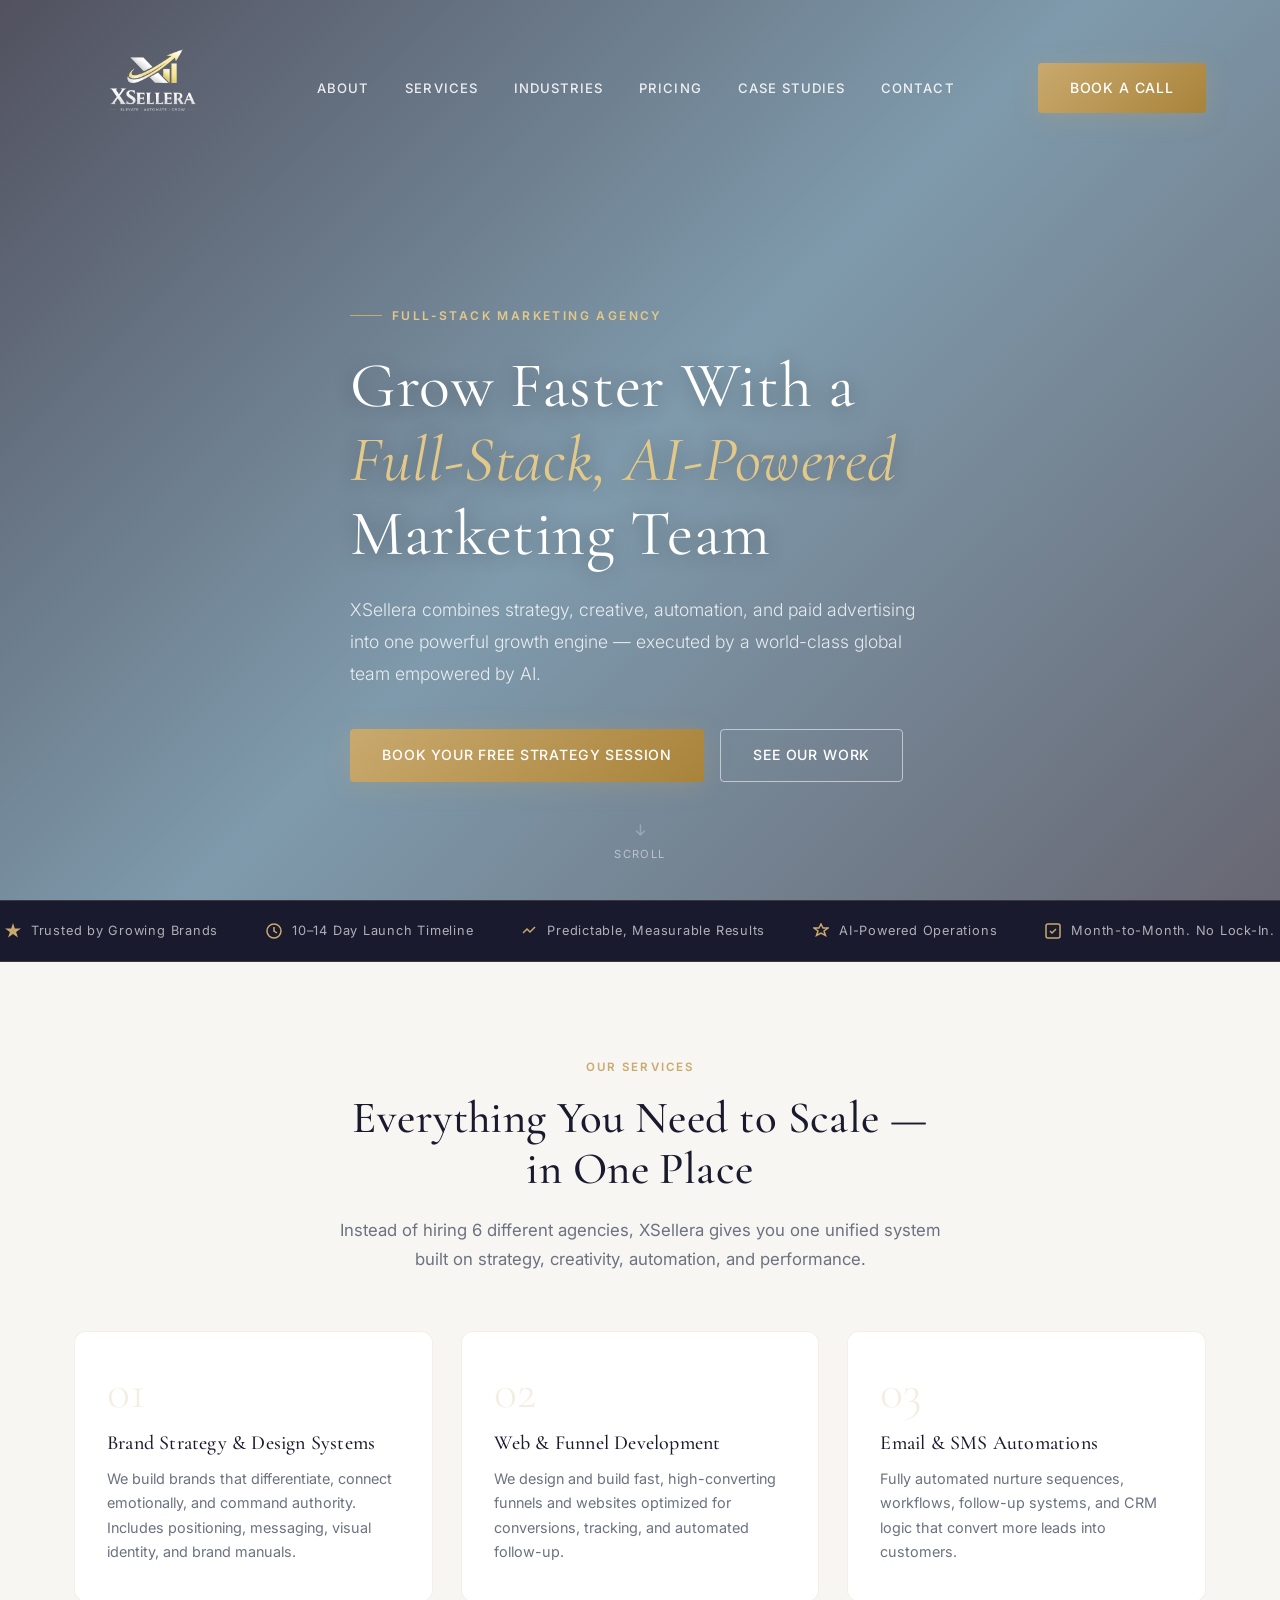
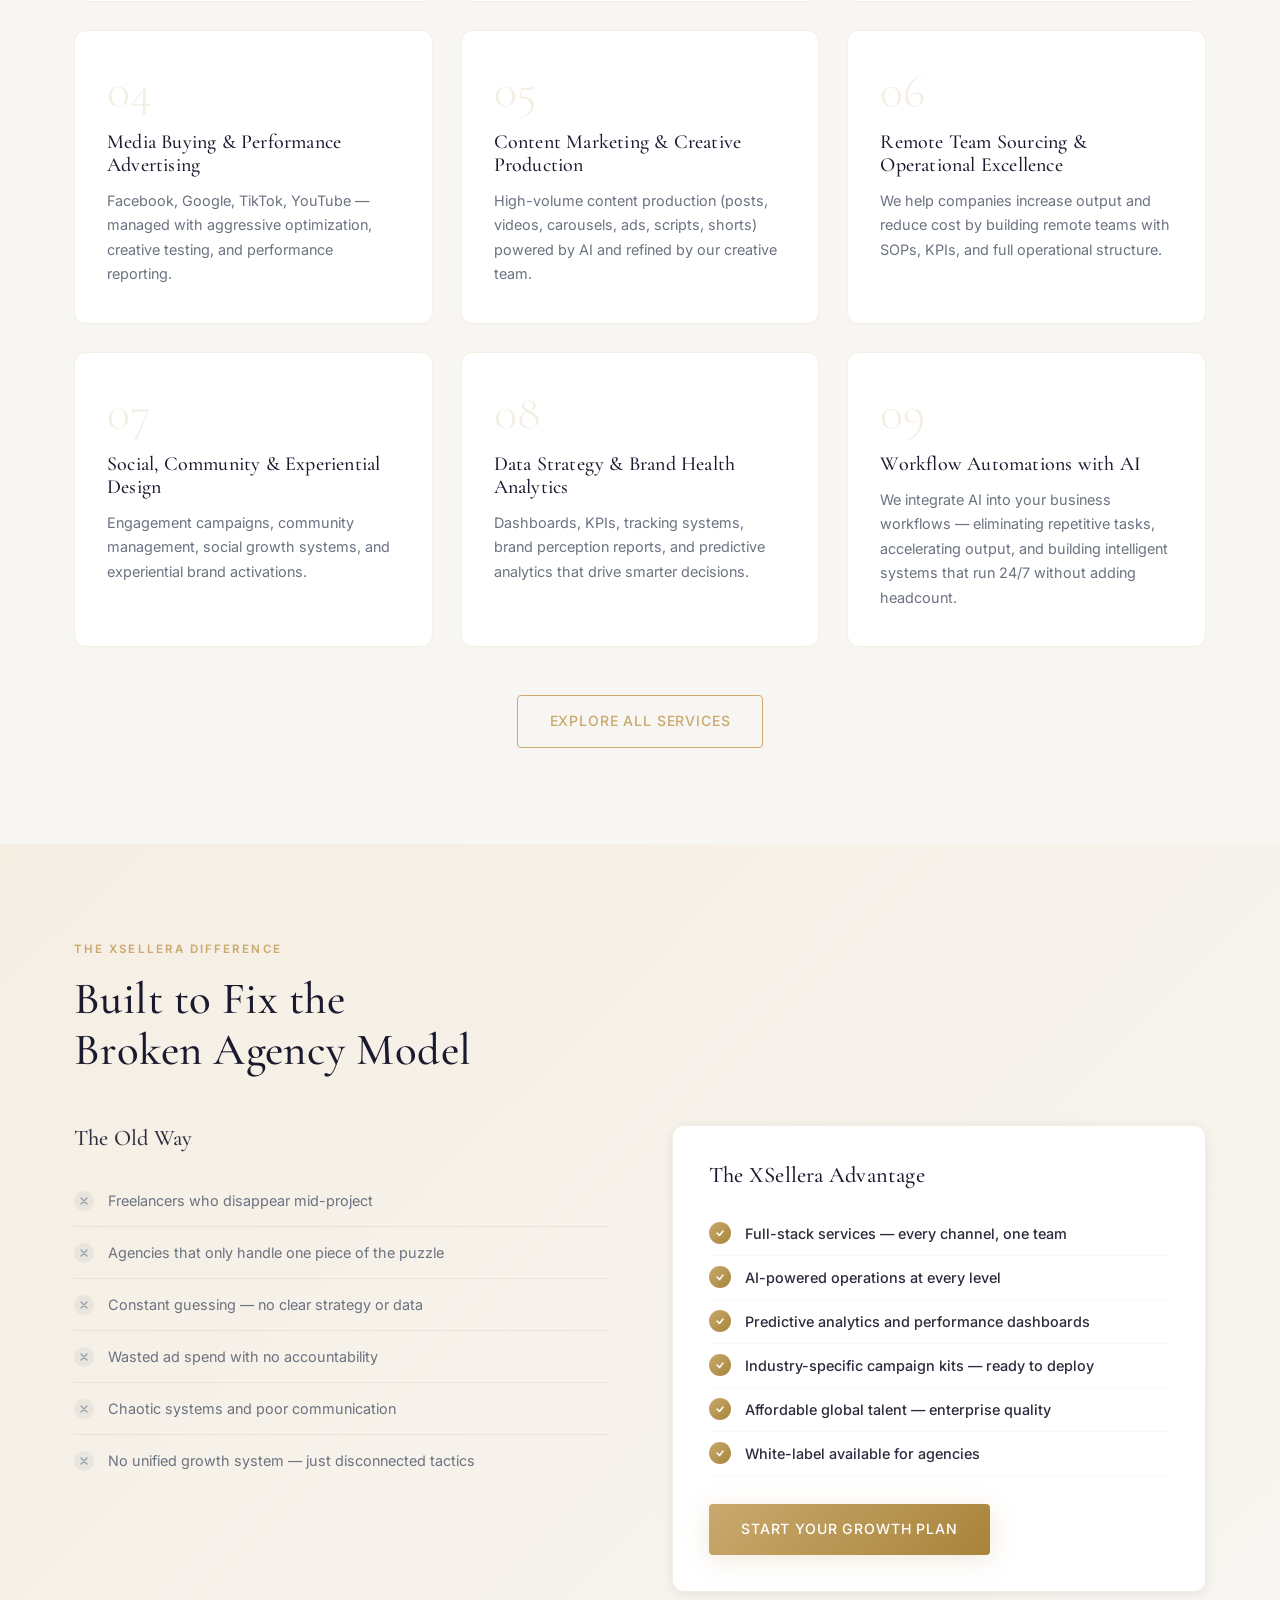
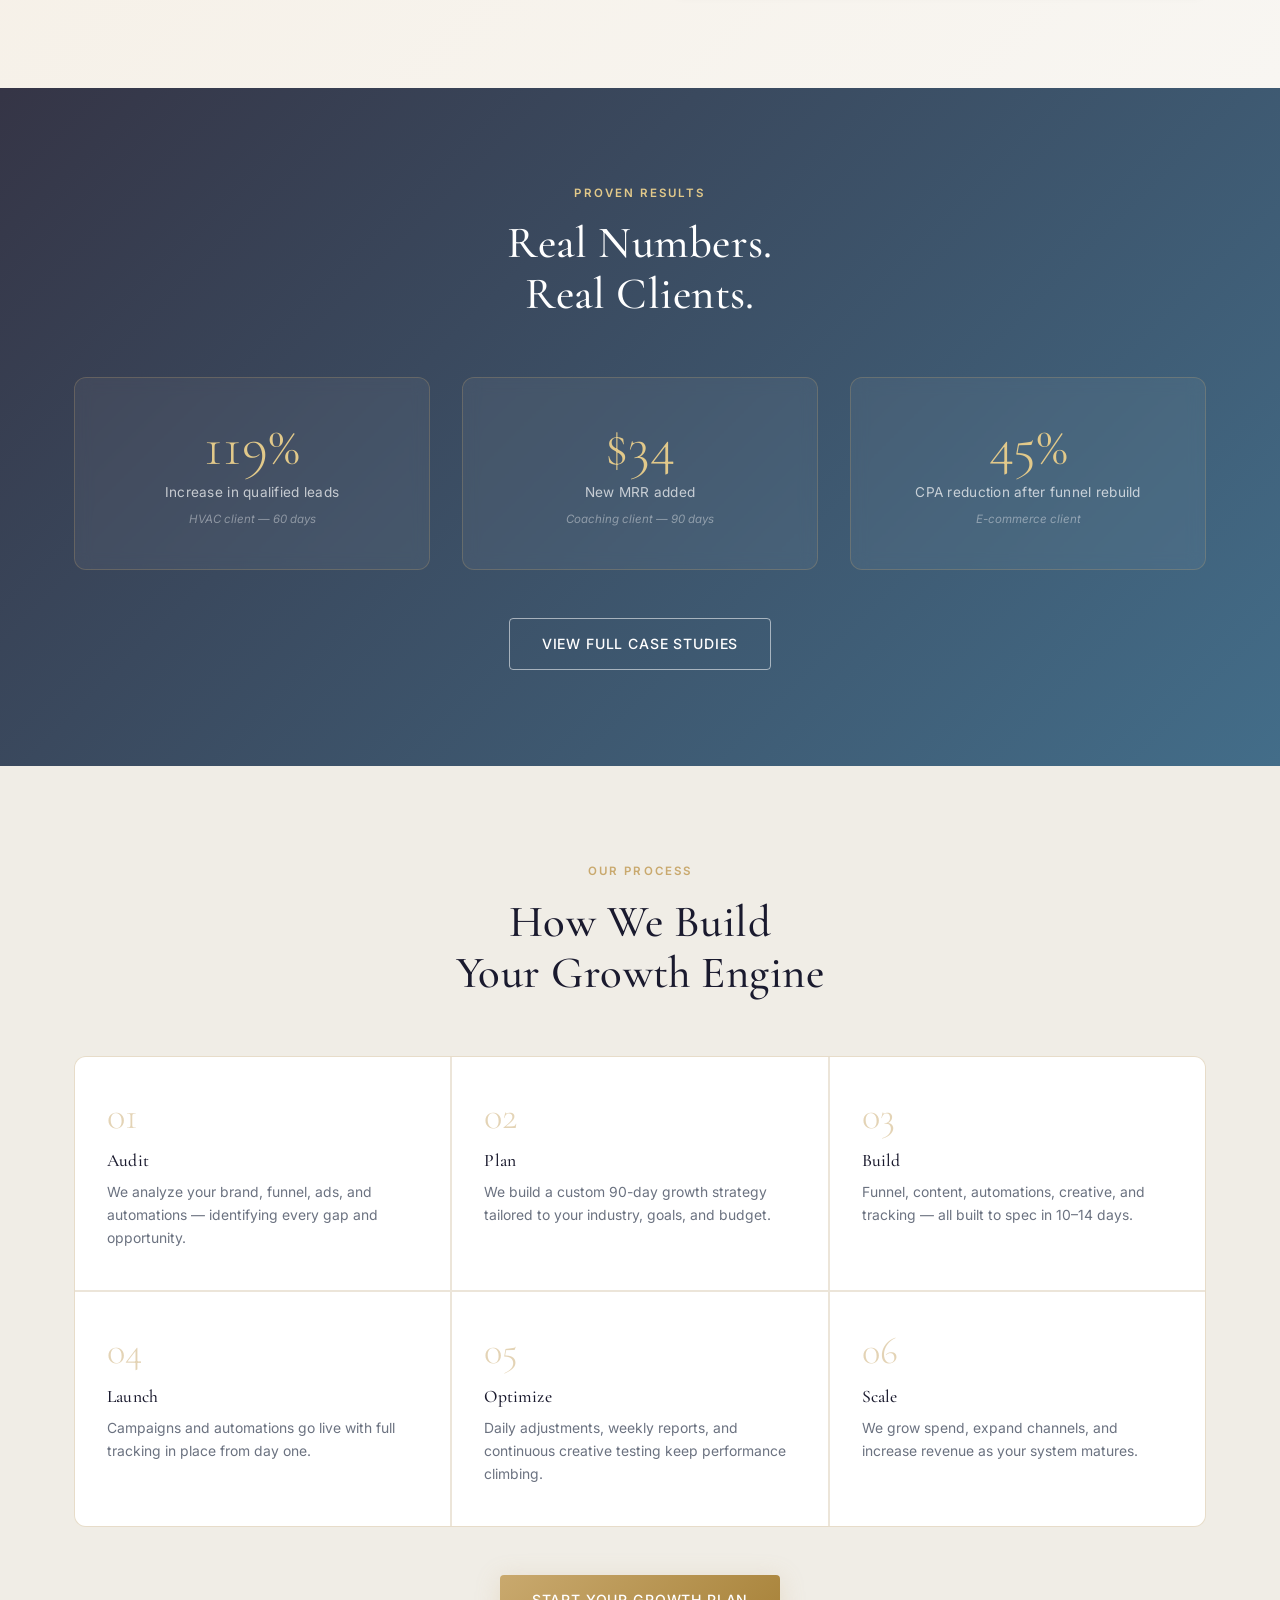
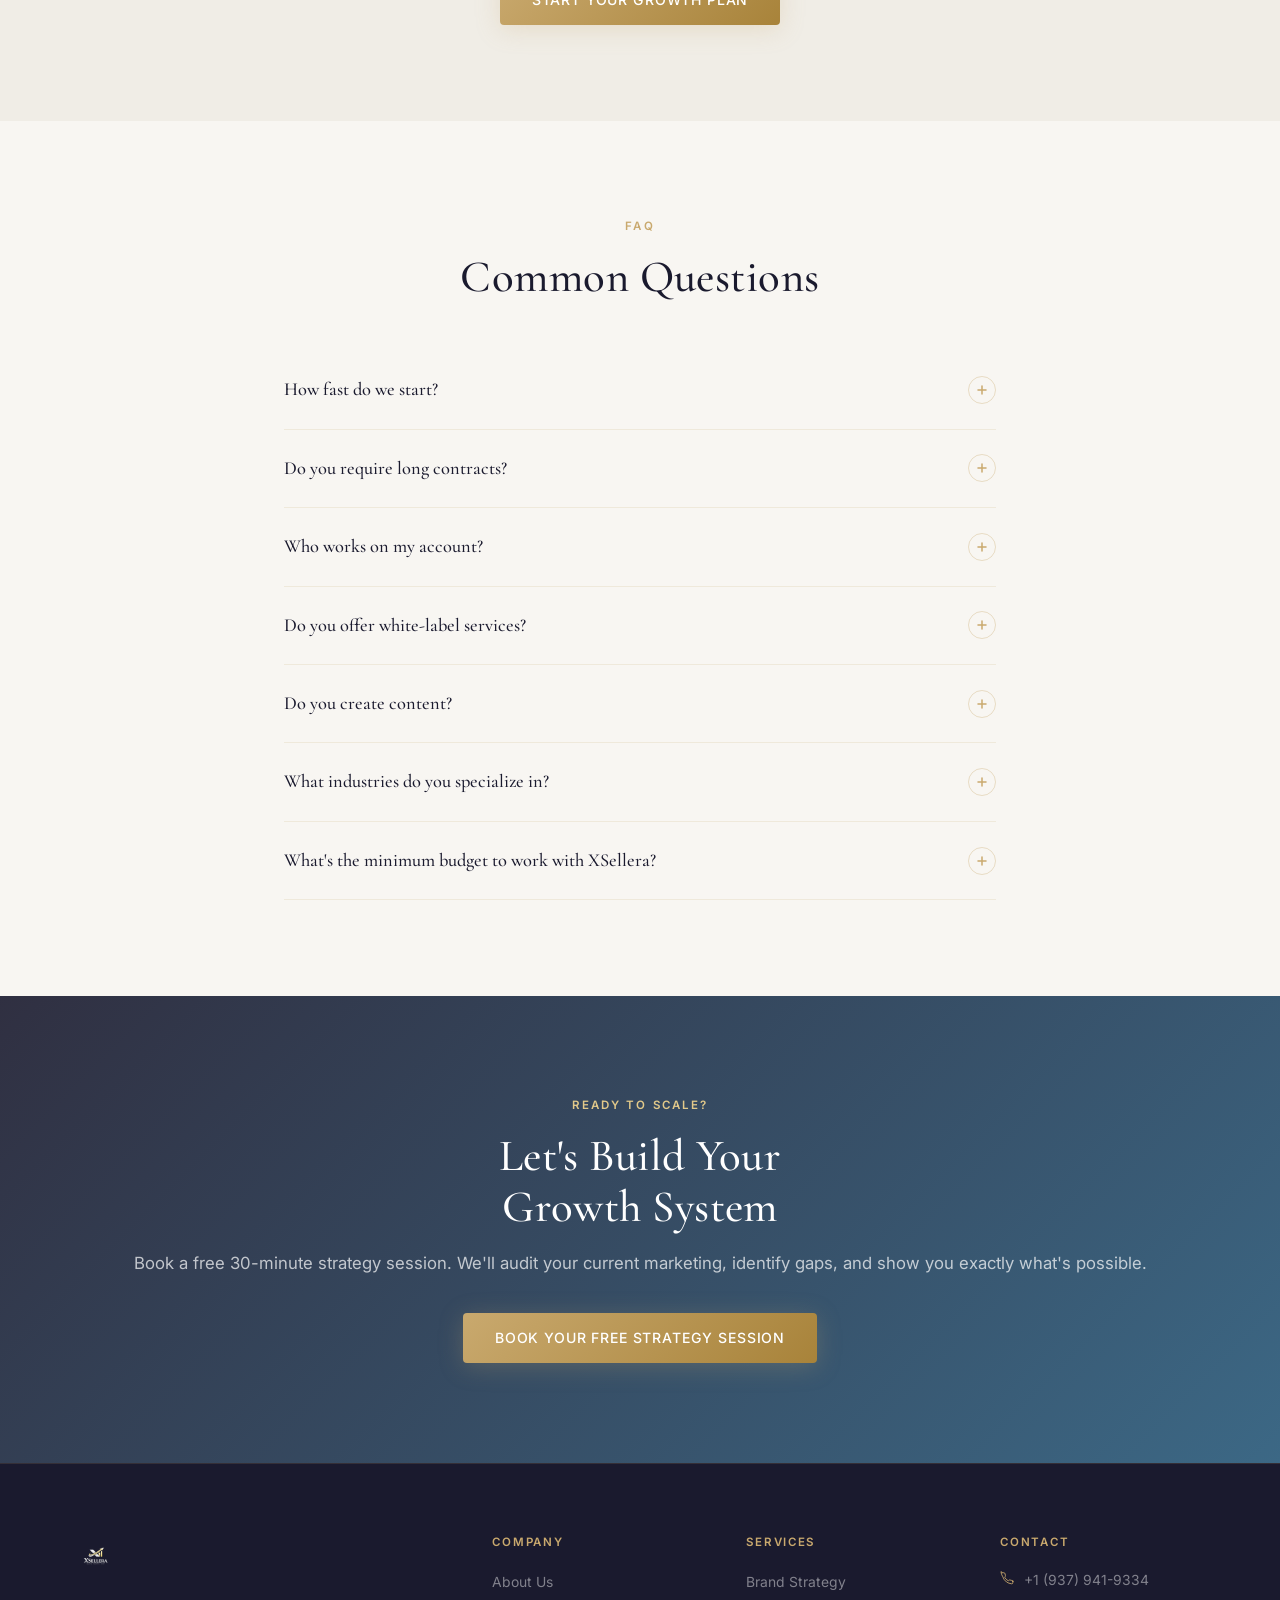
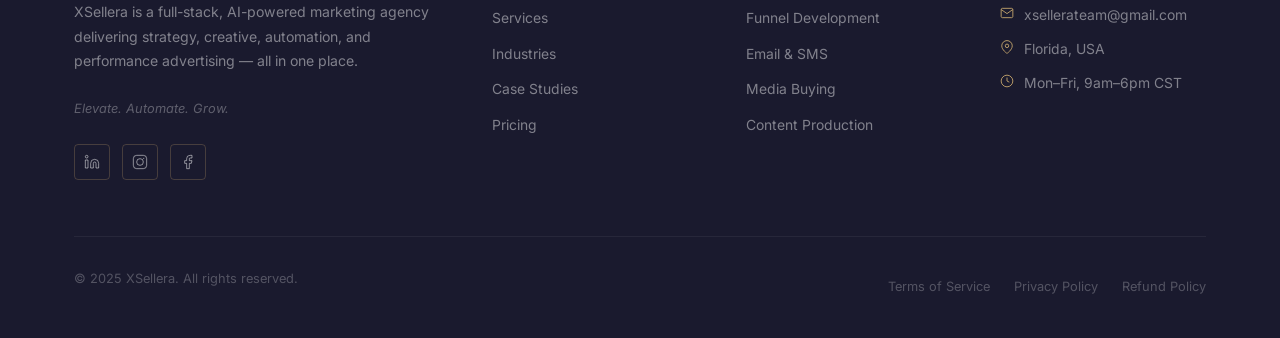
<file: index.html>
<!DOCTYPE html>
<html lang="en">
<head>
  <meta charset="UTF-8" />
  <meta name="viewport" content="width=device-width, initial-scale=1.0" />
  <title>XSellera — Elevate. Automate. Grow.</title>
  <meta name="description" content="XSellera combines strategy, creative, automation, and paid advertising into one powerful growth engine — executed by a world-class global team empowered by AI." />
  <link rel="stylesheet" href="css/style.css?v=3" />
  <link rel="icon" type="image/png" href="images/xsellera-logo.png" />
</head>
<body>

<!-- ── NAVIGATION ── -->
<nav class="nav" id="nav">
  <div class="nav-inner">
    <a href="index.html" class="nav-logo">
      <img src="images/xsellera-logo.png" alt="XSellera" />
    </a>
    <div class="nav-links">
      <a href="about.html">About</a>
      <a href="services.html">Services</a>
      <a href="industries.html">Industries</a>
      <a href="pricing.html">Pricing</a>
      <a href="case-studies.html">Case Studies</a>
      <a href="contact.html">Contact</a>
    </div>
    <div class="nav-cta">
      <a href="https://calendar.app.google/ZjDUH3MxkTVkKUDi7" target="_blank" class="btn btn-primary">Book a Call</a>
    </div>
    <div class="nav-hamburger" id="hamburger" aria-label="Menu">
      <span></span><span></span><span></span>
    </div>
  </div>
</nav>

<!-- ── MOBILE MENU ── -->
<div class="mobile-menu" id="mobileMenu">
  <button class="mobile-close" id="mobileClose">&times;</button>
  <a href="about.html">About</a>
  <a href="services.html">Services</a>
  <a href="industries.html">Industries</a>
  <a href="pricing.html">Pricing</a>
  <a href="case-studies.html">Case Studies</a>
  <a href="contact.html">Contact</a>
  <a href="https://calendar.app.google/ZjDUH3MxkTVkKUDi7" target="_blank" class="btn btn-primary" style="margin-top:16px;">Book a Call</a>
</div>

<!-- ── HERO ── -->
<section class="hero">
  <div class="hero-bg" style="background-image: url('https://images.unsplash.com/photo-1505118380757-91f5f5632de0?w=1920&q=85&fit=crop');"></div>
  <div class="hero-overlay"></div>
  <div class="hero-content container">
    <div class="hero-tag">Full-Stack Marketing Agency</div>
    <h1>Grow Faster With a<br><em>Full-Stack, AI-Powered</em><br>Marketing Team</h1>
    <p class="hero-sub">XSellera combines strategy, creative, automation, and paid advertising into one powerful growth engine — executed by a world-class global team empowered by AI.</p>
    <div class="hero-ctas">
      <a href="https://calendar.app.google/ZjDUH3MxkTVkKUDi7" target="_blank" class="btn btn-primary">Book Your Free Strategy Session</a>
      <a href="case-studies.html" class="btn btn-outline">See Our Work</a>
    </div>
  </div>
  <div class="hero-scroll">
    <svg width="16" height="16" viewBox="0 0 16 16" fill="none"><path d="M8 3v10M4 9l4 4 4-4" stroke="currentColor" stroke-width="1.5" stroke-linecap="round" stroke-linejoin="round"/></svg>
    Scroll
  </div>
</section>

<!-- ── TRUST BAR ── -->
<div class="trust-bar">
  <div class="trust-bar-inner">
    <div class="trust-item">
      <svg width="16" height="16" viewBox="0 0 16 16" fill="currentColor"><path d="M8 0l1.8 5.4H16l-4.9 3.5 1.8 5.5L8 11 3.1 14.4l1.8-5.5L0 5.4h6.2z"/></svg>
      Trusted by Growing Brands
    </div>
    <div class="trust-item">
      <svg width="16" height="16" viewBox="0 0 16 16" fill="none" stroke="currentColor" stroke-width="1.5"><circle cx="8" cy="8" r="7"/><path d="M8 4v4l3 2"/></svg>
      10–14 Day Launch Timeline
    </div>
    <div class="trust-item">
      <svg width="16" height="16" viewBox="0 0 16 16" fill="none" stroke="currentColor" stroke-width="1.5"><path d="M2 10l4-4 3 3 5-5"/></svg>
      Predictable, Measurable Results
    </div>
    <div class="trust-item">
      <svg width="16" height="16" viewBox="0 0 16 16" fill="none" stroke="currentColor" stroke-width="1.5"><path d="M8 1l2 4h5l-4 3 1.5 4.5L8 10l-4.5 2.5L5 8 1 5h5z"/></svg>
      AI-Powered Operations
    </div>
    <div class="trust-item">
      <svg width="16" height="16" viewBox="0 0 16 16" fill="none" stroke="currentColor" stroke-width="1.5"><rect x="1" y="1" width="14" height="14" rx="2"/><path d="M5 8l2 2 4-4"/></svg>
      Month-to-Month. No Lock-In.
    </div>
  </div>
</div>

<!-- ── WHAT WE DO ── -->
<section class="section services-section">
  <div class="container">
    <div class="text-center" style="margin-bottom: 56px;">
      <span class="section-label">Our Services</span>
      <h2 class="section-title fade-up">Everything You Need to Scale —<br>in One Place</h2>
      <p class="section-subtitle fade-up fade-up-delay-1" style="margin: 0 auto;">Instead of hiring 6 different agencies, XSellera gives you one unified system built on strategy, creativity, automation, and performance.</p>
    </div>
    <div class="grid-auto">
      <div class="service-card fade-up">
        <div class="service-number">01</div>
        <h3>Brand Strategy &amp; Design Systems</h3>
        <p>We build brands that differentiate, connect emotionally, and command authority. Includes positioning, messaging, visual identity, and brand manuals.</p>
      </div>
      <div class="service-card fade-up fade-up-delay-1">
        <div class="service-number">02</div>
        <h3>Web &amp; Funnel Development</h3>
        <p>We design and build fast, high-converting funnels and websites optimized for conversions, tracking, and automated follow-up.</p>
      </div>
      <div class="service-card fade-up fade-up-delay-2">
        <div class="service-number">03</div>
        <h3>Email &amp; SMS Automations</h3>
        <p>Fully automated nurture sequences, workflows, follow-up systems, and CRM logic that convert more leads into customers.</p>
      </div>
      <div class="service-card fade-up">
        <div class="service-number">04</div>
        <h3>Media Buying &amp; Performance Advertising</h3>
        <p>Facebook, Google, TikTok, YouTube — managed with aggressive optimization, creative testing, and performance reporting.</p>
      </div>
      <div class="service-card fade-up fade-up-delay-1">
        <div class="service-number">05</div>
        <h3>Content Marketing &amp; Creative Production</h3>
        <p>High-volume content production (posts, videos, carousels, ads, scripts, shorts) powered by AI and refined by our creative team.</p>
      </div>
      <div class="service-card fade-up fade-up-delay-2">
        <div class="service-number">06</div>
        <h3>Remote Team Sourcing &amp; Operational Excellence</h3>
        <p>We help companies increase output and reduce cost by building remote teams with SOPs, KPIs, and full operational structure.</p>
      </div>
      <div class="service-card fade-up">
        <div class="service-number">07</div>
        <h3>Social, Community &amp; Experiential Design</h3>
        <p>Engagement campaigns, community management, social growth systems, and experiential brand activations.</p>
      </div>
      <div class="service-card fade-up fade-up-delay-1">
        <div class="service-number">08</div>
        <h3>Data Strategy &amp; Brand Health Analytics</h3>
        <p>Dashboards, KPIs, tracking systems, brand perception reports, and predictive analytics that drive smarter decisions.</p>
      </div>
      <div class="service-card fade-up fade-up-delay-2">
        <div class="service-number">09</div>
        <h3>Workflow Automations with AI</h3>
        <p>We integrate AI into your business workflows — eliminating repetitive tasks, accelerating output, and building intelligent systems that run 24/7 without adding headcount.</p>
      </div>
    </div>
    <div class="text-center" style="margin-top: 48px;">
      <a href="services.html" class="btn btn-outline-gold">Explore All Services</a>
    </div>
  </div>
</section>

<!-- ── WHY XSELLERA ── -->
<section class="section why-section">
  <div class="container">
    <span class="section-label">The XSellera Difference</span>
    <h2 class="section-title fade-up">Built to Fix the<br>Broken Agency Model</h2>
    <div class="why-split" style="margin-top: 48px;">
      <div class="why-problems fade-up">
        <h3>The Old Way</h3>
        <div class="problem-item">
          <div class="problem-icon"><svg width="10" height="10" viewBox="0 0 10 10" fill="none"><path d="M2 2l6 6M8 2L2 8" stroke="currentColor" stroke-width="1.5" stroke-linecap="round"/></svg></div>
          <p>Freelancers who disappear mid-project</p>
        </div>
        <div class="problem-item">
          <div class="problem-icon"><svg width="10" height="10" viewBox="0 0 10 10" fill="none"><path d="M2 2l6 6M8 2L2 8" stroke="currentColor" stroke-width="1.5" stroke-linecap="round"/></svg></div>
          <p>Agencies that only handle one piece of the puzzle</p>
        </div>
        <div class="problem-item">
          <div class="problem-icon"><svg width="10" height="10" viewBox="0 0 10 10" fill="none"><path d="M2 2l6 6M8 2L2 8" stroke="currentColor" stroke-width="1.5" stroke-linecap="round"/></svg></div>
          <p>Constant guessing — no clear strategy or data</p>
        </div>
        <div class="problem-item">
          <div class="problem-icon"><svg width="10" height="10" viewBox="0 0 10 10" fill="none"><path d="M2 2l6 6M8 2L2 8" stroke="currentColor" stroke-width="1.5" stroke-linecap="round"/></svg></div>
          <p>Wasted ad spend with no accountability</p>
        </div>
        <div class="problem-item">
          <div class="problem-icon"><svg width="10" height="10" viewBox="0 0 10 10" fill="none"><path d="M2 2l6 6M8 2L2 8" stroke="currentColor" stroke-width="1.5" stroke-linecap="round"/></svg></div>
          <p>Chaotic systems and poor communication</p>
        </div>
        <div class="problem-item">
          <div class="problem-icon"><svg width="10" height="10" viewBox="0 0 10 10" fill="none"><path d="M2 2l6 6M8 2L2 8" stroke="currentColor" stroke-width="1.5" stroke-linecap="round"/></svg></div>
          <p>No unified growth system — just disconnected tactics</p>
        </div>
      </div>
      <div class="advantage-card fade-up fade-up-delay-1">
        <h3>The XSellera Advantage</h3>
        <div class="advantage-item">
          <div class="check"><svg width="10" height="10" viewBox="0 0 10 10" fill="none"><path d="M2 5l2.5 2.5L8 3" stroke="currentColor" stroke-width="1.5" stroke-linecap="round" stroke-linejoin="round"/></svg></div>
          <span>Full-stack services — every channel, one team</span>
        </div>
        <div class="advantage-item">
          <div class="check"><svg width="10" height="10" viewBox="0 0 10 10" fill="none"><path d="M2 5l2.5 2.5L8 3" stroke="currentColor" stroke-width="1.5" stroke-linecap="round" stroke-linejoin="round"/></svg></div>
          <span>AI-powered operations at every level</span>
        </div>
        <div class="advantage-item">
          <div class="check"><svg width="10" height="10" viewBox="0 0 10 10" fill="none"><path d="M2 5l2.5 2.5L8 3" stroke="currentColor" stroke-width="1.5" stroke-linecap="round" stroke-linejoin="round"/></svg></div>
          <span>Predictive analytics and performance dashboards</span>
        </div>
        <div class="advantage-item">
          <div class="check"><svg width="10" height="10" viewBox="0 0 10 10" fill="none"><path d="M2 5l2.5 2.5L8 3" stroke="currentColor" stroke-width="1.5" stroke-linecap="round" stroke-linejoin="round"/></svg></div>
          <span>Industry-specific campaign kits — ready to deploy</span>
        </div>
        <div class="advantage-item">
          <div class="check"><svg width="10" height="10" viewBox="0 0 10 10" fill="none"><path d="M2 5l2.5 2.5L8 3" stroke="currentColor" stroke-width="1.5" stroke-linecap="round" stroke-linejoin="round"/></svg></div>
          <span>Affordable global talent — enterprise quality</span>
        </div>
        <div class="advantage-item">
          <div class="check"><svg width="10" height="10" viewBox="0 0 10 10" fill="none"><path d="M2 5l2.5 2.5L8 3" stroke="currentColor" stroke-width="1.5" stroke-linecap="round" stroke-linejoin="round"/></svg></div>
          <span>White-label available for agencies</span>
        </div>
        <div style="margin-top: 28px;">
          <a href="https://calendar.app.google/ZjDUH3MxkTVkKUDi7" target="_blank" class="btn btn-primary">Start Your Growth Plan</a>
        </div>
      </div>
    </div>
  </div>
</section>

<!-- ── RESULTS ── -->
<section class="section results-section">
  <div class="results-overlay"></div>
  <div class="container">
    <div class="text-center" style="margin-bottom: 56px;">
      <span class="section-label" style="color: var(--gold-light);">Proven Results</span>
      <h2 class="section-title fade-up text-white">Real Numbers.<br>Real Clients.</h2>
    </div>
    <div class="grid-3">
      <div class="stat-card fade-up">
        <div class="stat-number" data-count="139" data-suffix="%">139%</div>
        <div class="stat-label">Increase in qualified leads</div>
        <div class="stat-context">HVAC client — 60 days</div>
      </div>
      <div class="stat-card fade-up fade-up-delay-1">
        <div class="stat-number" data-prefix="$" data-count="40">$40K</div>
        <div class="stat-label">New MRR added</div>
        <div class="stat-context">Coaching client — 90 days</div>
      </div>
      <div class="stat-card fade-up fade-up-delay-2">
        <div class="stat-number" data-count="52" data-suffix="%">52%</div>
        <div class="stat-label">CPA reduction after funnel rebuild</div>
        <div class="stat-context">E-commerce client</div>
      </div>
    </div>
    <div class="text-center" style="margin-top: 48px;">
      <a href="case-studies.html" class="btn btn-outline">View Full Case Studies</a>
    </div>
  </div>
</section>

<!-- ── HOW IT WORKS ── -->
<section class="section process-section">
  <div class="container">
    <div class="text-center" style="margin-bottom: 56px;">
      <span class="section-label">Our Process</span>
      <h2 class="section-title fade-up">How We Build<br>Your Growth Engine</h2>
    </div>
    <div class="process-grid fade-up">
      <div class="process-step">
        <div class="step-num">01</div>
        <h4>Audit</h4>
        <p>We analyze your brand, funnel, ads, and automations — identifying every gap and opportunity.</p>
      </div>
      <div class="process-step">
        <div class="step-num">02</div>
        <h4>Plan</h4>
        <p>We build a custom 90-day growth strategy tailored to your industry, goals, and budget.</p>
      </div>
      <div class="process-step">
        <div class="step-num">03</div>
        <h4>Build</h4>
        <p>Funnel, content, automations, creative, and tracking — all built to spec in 10–14 days.</p>
      </div>
      <div class="process-step">
        <div class="step-num">04</div>
        <h4>Launch</h4>
        <p>Campaigns and automations go live with full tracking in place from day one.</p>
      </div>
      <div class="process-step">
        <div class="step-num">05</div>
        <h4>Optimize</h4>
        <p>Daily adjustments, weekly reports, and continuous creative testing keep performance climbing.</p>
      </div>
      <div class="process-step">
        <div class="step-num">06</div>
        <h4>Scale</h4>
        <p>We grow spend, expand channels, and increase revenue as your system matures.</p>
      </div>
    </div>
    <div class="text-center" style="margin-top: 48px;">
      <a href="https://calendar.app.google/ZjDUH3MxkTVkKUDi7" target="_blank" class="btn btn-primary">Start Your Growth Plan</a>
    </div>
  </div>
</section>

<!-- ── FAQ ── -->
<section class="section faq-section">
  <div class="container" style="max-width: 760px;">
    <div class="text-center" style="margin-bottom: 48px;">
      <span class="section-label">FAQ</span>
      <h2 class="section-title fade-up">Common Questions</h2>
    </div>
    <div class="faq-item">
      <div class="faq-question">How fast do we start?<div class="faq-icon"><svg width="12" height="12" viewBox="0 0 12 12" fill="none"><path d="M6 2v8M2 6h8" stroke="currentColor" stroke-width="1.5" stroke-linecap="round"/></svg></div></div>
      <div class="faq-answer"><div class="faq-answer-inner">We launch within 10–14 days after onboarding is complete. Our team moves fast — you'll have a 90-day plan, funnel structure, and campaign setup ready before most agencies even finish their intake call.</div></div>
    </div>
    <div class="faq-item">
      <div class="faq-question">Do you require long contracts?<div class="faq-icon"><svg width="12" height="12" viewBox="0 0 12 12" fill="none"><path d="M6 2v8M2 6h8" stroke="currentColor" stroke-width="1.5" stroke-linecap="round"/></svg></div></div>
      <div class="faq-answer"><div class="faq-answer-inner">No. All services are month-to-month with a 30-day cancellation notice. We earn your continued business through results, not contractual obligations.</div></div>
    </div>
    <div class="faq-item">
      <div class="faq-question">Who works on my account?<div class="faq-icon"><svg width="12" height="12" viewBox="0 0 12 12" fill="none"><path d="M6 2v8M2 6h8" stroke="currentColor" stroke-width="1.5" stroke-linecap="round"/></svg></div></div>
      <div class="faq-answer"><div class="faq-answer-inner">A dedicated pod assigned to your brand: a Project Manager, Client Success Coordinator, Designer, Copywriter, Automation Specialist, and Media Buyer — all working under a single unified strategy.</div></div>
    </div>
    <div class="faq-item">
      <div class="faq-question">Do you offer white-label services?<div class="faq-icon"><svg width="12" height="12" viewBox="0 0 12 12" fill="none"><path d="M6 2v8M2 6h8" stroke="currentColor" stroke-width="1.5" stroke-linecap="round"/></svg></div></div>
      <div class="faq-answer"><div class="faq-answer-inner">Yes — we offer fully white-label services for agencies and consultants who want to resell our capabilities under their own brand. Contact us for partnership details.</div></div>
    </div>
    <div class="faq-item">
      <div class="faq-question">Do you create content?<div class="faq-icon"><svg width="12" height="12" viewBox="0 0 12 12" fill="none"><path d="M6 2v8M2 6h8" stroke="currentColor" stroke-width="1.5" stroke-linecap="round"/></svg></div></div>
      <div class="faq-answer"><div class="faq-answer-inner">Yes — we produce up to 30–60 content pieces per month depending on your plan: short-form videos, reels, carousels, ad creatives, scripts, and more. All powered by AI and refined by our creative team.</div></div>
    </div>
    <div class="faq-item">
      <div class="faq-question">What industries do you specialize in?<div class="faq-icon"><svg width="12" height="12" viewBox="0 0 12 12" fill="none"><path d="M6 2v8M2 6h8" stroke="currentColor" stroke-width="1.5" stroke-linecap="round"/></svg></div></div>
      <div class="faq-answer"><div class="faq-answer-inner">HVAC & Home Services, Real Estate, E-commerce, Coaching & Consulting, Construction & Trades, Transportation & Logistics, Medical & MedSpa, and Auto Repair. Each industry has a pre-built campaign kit ready to deploy.</div></div>
    </div>
    <div class="faq-item">
      <div class="faq-question">What's the minimum budget to work with XSellera?<div class="faq-icon"><svg width="12" height="12" viewBox="0 0 12 12" fill="none"><path d="M6 2v8M2 6h8" stroke="currentColor" stroke-width="1.5" stroke-linecap="round"/></svg></div></div>
      <div class="faq-answer"><div class="faq-answer-inner">Our Starter Package begins at $1,400/mo. We recommend a minimum ad spend of $1,500–$3,000/mo on top of the management fee to see meaningful results. Book a strategy call and we'll help you find the right fit.</div></div>
    </div>
  </div>
</section>

<!-- ── CTA BANNER ── -->
<section class="cta-banner">
  <div class="cta-overlay"></div>
  <div class="container">
    <span class="section-label" style="color: var(--gold-light);">Ready to Scale?</span>
    <h2>Let's Build Your<br>Growth System</h2>
    <p>Book a free 30-minute strategy session. We'll audit your current marketing, identify gaps, and show you exactly what's possible.</p>
    <a href="https://calendar.app.google/ZjDUH3MxkTVkKUDi7" target="_blank" class="btn btn-primary">Book Your Free Strategy Session</a>
  </div>
</section>

<!-- ── FOOTER ── -->
<footer class="footer">
  <div class="container">
    <div class="footer-grid">
      <div class="footer-brand">
        <img src="images/xsellera-logo.png" alt="XSellera" />
        <p>XSellera is a full-stack, AI-powered marketing agency delivering strategy, creative, automation, and performance advertising — all in one place.</p>
        <p style="font-size:0.8rem; color: rgba(255,255,255,0.3); font-style:italic;">Elevate. Automate. Grow.</p>
        <div class="footer-social" style="margin-top: 16px;">
          <a href="#" class="social-link" aria-label="LinkedIn"><svg width="16" height="16" viewBox="0 0 24 24" fill="none" stroke="currentColor" stroke-width="1.5"><path d="M16 8a6 6 0 016 6v7h-4v-7a2 2 0 00-2-2 2 2 0 00-2 2v7h-4v-7a6 6 0 016-6zM2 9h4v12H2z"/><circle cx="4" cy="4" r="2"/></svg></a>
          <a href="#" class="social-link" aria-label="Instagram"><svg width="16" height="16" viewBox="0 0 24 24" fill="none" stroke="currentColor" stroke-width="1.5"><rect x="2" y="2" width="20" height="20" rx="5"/><circle cx="12" cy="12" r="5"/><circle cx="17.5" cy="6.5" r="1" fill="currentColor" stroke="none"/></svg></a>
          <a href="#" class="social-link" aria-label="Facebook"><svg width="16" height="16" viewBox="0 0 24 24" fill="none" stroke="currentColor" stroke-width="1.5"><path d="M18 2h-3a5 5 0 00-5 5v3H7v4h3v8h4v-8h3l1-4h-4V7a1 1 0 011-1h3z"/></svg></a>
        </div>
      </div>
      <div class="footer-col">
        <h5>Company</h5>
        <ul>
          <li><a href="about.html">About Us</a></li>
          <li><a href="services.html">Services</a></li>
          <li><a href="industries.html">Industries</a></li>
          <li><a href="case-studies.html">Case Studies</a></li>
          <li><a href="pricing.html">Pricing</a></li>
        </ul>
      </div>
      <div class="footer-col">
        <h5>Services</h5>
        <ul>
          <li><a href="services.html">Brand Strategy</a></li>
          <li><a href="services.html">Funnel Development</a></li>
          <li><a href="services.html">Email &amp; SMS</a></li>
          <li><a href="services.html">Media Buying</a></li>
          <li><a href="services.html">Content Production</a></li>
        </ul>
      </div>
      <div class="footer-col">
        <h5>Contact</h5>
        <div class="footer-contact-item">
          <svg width="14" height="14" viewBox="0 0 24 24" fill="none" stroke="currentColor" stroke-width="1.5"><path d="M22 16.92v3a2 2 0 01-2.18 2 19.79 19.79 0 01-8.63-3.07A19.5 19.5 0 014.69 9.81a19.79 19.79 0 01-3.07-8.67A2 2 0 013.6 3h3a2 2 0 012 1.72c.127.96.361 1.903.7 2.81a2 2 0 01-.45 2.11L7.91 10.6a16 16 0 006.29 6.29l.96-.96a2 2 0 012.11-.45c.907.339 1.85.573 2.81.7A2 2 0 0122 18.92v-2z"/></svg>
          <a href="tel:+19379419334">+1 (937) 941-9334</a>
        </div>
        <div class="footer-contact-item">
          <svg width="14" height="14" viewBox="0 0 24 24" fill="none" stroke="currentColor" stroke-width="1.5"><path d="M4 4h16c1.1 0 2 .9 2 2v12c0 1.1-.9 2-2 2H4c-1.1 0-2-.9-2-2V6c0-1.1.9-2 2-2z"/><polyline points="22,6 12,13 2,6"/></svg>
          <a href="mailto:xsellerateam@gmail.com">xsellerateam@gmail.com</a>
        </div>
        <div class="footer-contact-item">
          <svg width="14" height="14" viewBox="0 0 24 24" fill="none" stroke="currentColor" stroke-width="1.5"><path d="M21 10c0 7-9 13-9 13s-9-6-9-13a9 9 0 0118 0z"/><circle cx="12" cy="10" r="3"/></svg>
          <span>Florida, USA</span>
        </div>
        <div class="footer-contact-item">
          <svg width="14" height="14" viewBox="0 0 24 24" fill="none" stroke="currentColor" stroke-width="1.5"><circle cx="12" cy="12" r="10"/><path d="M12 6v6l4 2"/></svg>
          <span>Mon–Fri, 9am–6pm CST</span>
        </div>
      </div>
    </div>
    <div class="footer-bottom">
      <p class="footer-copy">&copy; 2025 XSellera. All rights reserved.</p>
      <div class="footer-legal">
        <a href="legal.html#terms">Terms of Service</a>
        <a href="legal.html#privacy">Privacy Policy</a>
        <a href="legal.html#refund">Refund Policy</a>
      </div>
    </div>
  </div>
</footer>

<script src="js/main.js"></script>
</body>
</html>
</file>
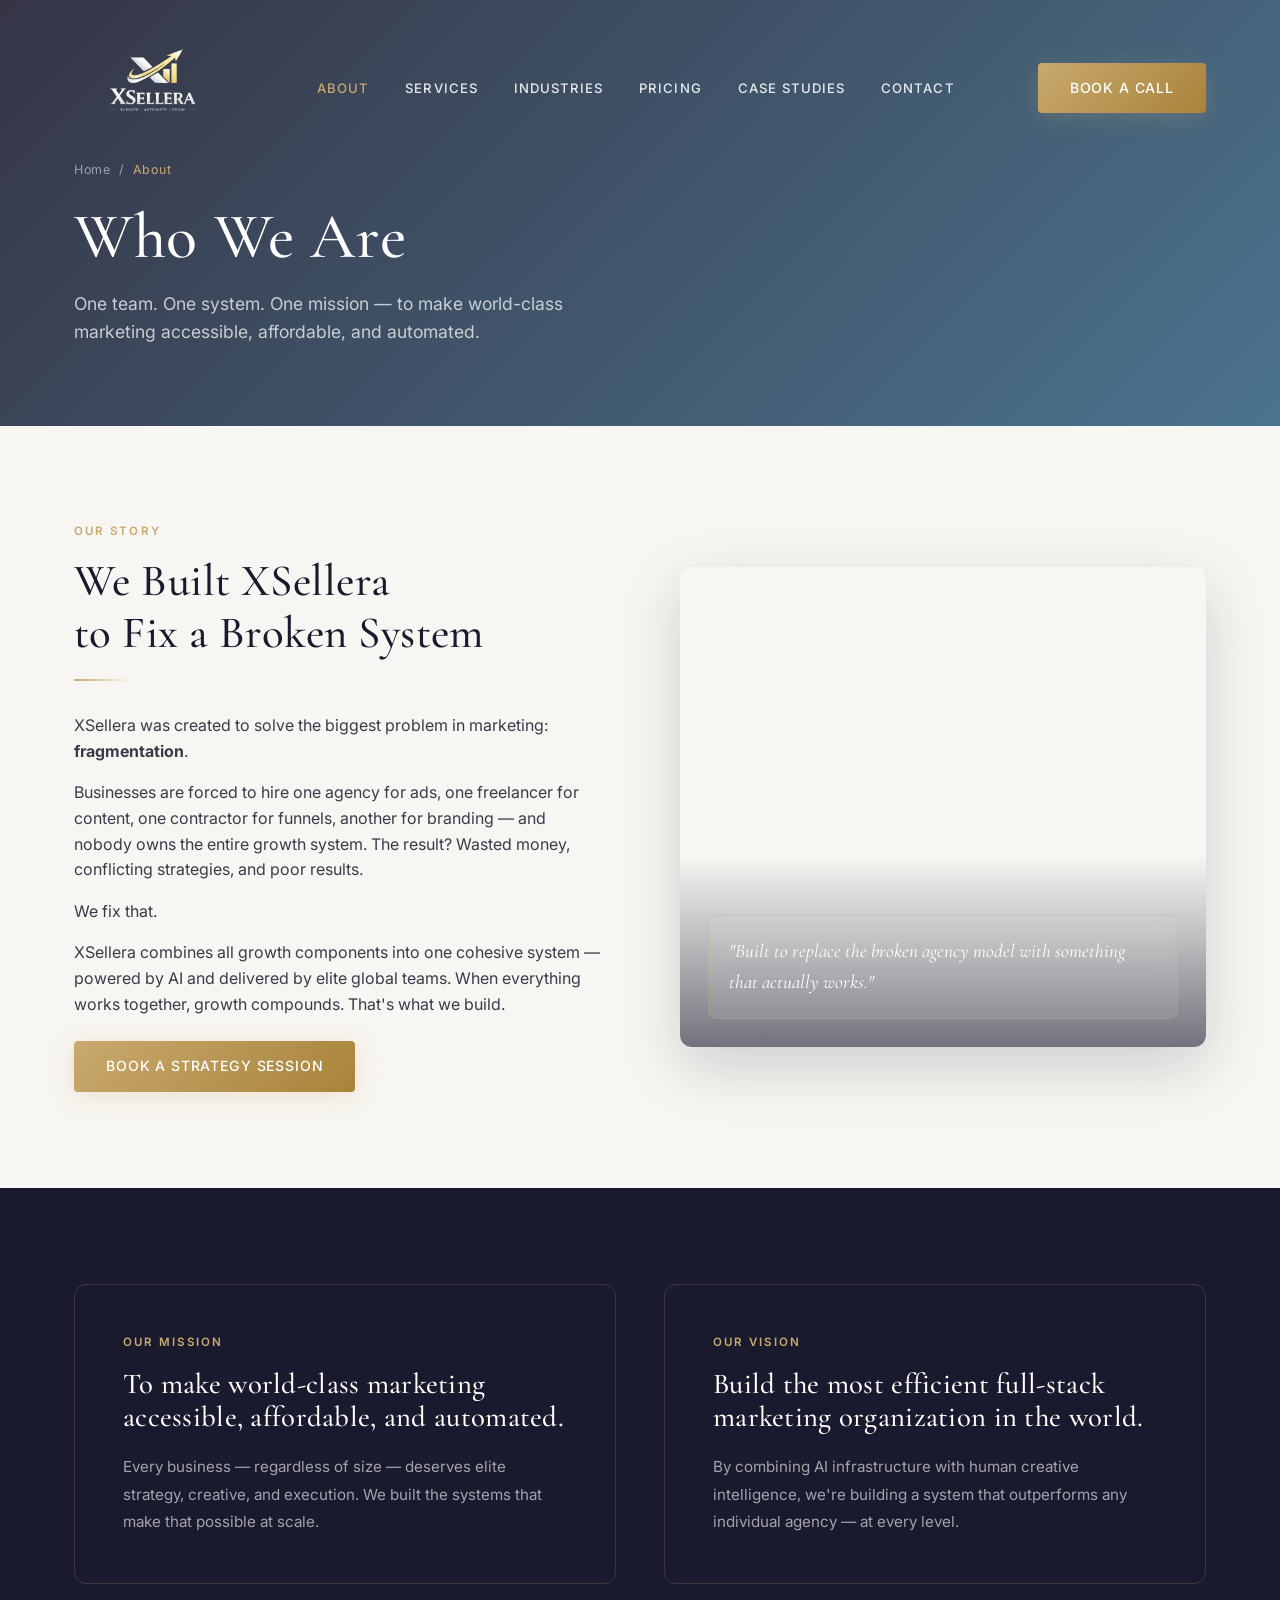
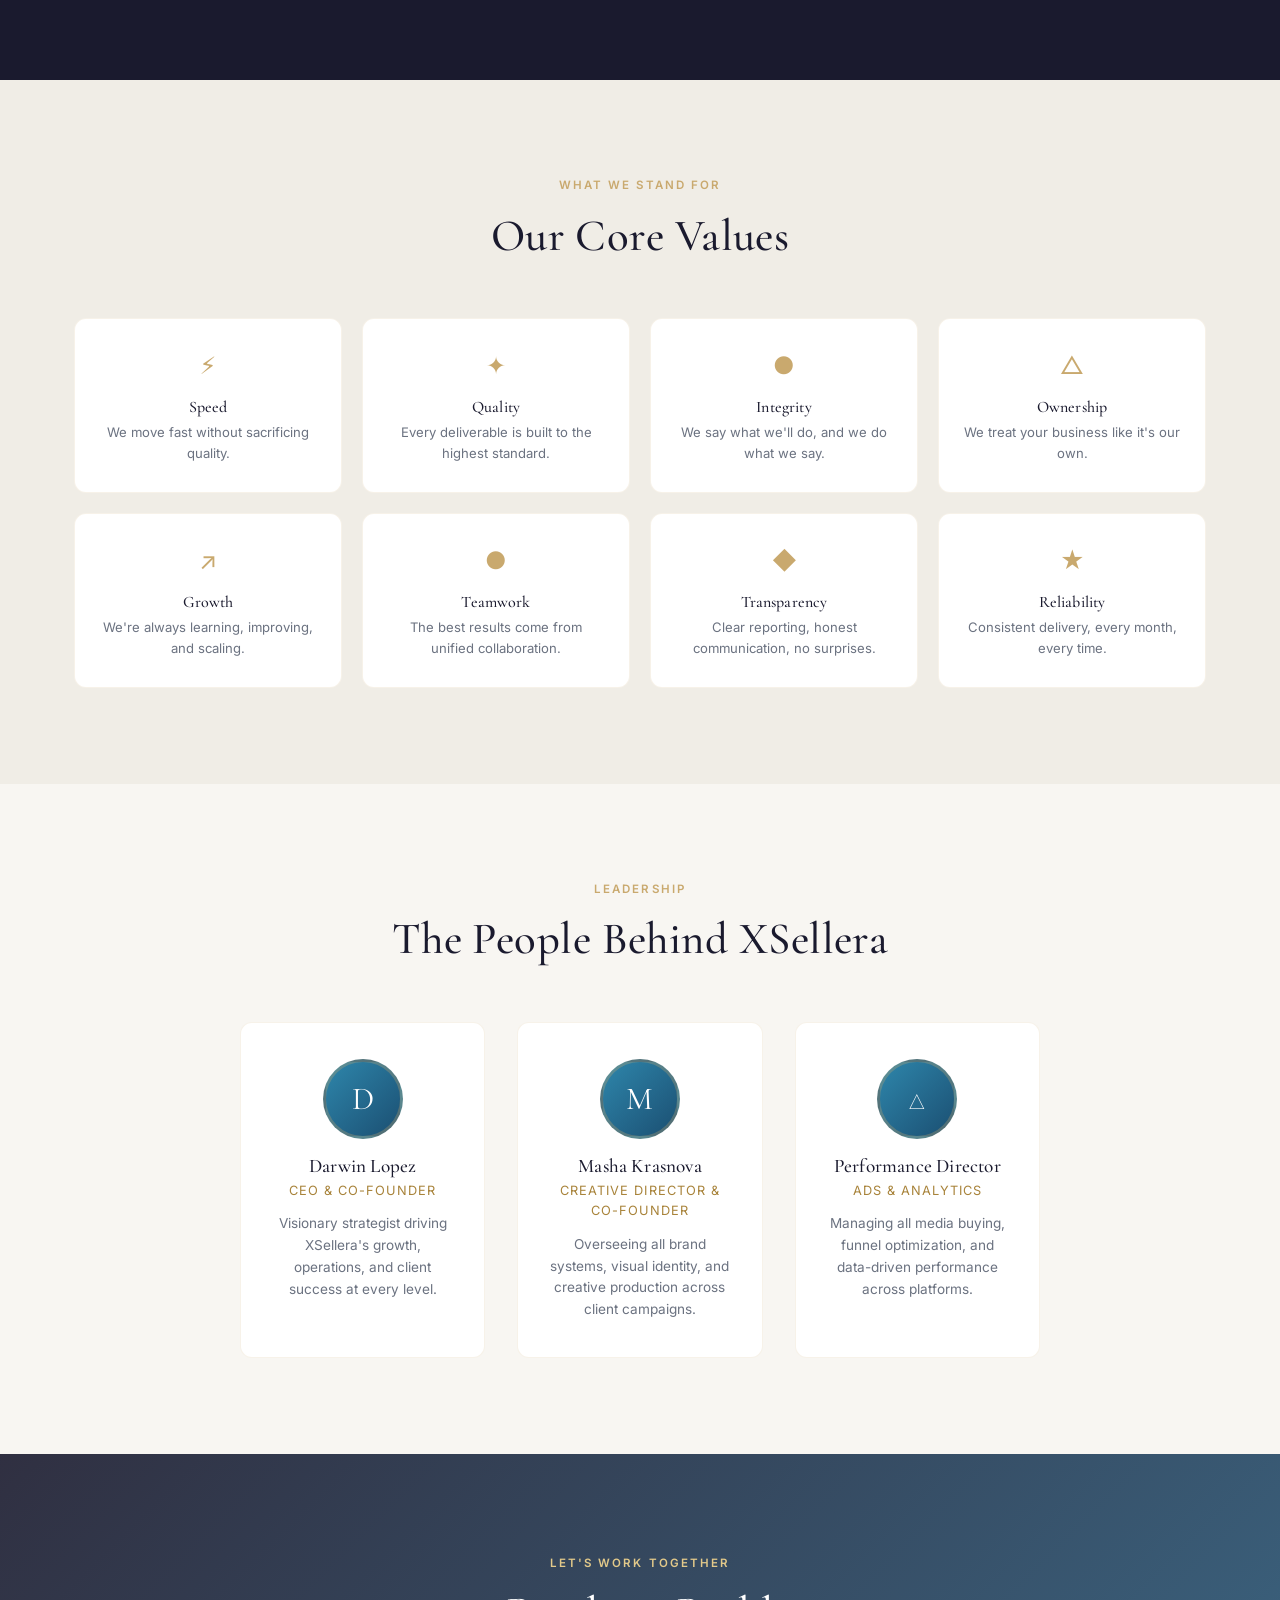
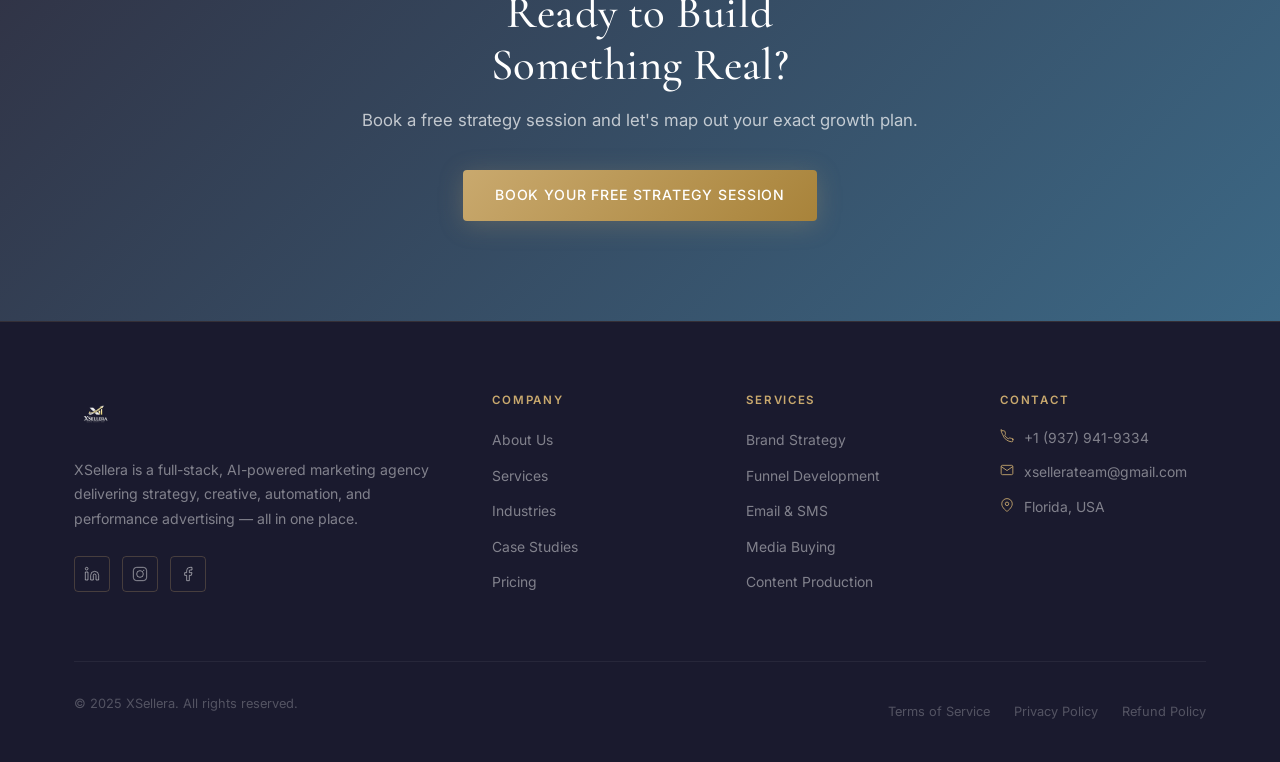
<file: about.html>
<!DOCTYPE html>
<html lang="en">
<head>
  <meta charset="UTF-8" />
  <meta name="viewport" content="width=device-width, initial-scale=1.0" />
  <title>About — XSellera</title>
  <meta name="description" content="XSellera was created to solve the biggest problem in marketing: fragmentation. One unified system. One elite team. One growth engine." />
  <link rel="stylesheet" href="css/style.css?v=3" />
  <link rel="icon" type="image/png" href="images/xsellera-logo.png" />
</head>
<body>

<nav class="nav" id="nav">
  <div class="nav-inner">
    <a href="index.html" class="nav-logo"><img src="images/xsellera-logo.png" alt="XSellera" /></a>
    <div class="nav-links">
      <a href="about.html">About</a>
      <a href="services.html">Services</a>
      <a href="industries.html">Industries</a>
      <a href="pricing.html">Pricing</a>
      <a href="case-studies.html">Case Studies</a>
      <a href="contact.html">Contact</a>
    </div>
    <div class="nav-cta">
      <a href="https://calendar.app.google/ZjDUH3MxkTVkKUDi7" target="_blank" class="btn btn-primary">Book a Call</a>
    </div>
    <div class="nav-hamburger" id="hamburger"><span></span><span></span><span></span></div>
  </div>
</nav>

<div class="mobile-menu" id="mobileMenu">
  <button class="mobile-close" id="mobileClose">&times;</button>
  <a href="about.html">About</a>
  <a href="services.html">Services</a>
  <a href="industries.html">Industries</a>
  <a href="pricing.html">Pricing</a>
  <a href="case-studies.html">Case Studies</a>
  <a href="contact.html">Contact</a>
  <a href="https://calendar.app.google/ZjDUH3MxkTVkKUDi7" target="_blank" class="btn btn-primary" style="margin-top:16px;">Book a Call</a>
</div>

<!-- PAGE HERO -->
<section class="page-hero">
  <div class="page-hero-overlay"></div>
  <div class="container">
    <div class="breadcrumb"><a href="index.html">Home</a> / <span>About</span></div>
    <h1>Who We Are</h1>
    <p>One team. One system. One mission — to make world-class marketing accessible, affordable, and automated.</p>
  </div>
</section>

<!-- OUR STORY -->
<section class="section" style="background: var(--cream);">
  <div class="container">
    <div class="grid-2" style="align-items: center; gap: 80px;">
      <div class="fade-up">
        <span class="section-label">Our Story</span>
        <h2 class="section-title">We Built XSellera<br>to Fix a Broken System</h2>
        <div class="divider-gold"></div>
        <p>XSellera was created to solve the biggest problem in marketing: <strong>fragmentation</strong>.</p>
        <p>Businesses are forced to hire one agency for ads, one freelancer for content, one contractor for funnels, another for branding — and nobody owns the entire growth system. The result? Wasted money, conflicting strategies, and poor results.</p>
        <p>We fix that.</p>
        <p>XSellera combines all growth components into one cohesive system — powered by AI and delivered by elite global teams. When everything works together, growth compounds. That's what we build.</p>
        <a href="https://calendar.app.google/ZjDUH3MxkTVkKUDi7" target="_blank" class="btn btn-primary" style="margin-top: 8px;">Book a Strategy Session</a>
      </div>
      <div class="fade-up fade-up-delay-1">
        <div style="background-image: url('https://images.unsplash.com/photo-1544551763-46a013bb70d5?w=800&q=85&fit=crop'); background-size: cover; background-position: center; height: 480px; border-radius: var(--radius-lg); box-shadow: var(--shadow-lg); position: relative;">
          <div style="position:absolute;inset:0;background:linear-gradient(180deg, transparent 60%, rgba(26,26,46,0.6) 100%);border-radius: var(--radius-lg);"></div>
          <div style="position:absolute;bottom:28px;left:28px;right:28px;">
            <div style="background:rgba(255,255,255,0.08);backdrop-filter:blur(8px);border:1px solid rgba(201,169,110,0.3);border-radius:8px;padding:20px;">
              <p style="font-family:var(--font-heading);font-size:1.2rem;color:var(--white);margin:0;font-style:italic;">"Built to replace the broken agency model with something that actually works."</p>
            </div>
          </div>
        </div>
      </div>
    </div>
  </div>
</section>

<!-- MISSION / VISION -->
<section class="section" style="background: var(--dark);">
  <div class="container">
    <div class="grid-2" style="gap: 48px;">
      <div class="fade-up" style="padding: 48px; border: 1px solid rgba(201,169,110,0.2); border-radius: var(--radius-lg);">
        <span class="section-label">Our Mission</span>
        <h2 style="color: var(--white); font-size: 1.8rem; margin-bottom: 20px;">To make world-class marketing accessible, affordable, and automated.</h2>
        <p style="color: rgba(255,255,255,0.6); font-size: 0.95rem; line-height: 1.8;">Every business — regardless of size — deserves elite strategy, creative, and execution. We built the systems that make that possible at scale.</p>
      </div>
      <div class="fade-up fade-up-delay-1" style="padding: 48px; border: 1px solid rgba(201,169,110,0.2); border-radius: var(--radius-lg);">
        <span class="section-label">Our Vision</span>
        <h2 style="color: var(--white); font-size: 1.8rem; margin-bottom: 20px;">Build the most efficient full-stack marketing organization in the world.</h2>
        <p style="color: rgba(255,255,255,0.6); font-size: 0.95rem; line-height: 1.8;">By combining AI infrastructure with human creative intelligence, we're building a system that outperforms any individual agency — at every level.</p>
      </div>
    </div>
  </div>
</section>

<!-- VALUES -->
<section class="section" style="background: var(--cream-dark);">
  <div class="container">
    <div class="text-center" style="margin-bottom: 56px;">
      <span class="section-label">What We Stand For</span>
      <h2 class="section-title fade-up">Our Core Values</h2>
    </div>
    <div class="values-grid">
      <div class="value-card fade-up">
        <div class="value-icon">&#9889;</div>
        <h4>Speed</h4>
        <p>We move fast without sacrificing quality.</p>
      </div>
      <div class="value-card fade-up fade-up-delay-1">
        <div class="value-icon">&#10022;</div>
        <h4>Quality</h4>
        <p>Every deliverable is built to the highest standard.</p>
      </div>
      <div class="value-card fade-up fade-up-delay-2">
        <div class="value-icon">&#9679;</div>
        <h4>Integrity</h4>
        <p>We say what we'll do, and we do what we say.</p>
      </div>
      <div class="value-card fade-up fade-up-delay-3">
        <div class="value-icon">&#9651;</div>
        <h4>Ownership</h4>
        <p>We treat your business like it's our own.</p>
      </div>
      <div class="value-card fade-up">
        <div class="value-icon">&#8599;</div>
        <h4>Growth</h4>
        <p>We're always learning, improving, and scaling.</p>
      </div>
      <div class="value-card fade-up fade-up-delay-1">
        <div class="value-icon">&#9679;</div>
        <h4>Teamwork</h4>
        <p>The best results come from unified collaboration.</p>
      </div>
      <div class="value-card fade-up fade-up-delay-2">
        <div class="value-icon">&#9670;</div>
        <h4>Transparency</h4>
        <p>Clear reporting, honest communication, no surprises.</p>
      </div>
      <div class="value-card fade-up fade-up-delay-3">
        <div class="value-icon">&#9733;</div>
        <h4>Reliability</h4>
        <p>Consistent delivery, every month, every time.</p>
      </div>
    </div>
  </div>
</section>

<!-- LEADERSHIP -->
<section class="section" style="background: var(--cream);">
  <div class="container">
    <div class="text-center" style="margin-bottom: 56px;">
      <span class="section-label">Leadership</span>
      <h2 class="section-title fade-up">The People Behind XSellera</h2>
    </div>
    <div class="grid-3" style="max-width: 800px; margin: 0 auto;">
      <div class="team-card fade-up">
        <div class="team-avatar">D</div>
        <h4>Darwin Lopez</h4>
        <span class="role">CEO &amp; Co-Founder</span>
        <p style="font-size:0.85rem;color:var(--text-muted);">Visionary strategist driving XSellera's growth, operations, and client success at every level.</p>
      </div>
      <div class="team-card fade-up fade-up-delay-1">
        <div class="team-avatar">M</div>
        <h4>Masha Krasnova</h4>
        <span class="role">Creative Director &amp; Co-Founder</span>
        <p style="font-size:0.85rem;color:var(--text-muted);">Overseeing all brand systems, visual identity, and creative production across client campaigns.</p>
      </div>
      <div class="team-card fade-up fade-up-delay-2">
        <div class="team-avatar">&#9651;</div>
        <h4>Performance Director</h4>
        <span class="role">Ads &amp; Analytics</span>
        <p style="font-size:0.85rem;color:var(--text-muted);">Managing all media buying, funnel optimization, and data-driven performance across platforms.</p>
      </div>
    </div>
  </div>
</section>

<!-- CTA BANNER -->
<section class="cta-banner">
  <div class="cta-overlay"></div>
  <div class="container">
    <span class="section-label" style="color: var(--gold-light);">Let's Work Together</span>
    <h2>Ready to Build<br>Something Real?</h2>
    <p>Book a free strategy session and let's map out your exact growth plan.</p>
    <a href="https://calendar.app.google/ZjDUH3MxkTVkKUDi7" target="_blank" class="btn btn-primary">Book Your Free Strategy Session</a>
  </div>
</section>

<footer class="footer">
  <div class="container">
    <div class="footer-grid">
      <div class="footer-brand">
        <img src="images/xsellera-logo.png" alt="XSellera" />
        <p>XSellera is a full-stack, AI-powered marketing agency delivering strategy, creative, automation, and performance advertising — all in one place.</p>
        <div class="footer-social" style="margin-top: 16px;">
          <a href="#" class="social-link" aria-label="LinkedIn"><svg width="16" height="16" viewBox="0 0 24 24" fill="none" stroke="currentColor" stroke-width="1.5"><path d="M16 8a6 6 0 016 6v7h-4v-7a2 2 0 00-2-2 2 2 0 00-2 2v7h-4v-7a6 6 0 016-6zM2 9h4v12H2z"/><circle cx="4" cy="4" r="2"/></svg></a>
          <a href="#" class="social-link" aria-label="Instagram"><svg width="16" height="16" viewBox="0 0 24 24" fill="none" stroke="currentColor" stroke-width="1.5"><rect x="2" y="2" width="20" height="20" rx="5"/><circle cx="12" cy="12" r="5"/><circle cx="17.5" cy="6.5" r="1" fill="currentColor" stroke="none"/></svg></a>
          <a href="#" class="social-link" aria-label="Facebook"><svg width="16" height="16" viewBox="0 0 24 24" fill="none" stroke="currentColor" stroke-width="1.5"><path d="M18 2h-3a5 5 0 00-5 5v3H7v4h3v8h4v-8h3l1-4h-4V7a1 1 0 011-1h3z"/></svg></a>
        </div>
      </div>
      <div class="footer-col">
        <h5>Company</h5>
        <ul>
          <li><a href="about.html">About Us</a></li>
          <li><a href="services.html">Services</a></li>
          <li><a href="industries.html">Industries</a></li>
          <li><a href="case-studies.html">Case Studies</a></li>
          <li><a href="pricing.html">Pricing</a></li>
        </ul>
      </div>
      <div class="footer-col">
        <h5>Services</h5>
        <ul>
          <li><a href="services.html">Brand Strategy</a></li>
          <li><a href="services.html">Funnel Development</a></li>
          <li><a href="services.html">Email &amp; SMS</a></li>
          <li><a href="services.html">Media Buying</a></li>
          <li><a href="services.html">Content Production</a></li>
        </ul>
      </div>
      <div class="footer-col">
        <h5>Contact</h5>
        <div class="footer-contact-item">
          <svg width="14" height="14" viewBox="0 0 24 24" fill="none" stroke="currentColor" stroke-width="1.5"><path d="M22 16.92v3a2 2 0 01-2.18 2 19.79 19.79 0 01-8.63-3.07A19.5 19.5 0 014.69 9.81a19.79 19.79 0 01-3.07-8.67A2 2 0 013.6 3h3a2 2 0 012 1.72c.127.96.361 1.903.7 2.81a2 2 0 01-.45 2.11L7.91 10.6a16 16 0 006.29 6.29l.96-.96a2 2 0 012.11-.45c.907.339 1.85.573 2.81.7A2 2 0 0122 18.92v-2z"/></svg>
          <a href="tel:+19379419334">+1 (937) 941-9334</a>
        </div>
        <div class="footer-contact-item">
          <svg width="14" height="14" viewBox="0 0 24 24" fill="none" stroke="currentColor" stroke-width="1.5"><path d="M4 4h16c1.1 0 2 .9 2 2v12c0 1.1-.9 2-2 2H4c-1.1 0-2-.9-2-2V6c0-1.1.9-2 2-2z"/><polyline points="22,6 12,13 2,6"/></svg>
          <a href="mailto:xsellerateam@gmail.com">xsellerateam@gmail.com</a>
        </div>
        <div class="footer-contact-item">
          <svg width="14" height="14" viewBox="0 0 24 24" fill="none" stroke="currentColor" stroke-width="1.5"><path d="M21 10c0 7-9 13-9 13s-9-6-9-13a9 9 0 0118 0z"/><circle cx="12" cy="10" r="3"/></svg>
          <span>Florida, USA</span>
        </div>
      </div>
    </div>
    <div class="footer-bottom">
      <p class="footer-copy">&copy; 2025 XSellera. All rights reserved.</p>
      <div class="footer-legal">
        <a href="legal.html#terms">Terms of Service</a>
        <a href="legal.html#privacy">Privacy Policy</a>
        <a href="legal.html#refund">Refund Policy</a>
      </div>
    </div>
  </div>
</footer>

<script src="js/main.js"></script>
</body>
</html>
</file>
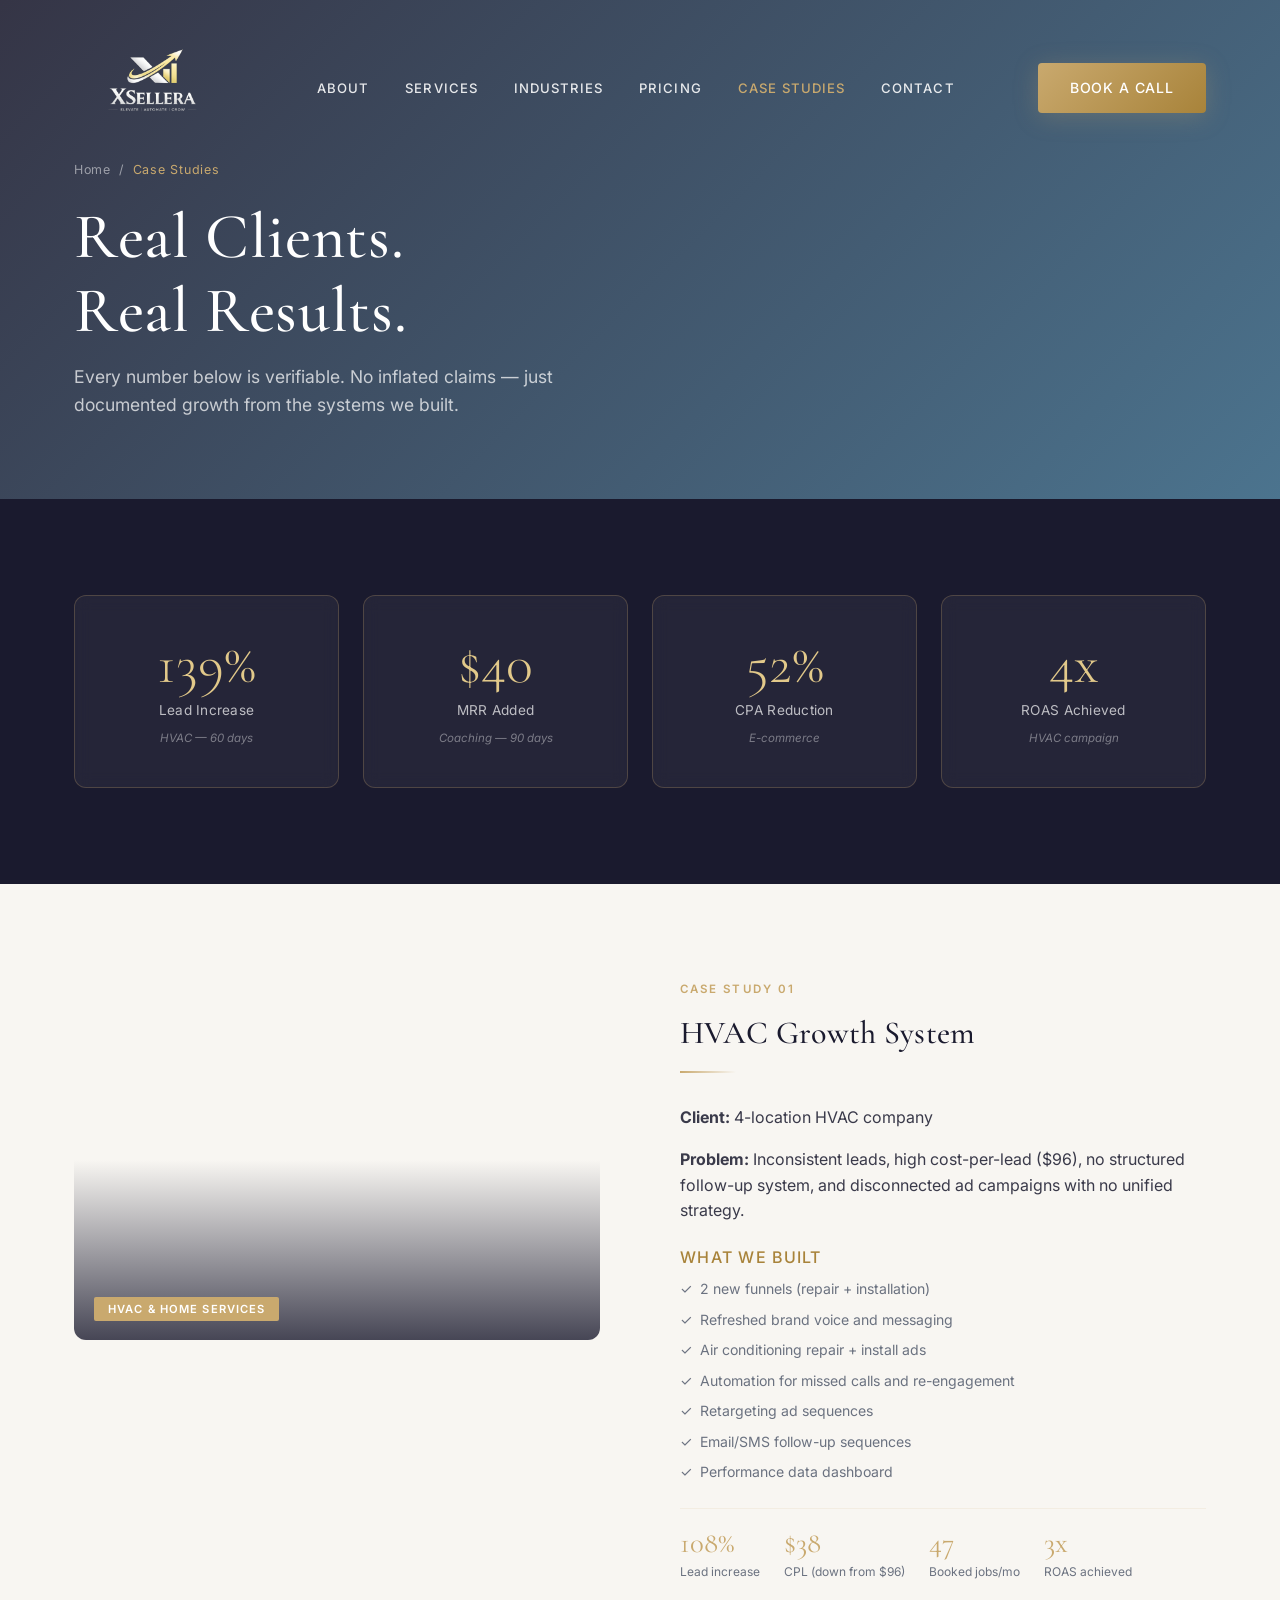
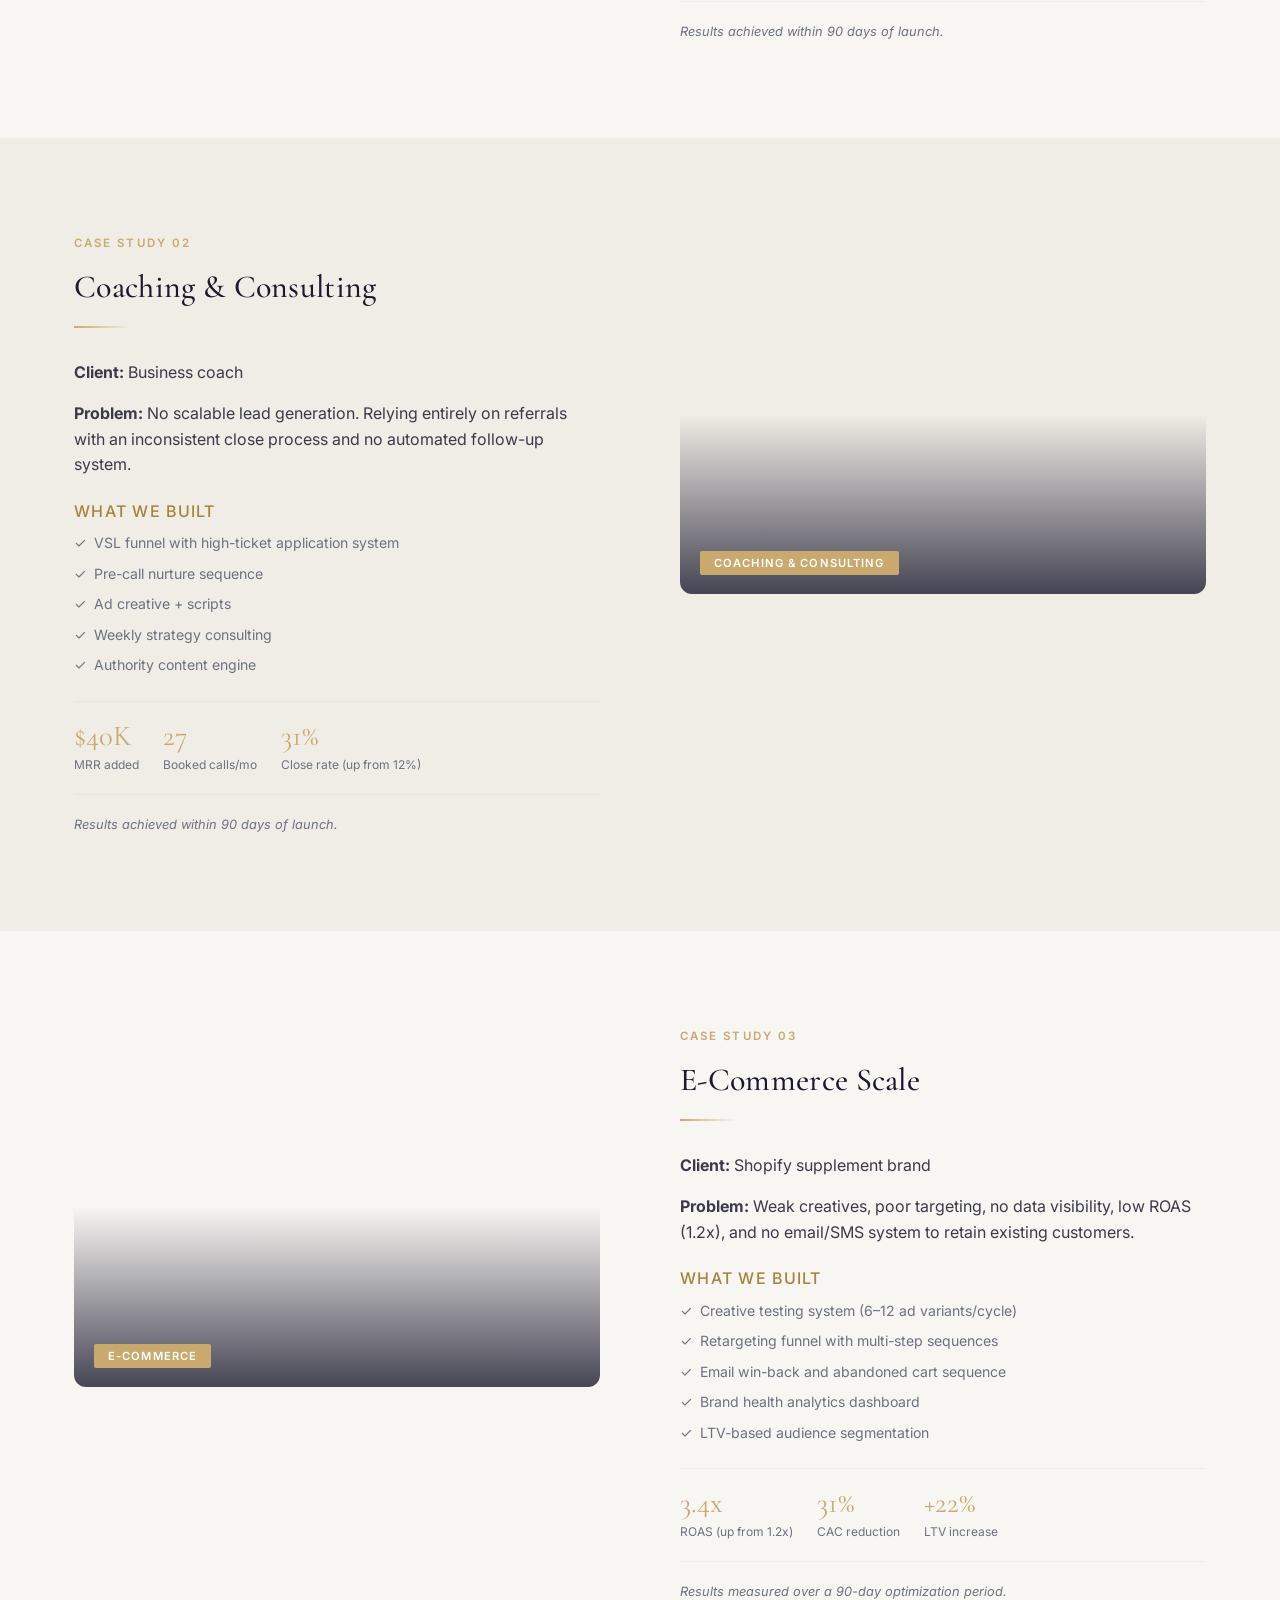
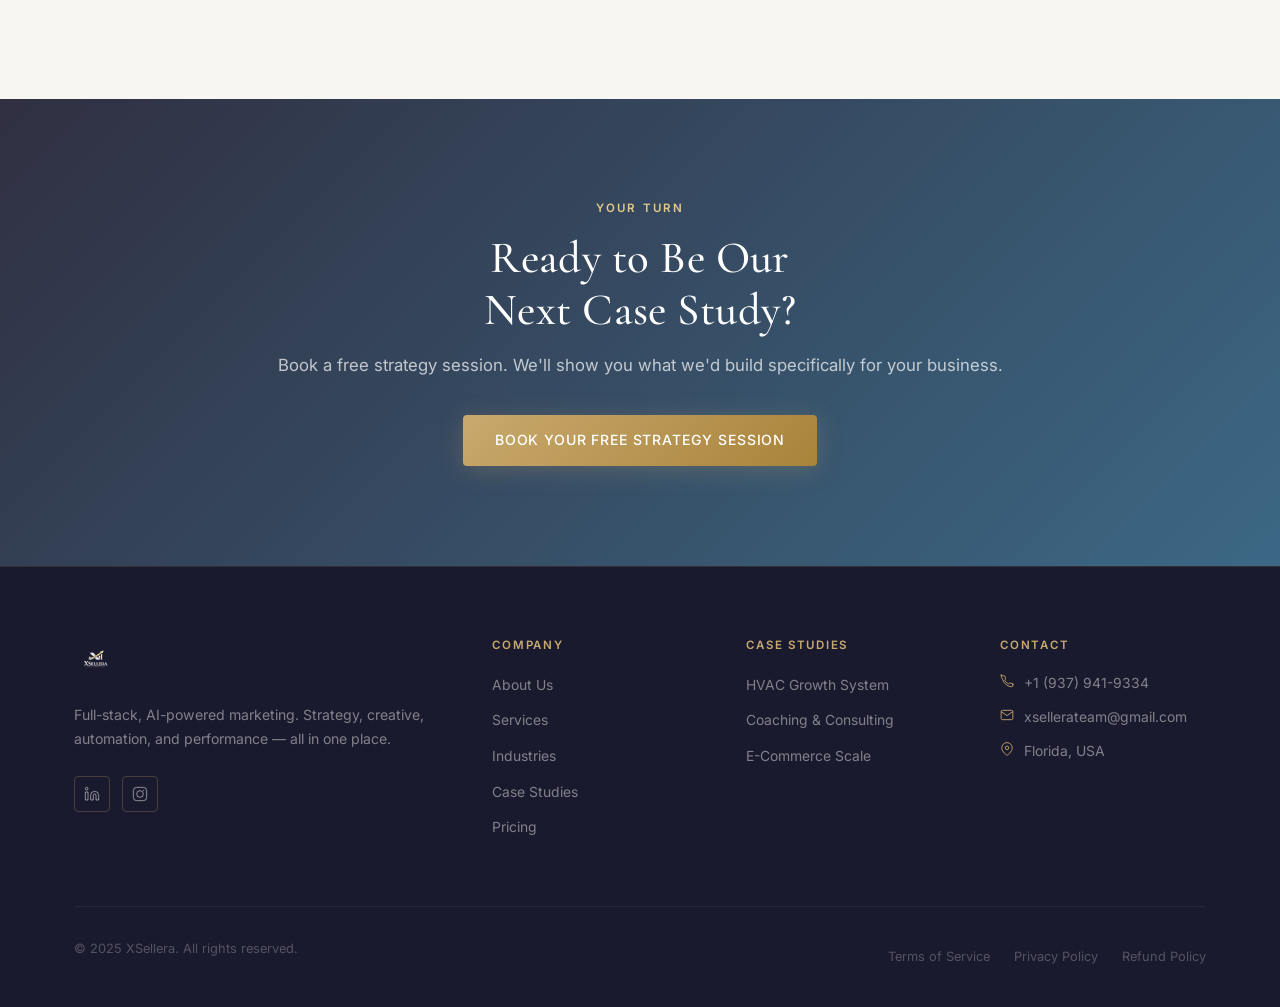
<file: case-studies.html>
<!DOCTYPE html>
<html lang="en">
<head>
  <meta charset="UTF-8" />
  <meta name="viewport" content="width=device-width, initial-scale=1.0" />
  <title>Case Studies — XSellera</title>
  <meta name="description" content="Real results for real clients. 139% lead increase, $40K MRR added, 52% CPA reduction. See how XSellera delivers measurable growth." />
  <link rel="stylesheet" href="css/style.css?v=3" />
  <link rel="icon" type="image/png" href="images/xsellera-logo.png" />
</head>
<body>

<nav class="nav" id="nav">
  <div class="nav-inner">
    <a href="index.html" class="nav-logo"><img src="images/xsellera-logo.png" alt="XSellera" /></a>
    <div class="nav-links">
      <a href="about.html">About</a>
      <a href="services.html">Services</a>
      <a href="industries.html">Industries</a>
      <a href="pricing.html">Pricing</a>
      <a href="case-studies.html">Case Studies</a>
      <a href="contact.html">Contact</a>
    </div>
    <div class="nav-cta">
      <a href="https://calendar.app.google/ZjDUH3MxkTVkKUDi7" target="_blank" class="btn btn-primary">Book a Call</a>
    </div>
    <div class="nav-hamburger" id="hamburger"><span></span><span></span><span></span></div>
  </div>
</nav>

<div class="mobile-menu" id="mobileMenu">
  <button class="mobile-close" id="mobileClose">&times;</button>
  <a href="about.html">About</a>
  <a href="services.html">Services</a>
  <a href="industries.html">Industries</a>
  <a href="pricing.html">Pricing</a>
  <a href="case-studies.html">Case Studies</a>
  <a href="contact.html">Contact</a>
  <a href="https://calendar.app.google/ZjDUH3MxkTVkKUDi7" target="_blank" class="btn btn-primary" style="margin-top:16px;">Book a Call</a>
</div>

<section class="page-hero" style="background-image: url('https://images.unsplash.com/photo-1471922694854-ff1b63b20054?w=1920&q=85&fit=crop');">
  <div class="page-hero-overlay"></div>
  <div class="container">
    <div class="breadcrumb"><a href="index.html">Home</a> / <span>Case Studies</span></div>
    <h1>Real Clients.<br>Real Results.</h1>
    <p>Every number below is verifiable. No inflated claims — just documented growth from the systems we built.</p>
  </div>
</section>

<!-- RESULTS SUMMARY -->
<section class="section" style="background: var(--dark);">
  <div class="container">
    <div class="grid-4">
      <div class="stat-card fade-up">
        <div class="stat-number" data-count="139" data-suffix="%">139%</div>
        <div class="stat-label">Lead Increase</div>
        <div class="stat-context">HVAC — 60 days</div>
      </div>
      <div class="stat-card fade-up fade-up-delay-1">
        <div class="stat-number" data-prefix="$" data-count="40">$40K</div>
        <div class="stat-label">MRR Added</div>
        <div class="stat-context">Coaching — 90 days</div>
      </div>
      <div class="stat-card fade-up fade-up-delay-2">
        <div class="stat-number" data-count="52" data-suffix="%">52%</div>
        <div class="stat-label">CPA Reduction</div>
        <div class="stat-context">E-commerce</div>
      </div>
      <div class="stat-card fade-up fade-up-delay-3">
        <div class="stat-number" data-count="4" data-suffix="x">4x</div>
        <div class="stat-label">ROAS Achieved</div>
        <div class="stat-context">HVAC campaign</div>
      </div>
    </div>
  </div>
</section>

<!-- CASE STUDY 1 -->
<section class="section" style="background: var(--cream);">
  <div class="container">
    <div class="grid-2" style="align-items: start; gap: 80px;">
      <div class="fade-up">
        <div style="background-image: url('https://images.unsplash.com/photo-1621905251189-08b45d6a269e?w=800&q=85&fit=crop'); background-size: cover; background-position: center; height: 360px; border-radius: var(--radius-lg); position: relative; overflow: hidden;">
          <div style="position:absolute;inset:0;background:linear-gradient(180deg, transparent 50%, rgba(26,26,46,0.8) 100%);"></div>
          <div style="position:absolute;bottom:20px;left:20px;"><span style="background:var(--gold);color:var(--white);font-size:0.7rem;font-weight:600;letter-spacing:0.1em;text-transform:uppercase;padding:5px 14px;border-radius:2px;">HVAC &amp; Home Services</span></div>
        </div>
      </div>
      <div class="fade-up fade-up-delay-1">
        <span class="section-label">Case Study 01</span>
        <h2 style="font-size: 2rem; margin-bottom: 20px;">HVAC Growth System</h2>
        <div class="divider-gold"></div>
        <p><strong>Client:</strong> 4-location HVAC company</p>
        <p><strong>Problem:</strong> Inconsistent leads, high cost-per-lead ($96), no structured follow-up system, and disconnected ad campaigns with no unified strategy.</p>

        <h4 style="margin: 24px 0 12px; font-size: 1rem; color: var(--gold-dark); font-family: var(--font-body); letter-spacing: 0.08em; text-transform: uppercase;">What We Built</h4>
        <ul style="list-style:none;display:flex;flex-direction:column;gap:8px;margin-bottom:24px;">
          <li style="font-size:0.88rem;color:var(--text-muted);">&#10003; &nbsp;2 new funnels (repair + installation)</li>
          <li style="font-size:0.88rem;color:var(--text-muted);">&#10003; &nbsp;Refreshed brand voice and messaging</li>
          <li style="font-size:0.88rem;color:var(--text-muted);">&#10003; &nbsp;Air conditioning repair + install ads</li>
          <li style="font-size:0.88rem;color:var(--text-muted);">&#10003; &nbsp;Automation for missed calls and re-engagement</li>
          <li style="font-size:0.88rem;color:var(--text-muted);">&#10003; &nbsp;Retargeting ad sequences</li>
          <li style="font-size:0.88rem;color:var(--text-muted);">&#10003; &nbsp;Email/SMS follow-up sequences</li>
          <li style="font-size:0.88rem;color:var(--text-muted);">&#10003; &nbsp;Performance data dashboard</li>
        </ul>

        <div class="case-stats">
          <div>
            <div class="case-stat-num" data-count="139" data-suffix="%">139%</div>
            <div class="case-stat-label">Lead increase</div>
          </div>
          <div>
            <div class="case-stat-num">$38</div>
            <div class="case-stat-label">CPL (down from $96)</div>
          </div>
          <div>
            <div class="case-stat-num">47</div>
            <div class="case-stat-label">Booked jobs/mo</div>
          </div>
          <div>
            <div class="case-stat-num" data-count="4" data-suffix="x">4x</div>
            <div class="case-stat-label">ROAS achieved</div>
          </div>
        </div>
        <p style="font-size:0.8rem;color:var(--text-muted);font-style:italic;">Results achieved within 90 days of launch.</p>
      </div>
    </div>
  </div>
</section>

<!-- CASE STUDY 2 -->
<section class="section" style="background: var(--cream-dark);">
  <div class="container">
    <div class="grid-2" style="align-items: start; gap: 80px;">
      <div class="fade-up" style="order: 2;">
        <div style="background-image: url('https://images.unsplash.com/photo-1556742049-0cfed4f6a45d?w=800&q=85&fit=crop'); background-size: cover; background-position: center; height: 360px; border-radius: var(--radius-lg); position: relative; overflow: hidden;">
          <div style="position:absolute;inset:0;background:linear-gradient(180deg, transparent 50%, rgba(26,26,46,0.8) 100%);"></div>
          <div style="position:absolute;bottom:20px;left:20px;"><span style="background:var(--gold);color:var(--white);font-size:0.7rem;font-weight:600;letter-spacing:0.1em;text-transform:uppercase;padding:5px 14px;border-radius:2px;">Coaching &amp; Consulting</span></div>
        </div>
      </div>
      <div class="fade-up fade-up-delay-1" style="order: 1;">
        <span class="section-label">Case Study 02</span>
        <h2 style="font-size: 2rem; margin-bottom: 20px;">Coaching &amp; Consulting</h2>
        <div class="divider-gold"></div>
        <p><strong>Client:</strong> Business coach</p>
        <p><strong>Problem:</strong> No scalable lead generation. Relying entirely on referrals with an inconsistent close process and no automated follow-up system.</p>

        <h4 style="margin: 24px 0 12px; font-size: 1rem; color: var(--gold-dark); font-family: var(--font-body); letter-spacing: 0.08em; text-transform: uppercase;">What We Built</h4>
        <ul style="list-style:none;display:flex;flex-direction:column;gap:8px;margin-bottom:24px;">
          <li style="font-size:0.88rem;color:var(--text-muted);">&#10003; &nbsp;VSL funnel with high-ticket application system</li>
          <li style="font-size:0.88rem;color:var(--text-muted);">&#10003; &nbsp;Pre-call nurture sequence</li>
          <li style="font-size:0.88rem;color:var(--text-muted);">&#10003; &nbsp;Ad creative + scripts</li>
          <li style="font-size:0.88rem;color:var(--text-muted);">&#10003; &nbsp;Weekly strategy consulting</li>
          <li style="font-size:0.88rem;color:var(--text-muted);">&#10003; &nbsp;Authority content engine</li>
        </ul>

        <div class="case-stats">
          <div>
            <div class="case-stat-num" data-prefix="$">$40K</div>
            <div class="case-stat-label">MRR added</div>
          </div>
          <div>
            <div class="case-stat-num">27</div>
            <div class="case-stat-label">Booked calls/mo</div>
          </div>
          <div>
            <div class="case-stat-num">31%</div>
            <div class="case-stat-label">Close rate (up from 12%)</div>
          </div>
        </div>
        <p style="font-size:0.8rem;color:var(--text-muted);font-style:italic;">Results achieved within 90 days of launch.</p>
      </div>
    </div>
  </div>
</section>

<!-- CASE STUDY 3 -->
<section class="section" style="background: var(--cream);">
  <div class="container">
    <div class="grid-2" style="align-items: start; gap: 80px;">
      <div class="fade-up">
        <div style="background-image: url('https://images.unsplash.com/photo-1607082348824-0a96f2a4b9da?w=800&q=85&fit=crop'); background-size: cover; background-position: center; height: 360px; border-radius: var(--radius-lg); position: relative; overflow: hidden;">
          <div style="position:absolute;inset:0;background:linear-gradient(180deg, transparent 50%, rgba(26,26,46,0.8) 100%);"></div>
          <div style="position:absolute;bottom:20px;left:20px;"><span style="background:var(--gold);color:var(--white);font-size:0.7rem;font-weight:600;letter-spacing:0.1em;text-transform:uppercase;padding:5px 14px;border-radius:2px;">E-Commerce</span></div>
        </div>
      </div>
      <div class="fade-up fade-up-delay-1">
        <span class="section-label">Case Study 03</span>
        <h2 style="font-size: 2rem; margin-bottom: 20px;">E-Commerce Scale</h2>
        <div class="divider-gold"></div>
        <p><strong>Client:</strong> Shopify supplement brand</p>
        <p><strong>Problem:</strong> Weak creatives, poor targeting, no data visibility, low ROAS (1.2x), and no email/SMS system to retain existing customers.</p>

        <h4 style="margin: 24px 0 12px; font-size: 1rem; color: var(--gold-dark); font-family: var(--font-body); letter-spacing: 0.08em; text-transform: uppercase;">What We Built</h4>
        <ul style="list-style:none;display:flex;flex-direction:column;gap:8px;margin-bottom:24px;">
          <li style="font-size:0.88rem;color:var(--text-muted);">&#10003; &nbsp;Creative testing system (6–12 ad variants/cycle)</li>
          <li style="font-size:0.88rem;color:var(--text-muted);">&#10003; &nbsp;Retargeting funnel with multi-step sequences</li>
          <li style="font-size:0.88rem;color:var(--text-muted);">&#10003; &nbsp;Email win-back and abandoned cart sequence</li>
          <li style="font-size:0.88rem;color:var(--text-muted);">&#10003; &nbsp;Brand health analytics dashboard</li>
          <li style="font-size:0.88rem;color:var(--text-muted);">&#10003; &nbsp;LTV-based audience segmentation</li>
        </ul>

        <div class="case-stats">
          <div>
            <div class="case-stat-num">3.4x</div>
            <div class="case-stat-label">ROAS (up from 1.2x)</div>
          </div>
          <div>
            <div class="case-stat-num" data-count="52" data-suffix="%">52%</div>
            <div class="case-stat-label">CAC reduction</div>
          </div>
          <div>
            <div class="case-stat-num">+22%</div>
            <div class="case-stat-label">LTV increase</div>
          </div>
        </div>
        <p style="font-size:0.8rem;color:var(--text-muted);font-style:italic;">Results measured over a 90-day optimization period.</p>
      </div>
    </div>
  </div>
</section>

<!-- CTA -->
<section class="cta-banner">
  <div class="cta-overlay"></div>
  <div class="container">
    <span class="section-label" style="color: var(--gold-light);">Your Turn</span>
    <h2>Ready to Be Our<br>Next Case Study?</h2>
    <p>Book a free strategy session. We'll show you what we'd build specifically for your business.</p>
    <a href="https://calendar.app.google/ZjDUH3MxkTVkKUDi7" target="_blank" class="btn btn-primary">Book Your Free Strategy Session</a>
  </div>
</section>

<footer class="footer">
  <div class="container">
    <div class="footer-grid">
      <div class="footer-brand">
        <img src="images/xsellera-logo.png" alt="XSellera" />
        <p>Full-stack, AI-powered marketing. Strategy, creative, automation, and performance — all in one place.</p>
        <div class="footer-social" style="margin-top: 16px;">
          <a href="#" class="social-link"><svg width="16" height="16" viewBox="0 0 24 24" fill="none" stroke="currentColor" stroke-width="1.5"><path d="M16 8a6 6 0 016 6v7h-4v-7a2 2 0 00-2-2 2 2 0 00-2 2v7h-4v-7a6 6 0 016-6zM2 9h4v12H2z"/><circle cx="4" cy="4" r="2"/></svg></a>
          <a href="#" class="social-link"><svg width="16" height="16" viewBox="0 0 24 24" fill="none" stroke="currentColor" stroke-width="1.5"><rect x="2" y="2" width="20" height="20" rx="5"/><circle cx="12" cy="12" r="5"/><circle cx="17.5" cy="6.5" r="1" fill="currentColor" stroke="none"/></svg></a>
        </div>
      </div>
      <div class="footer-col">
        <h5>Company</h5>
        <ul>
          <li><a href="about.html">About Us</a></li>
          <li><a href="services.html">Services</a></li>
          <li><a href="industries.html">Industries</a></li>
          <li><a href="case-studies.html">Case Studies</a></li>
          <li><a href="pricing.html">Pricing</a></li>
        </ul>
      </div>
      <div class="footer-col">
        <h5>Case Studies</h5>
        <ul>
          <li><a href="case-studies.html">HVAC Growth System</a></li>
          <li><a href="case-studies.html">Coaching &amp; Consulting</a></li>
          <li><a href="case-studies.html">E-Commerce Scale</a></li>
        </ul>
      </div>
      <div class="footer-col">
        <h5>Contact</h5>
        <div class="footer-contact-item">
          <svg width="14" height="14" viewBox="0 0 24 24" fill="none" stroke="currentColor" stroke-width="1.5"><path d="M22 16.92v3a2 2 0 01-2.18 2 19.79 19.79 0 01-8.63-3.07A19.5 19.5 0 014.69 9.81a19.79 19.79 0 01-3.07-8.67A2 2 0 013.6 3h3a2 2 0 012 1.72c.127.96.361 1.903.7 2.81a2 2 0 01-.45 2.11L7.91 10.6a16 16 0 006.29 6.29l.96-.96a2 2 0 012.11-.45c.907.339 1.85.573 2.81.7A2 2 0 0122 18.92v-2z"/></svg>
          <a href="tel:+19379419334">+1 (937) 941-9334</a>
        </div>
        <div class="footer-contact-item">
          <svg width="14" height="14" viewBox="0 0 24 24" fill="none" stroke="currentColor" stroke-width="1.5"><path d="M4 4h16c1.1 0 2 .9 2 2v12c0 1.1-.9 2-2 2H4c-1.1 0-2-.9-2-2V6c0-1.1.9-2 2-2z"/><polyline points="22,6 12,13 2,6"/></svg>
          <a href="mailto:xsellerateam@gmail.com">xsellerateam@gmail.com</a>
        </div>
        <div class="footer-contact-item">
          <svg width="14" height="14" viewBox="0 0 24 24" fill="none" stroke="currentColor" stroke-width="1.5"><path d="M21 10c0 7-9 13-9 13s-9-6-9-13a9 9 0 0118 0z"/><circle cx="12" cy="10" r="3"/></svg>
          <span>Florida, USA</span>
        </div>
      </div>
    </div>
    <div class="footer-bottom">
      <p class="footer-copy">&copy; 2025 XSellera. All rights reserved.</p>
      <div class="footer-legal">
        <a href="legal.html#terms">Terms of Service</a>
        <a href="legal.html#privacy">Privacy Policy</a>
        <a href="legal.html#refund">Refund Policy</a>
      </div>
    </div>
  </div>
</footer>

<script src="js/main.js"></script>
</body>
</html>
</file>
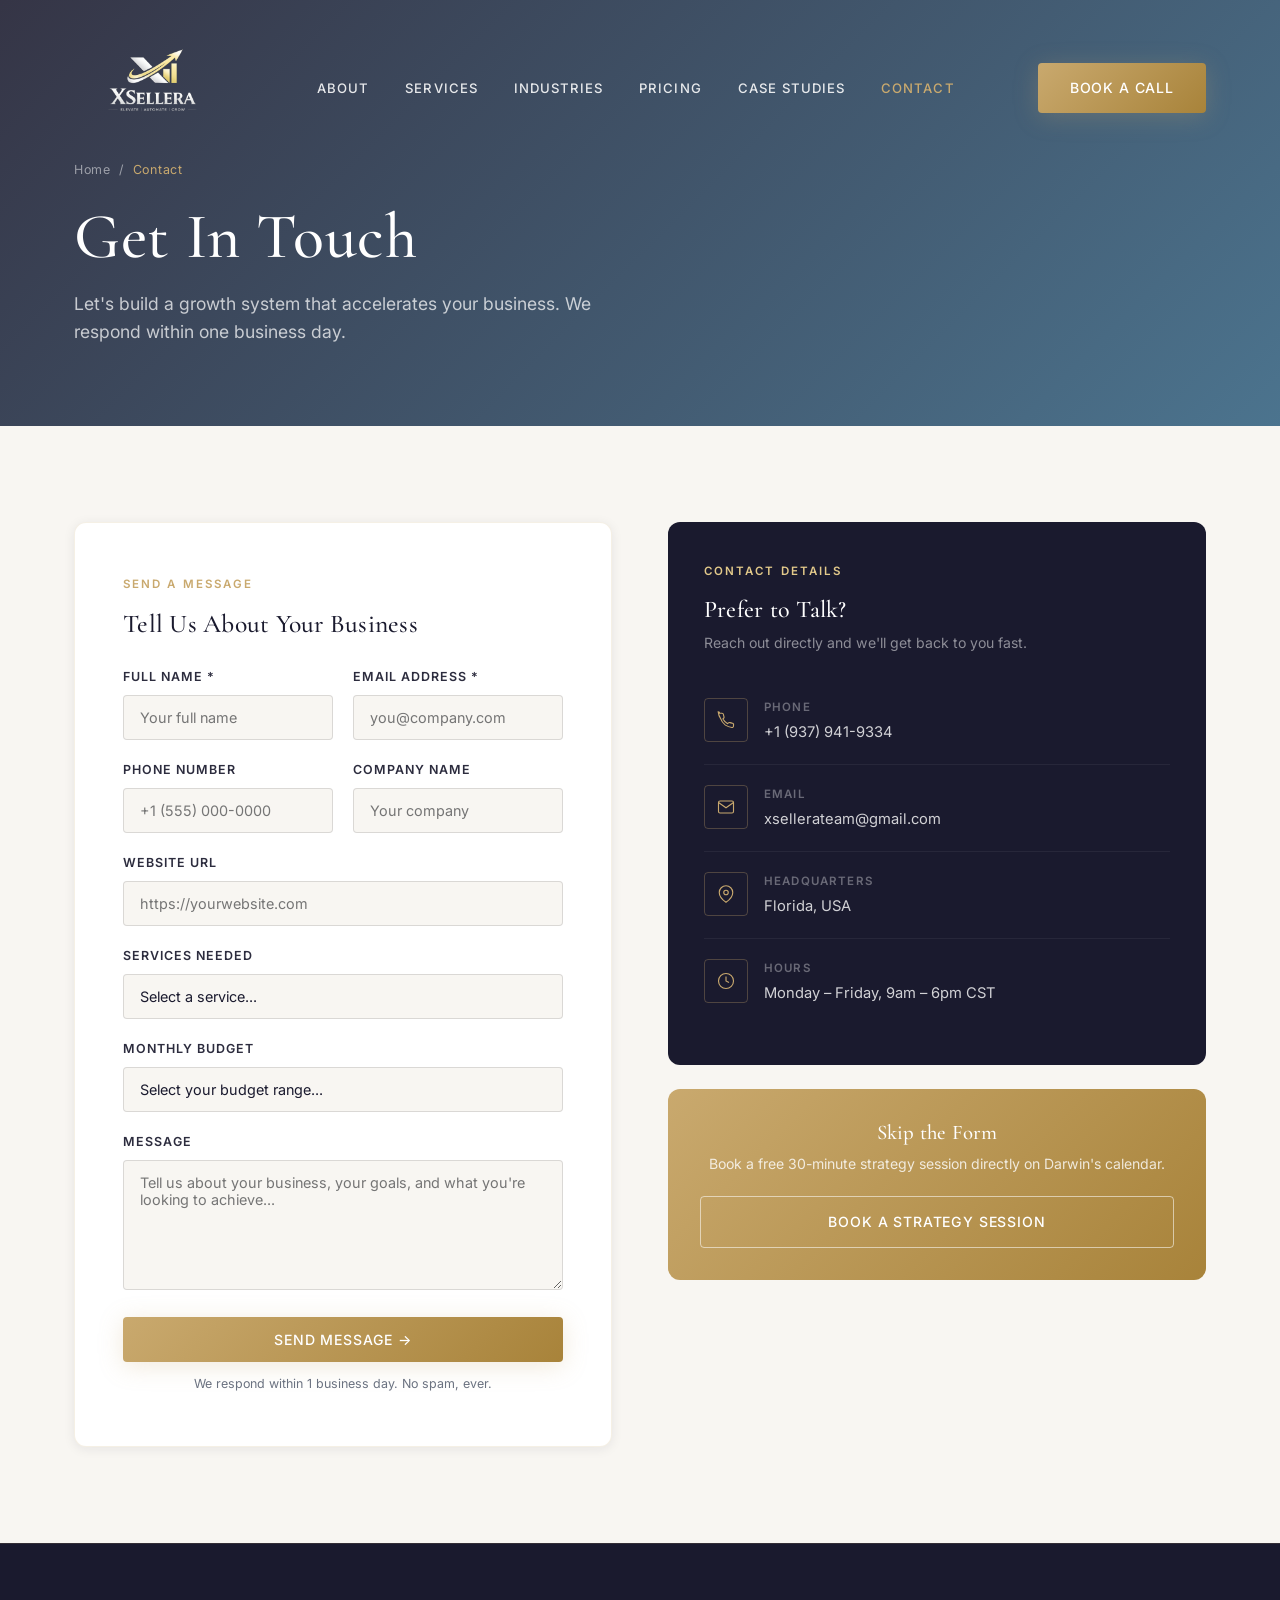
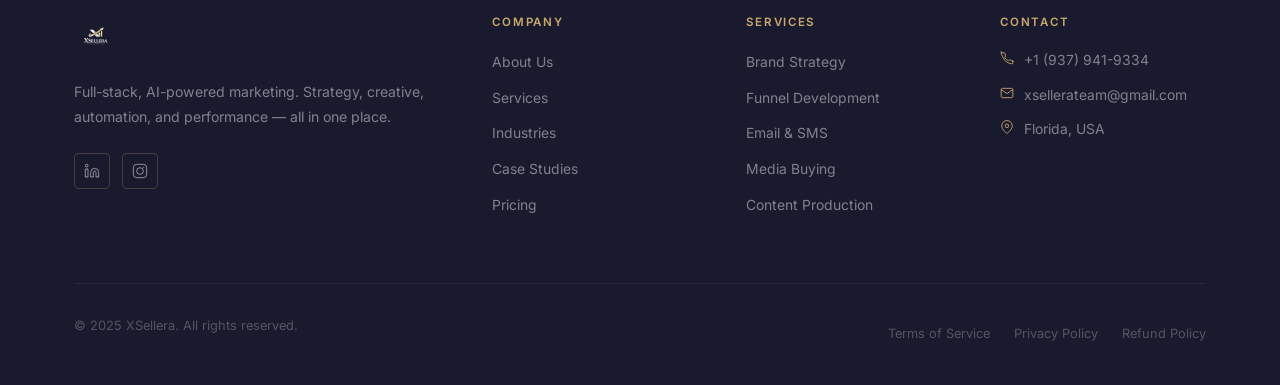
<file: contact.html>
<!DOCTYPE html>
<html lang="en">
<head>
  <meta charset="UTF-8" />
  <meta name="viewport" content="width=device-width, initial-scale=1.0" />
  <title>Contact — XSellera</title>
  <meta name="description" content="Get in touch with XSellera. Book a free strategy session, call us at +1 (937) 941-9334, or email xsellerateam@gmail.com." />
  <link rel="stylesheet" href="css/style.css?v=3" />
  <link rel="icon" type="image/png" href="images/xsellera-logo.png" />
</head>
<body>

<nav class="nav" id="nav">
  <div class="nav-inner">
    <a href="index.html" class="nav-logo"><img src="images/xsellera-logo.png" alt="XSellera" /></a>
    <div class="nav-links">
      <a href="about.html">About</a>
      <a href="services.html">Services</a>
      <a href="industries.html">Industries</a>
      <a href="pricing.html">Pricing</a>
      <a href="case-studies.html">Case Studies</a>
      <a href="contact.html">Contact</a>
    </div>
    <div class="nav-cta">
      <a href="https://calendar.app.google/ZjDUH3MxkTVkKUDi7" target="_blank" class="btn btn-primary">Book a Call</a>
    </div>
    <div class="nav-hamburger" id="hamburger"><span></span><span></span><span></span></div>
  </div>
</nav>

<div class="mobile-menu" id="mobileMenu">
  <button class="mobile-close" id="mobileClose">&times;</button>
  <a href="about.html">About</a>
  <a href="services.html">Services</a>
  <a href="industries.html">Industries</a>
  <a href="pricing.html">Pricing</a>
  <a href="case-studies.html">Case Studies</a>
  <a href="contact.html">Contact</a>
  <a href="https://calendar.app.google/ZjDUH3MxkTVkKUDi7" target="_blank" class="btn btn-primary" style="margin-top:16px;">Book a Call</a>
</div>

<section class="page-hero" style="background-image: url('https://images.unsplash.com/photo-1433086966358-54859d0ed716?w=1920&q=85&fit=crop');">
  <div class="page-hero-overlay"></div>
  <div class="container">
    <div class="breadcrumb"><a href="index.html">Home</a> / <span>Contact</span></div>
    <h1>Get In Touch</h1>
    <p>Let's build a growth system that accelerates your business. We respond within one business day.</p>
  </div>
</section>

<!-- CONTACT MAIN -->
<section class="section" style="background: var(--cream);">
  <div class="container">
    <div class="grid-2" style="align-items: start; gap: 56px;">

      <!-- FORM -->
      <div class="contact-form-wrap fade-up">
        <span class="section-label">Send a Message</span>
        <h3 style="font-size: 1.6rem; margin-bottom: 28px;">Tell Us About Your Business</h3>
        <form id="contactForm" action="https://formspree.io/f/xeepgwyy" method="POST" novalidate>
          <div class="form-row">
            <div class="form-group">
              <label for="fullName">Full Name *</label>
              <input type="text" id="fullName" name="fullName" placeholder="Your full name" required />
            </div>
            <div class="form-group">
              <label for="email">Email Address *</label>
              <input type="email" id="email" name="email" placeholder="you@company.com" required />
            </div>
          </div>
          <div class="form-row">
            <div class="form-group">
              <label for="phone">Phone Number</label>
              <input type="tel" id="phone" name="phone" placeholder="+1 (555) 000-0000" />
            </div>
            <div class="form-group">
              <label for="company">Company Name</label>
              <input type="text" id="company" name="company" placeholder="Your company" />
            </div>
          </div>
          <div class="form-group">
            <label for="website">Website URL</label>
            <input type="url" id="website" name="website" placeholder="https://yourwebsite.com" />
          </div>
          <div class="form-group">
            <label for="services">Services Needed</label>
            <select id="services" name="services">
              <option value="" disabled selected>Select a service...</option>
              <option>Brand Strategy &amp; Design Systems</option>
              <option>Web &amp; Funnel Development</option>
              <option>Email &amp; SMS Automations</option>
              <option>Media Buying &amp; Performance Advertising</option>
              <option>Content Marketing &amp; Creative Production</option>
              <option>Remote Team Sourcing &amp; Ops</option>
              <option>Social &amp; Community</option>
              <option>Data Strategy &amp; Analytics</option>
              <option>Full-Stack / Multiple Services</option>
              <option>Not Sure — Need Guidance</option>
            </select>
          </div>
          <div class="form-group">
            <label for="budget">Monthly Budget</label>
            <select id="budget" name="budget">
              <option value="" disabled selected>Select your budget range...</option>
              <option>Under $1,500/mo</option>
              <option>$1,500 – $3,000/mo</option>
              <option>$3,000 – $5,000/mo</option>
              <option>$5,000 – $10,000/mo</option>
              <option>$10,000+/mo</option>
              <option>Not sure yet</option>
            </select>
          </div>
          <div class="form-group">
            <label for="message">Message</label>
            <textarea id="message" name="message" placeholder="Tell us about your business, your goals, and what you're looking to achieve..."></textarea>
          </div>
          <button type="submit" class="btn btn-primary" style="width:100%;justify-content:center;">Send Message &rarr;</button>
          <p style="font-size:0.78rem;color:var(--text-muted);text-align:center;margin-top:12px;">We respond within 1 business day. No spam, ever.</p>
        </form>
      </div>

      <!-- CONTACT INFO -->
      <div class="fade-up fade-up-delay-1">
        <div class="contact-info-card">
          <span class="section-label" style="color: var(--gold-light);">Contact Details</span>
          <h3 style="color: var(--white); font-size: 1.5rem; margin-bottom: 8px;">Prefer to Talk?</h3>
          <p style="color: rgba(255,255,255,0.5); font-size: 0.88rem; margin-bottom: 24px;">Reach out directly and we'll get back to you fast.</p>

          <div class="contact-info-item">
            <div class="contact-info-icon">
              <svg width="18" height="18" viewBox="0 0 24 24" fill="none" stroke="currentColor" stroke-width="1.5"><path d="M22 16.92v3a2 2 0 01-2.18 2 19.79 19.79 0 01-8.63-3.07A19.5 19.5 0 014.69 9.81a19.79 19.79 0 01-3.07-8.67A2 2 0 013.6 3h3a2 2 0 012 1.72c.127.96.361 1.903.7 2.81a2 2 0 01-.45 2.11L7.91 10.6a16 16 0 006.29 6.29l.96-.96a2 2 0 012.11-.45c.907.339 1.85.573 2.81.7A2 2 0 0122 18.92v-2z"/></svg>
            </div>
            <div>
              <div class="contact-info-label">Phone</div>
              <div class="contact-info-value"><a href="tel:+19379419334">+1 (937) 941-9334</a></div>
            </div>
          </div>

          <div class="contact-info-item">
            <div class="contact-info-icon">
              <svg width="18" height="18" viewBox="0 0 24 24" fill="none" stroke="currentColor" stroke-width="1.5"><path d="M4 4h16c1.1 0 2 .9 2 2v12c0 1.1-.9 2-2 2H4c-1.1 0-2-.9-2-2V6c0-1.1.9-2 2-2z"/><polyline points="22,6 12,13 2,6"/></svg>
            </div>
            <div>
              <div class="contact-info-label">Email</div>
              <div class="contact-info-value"><a href="mailto:xsellerateam@gmail.com">xsellerateam@gmail.com</a></div>
            </div>
          </div>

          <div class="contact-info-item">
            <div class="contact-info-icon">
              <svg width="18" height="18" viewBox="0 0 24 24" fill="none" stroke="currentColor" stroke-width="1.5"><path d="M21 10c0 7-9 13-9 13s-9-6-9-13a9 9 0 0118 0z"/><circle cx="12" cy="10" r="3"/></svg>
            </div>
            <div>
              <div class="contact-info-label">Headquarters</div>
              <div class="contact-info-value">Florida, USA</div>
            </div>
          </div>

          <div class="contact-info-item">
            <div class="contact-info-icon">
              <svg width="18" height="18" viewBox="0 0 24 24" fill="none" stroke="currentColor" stroke-width="1.5"><circle cx="12" cy="12" r="10"/><path d="M12 6v6l4 2"/></svg>
            </div>
            <div>
              <div class="contact-info-label">Hours</div>
              <div class="contact-info-value">Monday – Friday, 9am – 6pm CST</div>
            </div>
          </div>
        </div>

        <!-- BOOK CALL CTA -->
        <div style="margin-top: 24px; background: linear-gradient(135deg, var(--gold) 0%, var(--gold-dark) 100%); border-radius: var(--radius-lg); padding: 32px; text-align: center;">
          <h4 style="color: var(--white); font-size: 1.3rem; margin-bottom: 8px;">Skip the Form</h4>
          <p style="color: rgba(255,255,255,0.8); font-size: 0.88rem; margin-bottom: 20px;">Book a free 30-minute strategy session directly on Darwin's calendar.</p>
          <a href="https://calendar.app.google/ZjDUH3MxkTVkKUDi7" target="_blank" class="btn btn-outline" style="width:100%;justify-content:center;">Book a Strategy Session</a>
        </div>
      </div>

    </div>
  </div>
</section>

<footer class="footer">
  <div class="container">
    <div class="footer-grid">
      <div class="footer-brand">
        <img src="images/xsellera-logo.png" alt="XSellera" />
        <p>Full-stack, AI-powered marketing. Strategy, creative, automation, and performance — all in one place.</p>
        <div class="footer-social" style="margin-top: 16px;">
          <a href="#" class="social-link"><svg width="16" height="16" viewBox="0 0 24 24" fill="none" stroke="currentColor" stroke-width="1.5"><path d="M16 8a6 6 0 016 6v7h-4v-7a2 2 0 00-2-2 2 2 0 00-2 2v7h-4v-7a6 6 0 016-6zM2 9h4v12H2z"/><circle cx="4" cy="4" r="2"/></svg></a>
          <a href="#" class="social-link"><svg width="16" height="16" viewBox="0 0 24 24" fill="none" stroke="currentColor" stroke-width="1.5"><rect x="2" y="2" width="20" height="20" rx="5"/><circle cx="12" cy="12" r="5"/><circle cx="17.5" cy="6.5" r="1" fill="currentColor" stroke="none"/></svg></a>
        </div>
      </div>
      <div class="footer-col">
        <h5>Company</h5>
        <ul>
          <li><a href="about.html">About Us</a></li>
          <li><a href="services.html">Services</a></li>
          <li><a href="industries.html">Industries</a></li>
          <li><a href="case-studies.html">Case Studies</a></li>
          <li><a href="pricing.html">Pricing</a></li>
        </ul>
      </div>
      <div class="footer-col">
        <h5>Services</h5>
        <ul>
          <li><a href="services.html">Brand Strategy</a></li>
          <li><a href="services.html">Funnel Development</a></li>
          <li><a href="services.html">Email &amp; SMS</a></li>
          <li><a href="services.html">Media Buying</a></li>
          <li><a href="services.html">Content Production</a></li>
        </ul>
      </div>
      <div class="footer-col">
        <h5>Contact</h5>
        <div class="footer-contact-item">
          <svg width="14" height="14" viewBox="0 0 24 24" fill="none" stroke="currentColor" stroke-width="1.5"><path d="M22 16.92v3a2 2 0 01-2.18 2 19.79 19.79 0 01-8.63-3.07A19.5 19.5 0 014.69 9.81a19.79 19.79 0 01-3.07-8.67A2 2 0 013.6 3h3a2 2 0 012 1.72c.127.96.361 1.903.7 2.81a2 2 0 01-.45 2.11L7.91 10.6a16 16 0 006.29 6.29l.96-.96a2 2 0 012.11-.45c.907.339 1.85.573 2.81.7A2 2 0 0122 18.92v-2z"/></svg>
          <a href="tel:+19379419334">+1 (937) 941-9334</a>
        </div>
        <div class="footer-contact-item">
          <svg width="14" height="14" viewBox="0 0 24 24" fill="none" stroke="currentColor" stroke-width="1.5"><path d="M4 4h16c1.1 0 2 .9 2 2v12c0 1.1-.9 2-2 2H4c-1.1 0-2-.9-2-2V6c0-1.1.9-2 2-2z"/><polyline points="22,6 12,13 2,6"/></svg>
          <a href="mailto:xsellerateam@gmail.com">xsellerateam@gmail.com</a>
        </div>
        <div class="footer-contact-item">
          <svg width="14" height="14" viewBox="0 0 24 24" fill="none" stroke="currentColor" stroke-width="1.5"><path d="M21 10c0 7-9 13-9 13s-9-6-9-13a9 9 0 0118 0z"/><circle cx="12" cy="10" r="3"/></svg>
          <span>Florida, USA</span>
        </div>
      </div>
    </div>
    <div class="footer-bottom">
      <p class="footer-copy">&copy; 2025 XSellera. All rights reserved.</p>
      <div class="footer-legal">
        <a href="legal.html#terms">Terms of Service</a>
        <a href="legal.html#privacy">Privacy Policy</a>
        <a href="legal.html#refund">Refund Policy</a>
      </div>
    </div>
  </div>
</footer>

<script src="js/main.js"></script>
</body>
</html>
</file>
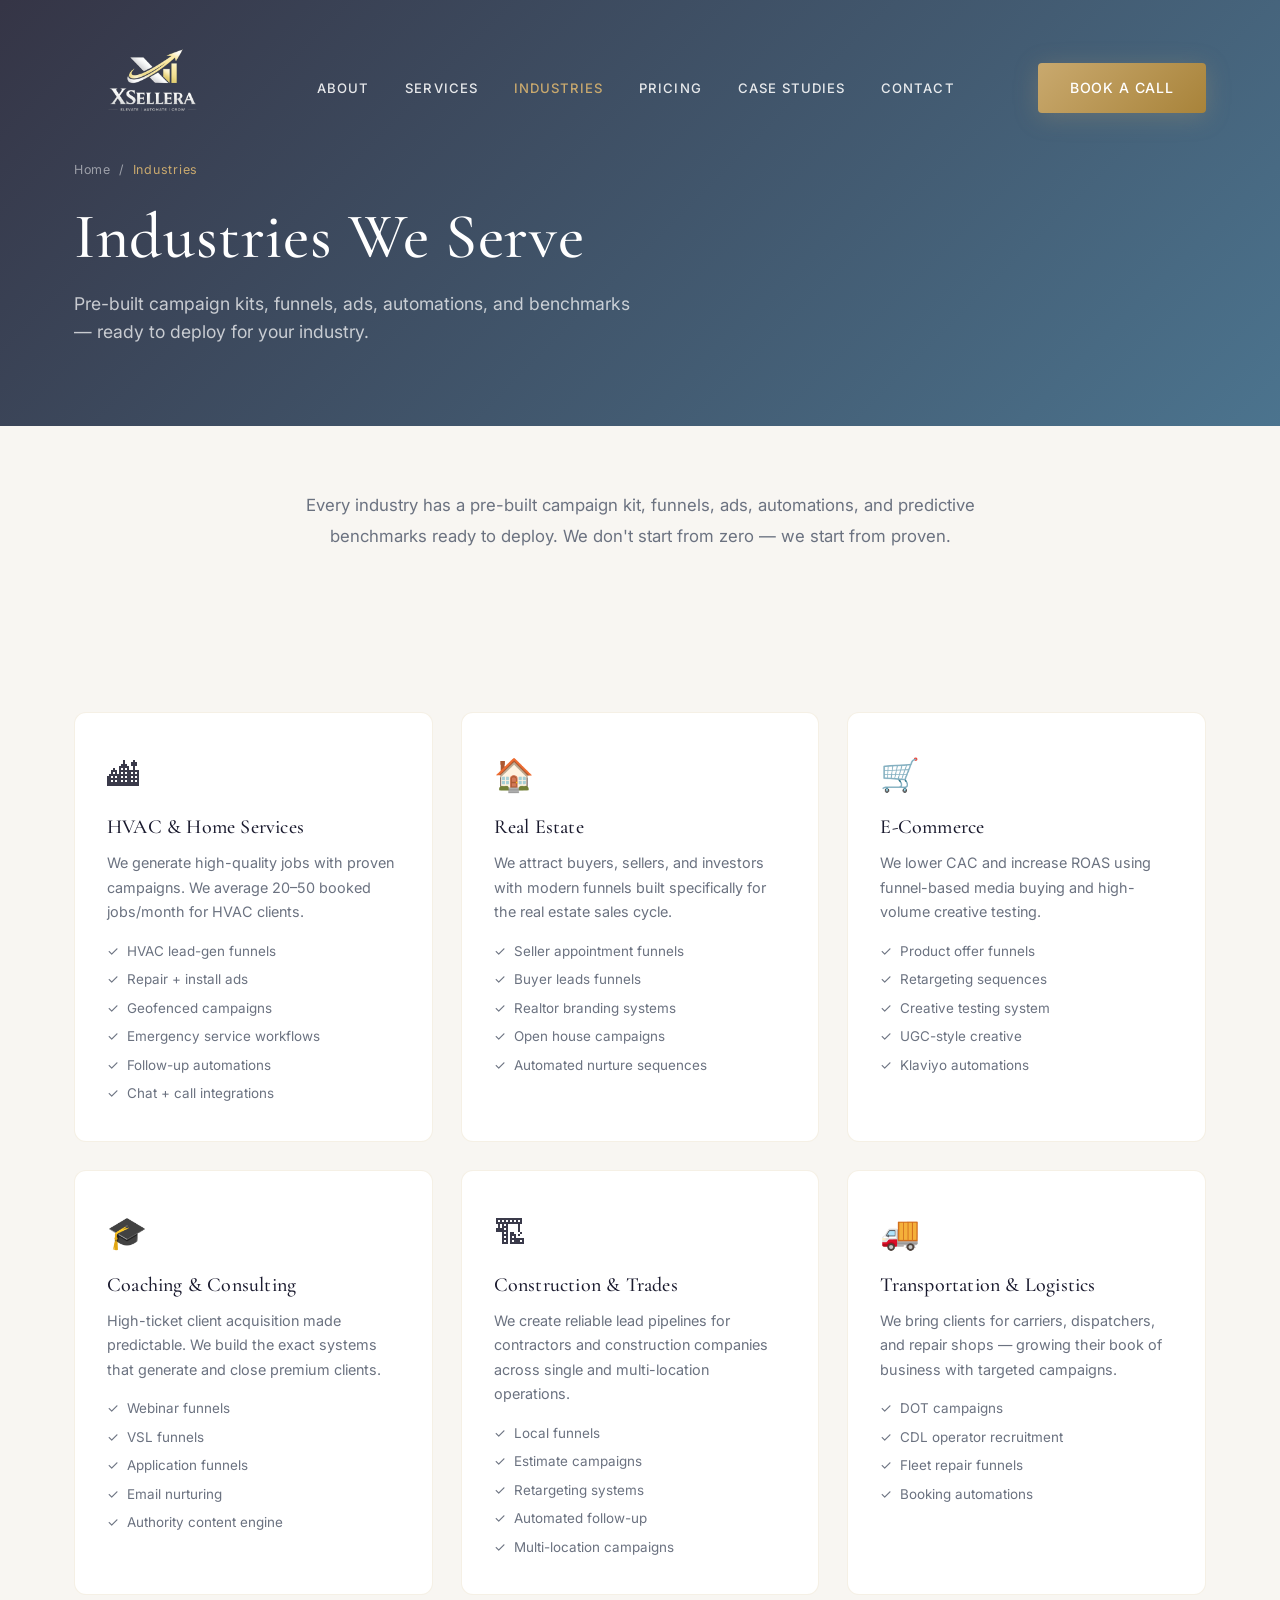
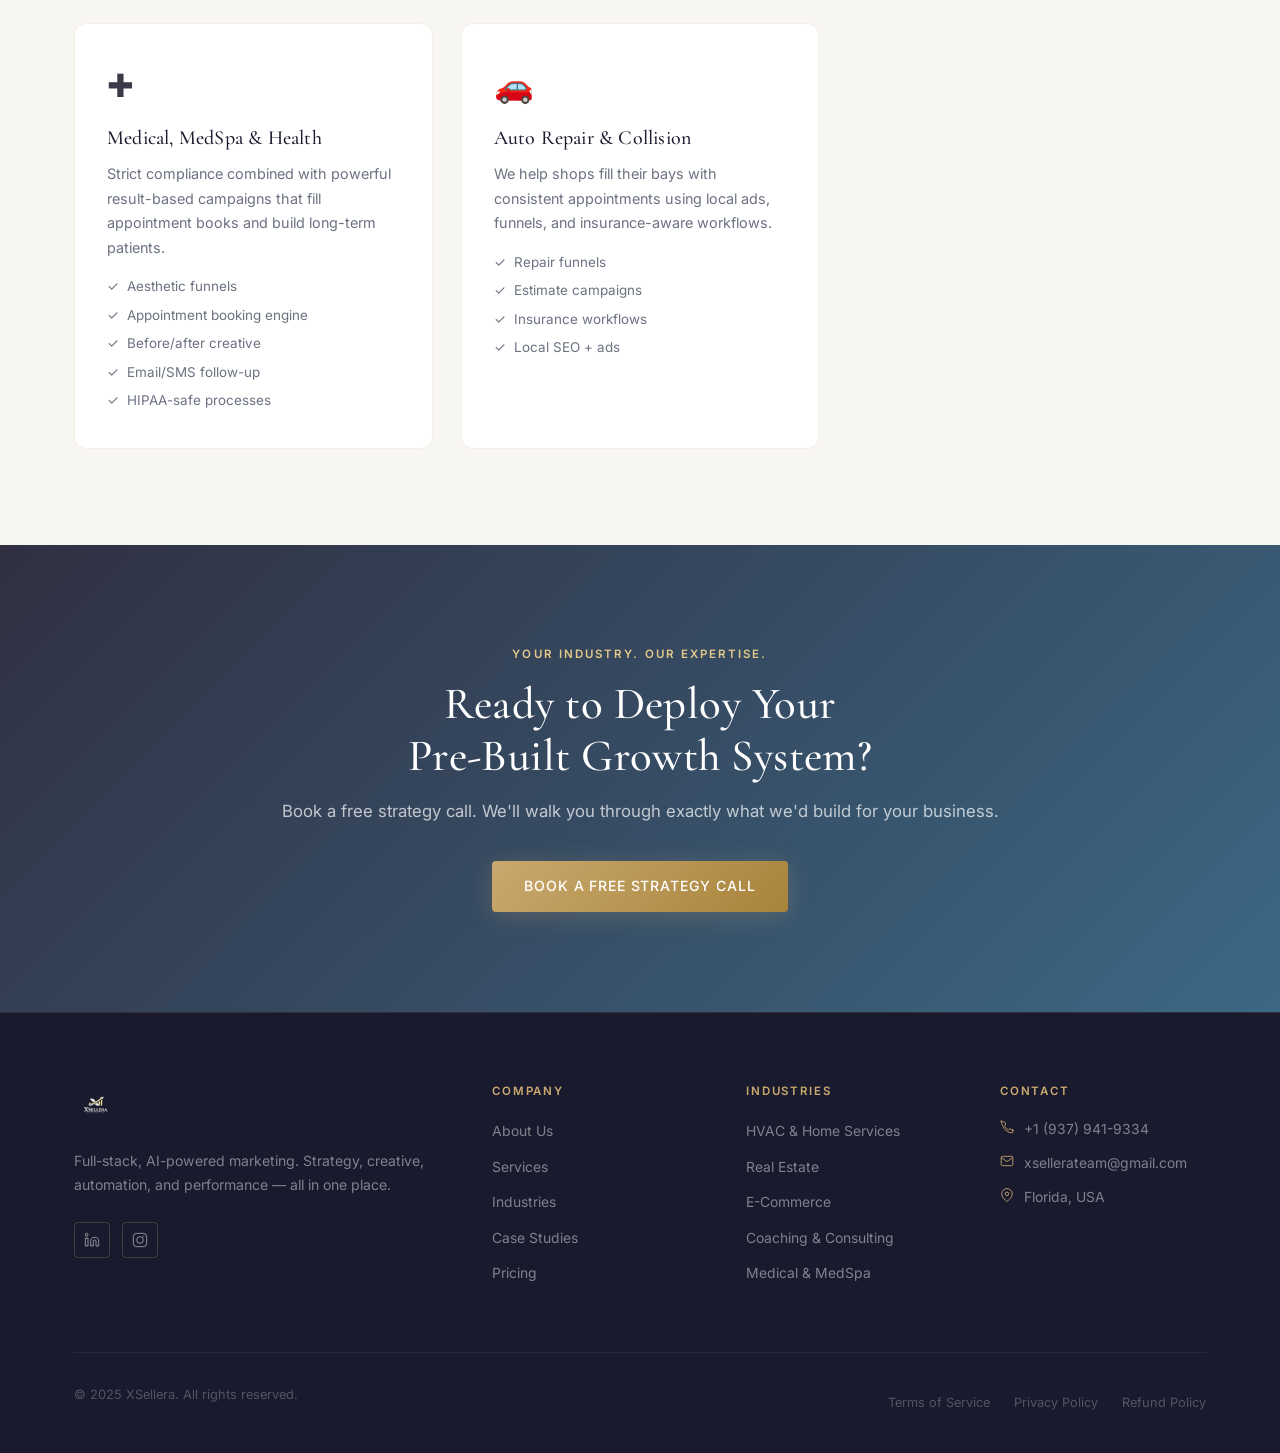
<file: industries.html>
<!DOCTYPE html>
<html lang="en">
<head>
  <meta charset="UTF-8" />
  <meta name="viewport" content="width=device-width, initial-scale=1.0" />
  <title>Industries — XSellera</title>
  <meta name="description" content="XSellera builds specialized marketing systems for high-growth industries. Pre-built campaign kits, funnels, and automations ready to deploy." />
  <link rel="stylesheet" href="css/style.css?v=3" />
  <link rel="icon" type="image/png" href="images/xsellera-logo.png" />
</head>
<body>

<nav class="nav" id="nav">
  <div class="nav-inner">
    <a href="index.html" class="nav-logo"><img src="images/xsellera-logo.png" alt="XSellera" /></a>
    <div class="nav-links">
      <a href="about.html">About</a>
      <a href="services.html">Services</a>
      <a href="industries.html">Industries</a>
      <a href="pricing.html">Pricing</a>
      <a href="case-studies.html">Case Studies</a>
      <a href="contact.html">Contact</a>
    </div>
    <div class="nav-cta">
      <a href="https://calendar.app.google/ZjDUH3MxkTVkKUDi7" target="_blank" class="btn btn-primary">Book a Call</a>
    </div>
    <div class="nav-hamburger" id="hamburger"><span></span><span></span><span></span></div>
  </div>
</nav>

<div class="mobile-menu" id="mobileMenu">
  <button class="mobile-close" id="mobileClose">&times;</button>
  <a href="about.html">About</a>
  <a href="services.html">Services</a>
  <a href="industries.html">Industries</a>
  <a href="pricing.html">Pricing</a>
  <a href="case-studies.html">Case Studies</a>
  <a href="contact.html">Contact</a>
  <a href="https://calendar.app.google/ZjDUH3MxkTVkKUDi7" target="_blank" class="btn btn-primary" style="margin-top:16px;">Book a Call</a>
</div>

<section class="page-hero" style="background-image: url('https://images.unsplash.com/photo-1519046904884-53103b34b206?w=1920&q=85&fit=crop');">
  <div class="page-hero-overlay"></div>
  <div class="container">
    <div class="breadcrumb"><a href="index.html">Home</a> / <span>Industries</span></div>
    <h1>Industries We Serve</h1>
    <p>Pre-built campaign kits, funnels, ads, automations, and benchmarks — ready to deploy for your industry.</p>
  </div>
</section>

<!-- INTRO -->
<section class="section-sm" style="background: var(--cream);">
  <div class="container" style="max-width: 780px; text-align: center;">
    <p style="font-size: 1.05rem; color: var(--text-muted); line-height: 1.85;" class="fade-up">Every industry has a pre-built campaign kit, funnels, ads, automations, and predictive benchmarks ready to deploy. We don't start from zero — we start from proven.</p>
  </div>
</section>

<!-- INDUSTRY CARDS -->
<section class="section" style="background: var(--cream);">
  <div class="container">
    <div class="grid-auto">

      <div class="service-card fade-up">
        <div style="font-size: 2rem; margin-bottom: 16px;">&#127961;</div>
        <h3>HVAC &amp; Home Services</h3>
        <p style="margin-bottom: 16px;">We generate high-quality jobs with proven campaigns. We average 20–50 booked jobs/month for HVAC clients.</p>
        <ul style="list-style:none;display:flex;flex-direction:column;gap:7px;">
          <li style="font-size:0.84rem;color:var(--text-muted);">&#10003; &nbsp;HVAC lead-gen funnels</li>
          <li style="font-size:0.84rem;color:var(--text-muted);">&#10003; &nbsp;Repair + install ads</li>
          <li style="font-size:0.84rem;color:var(--text-muted);">&#10003; &nbsp;Geofenced campaigns</li>
          <li style="font-size:0.84rem;color:var(--text-muted);">&#10003; &nbsp;Emergency service workflows</li>
          <li style="font-size:0.84rem;color:var(--text-muted);">&#10003; &nbsp;Follow-up automations</li>
          <li style="font-size:0.84rem;color:var(--text-muted);">&#10003; &nbsp;Chat + call integrations</li>
        </ul>
      </div>

      <div class="service-card fade-up fade-up-delay-1">
        <div style="font-size: 2rem; margin-bottom: 16px;">&#127968;</div>
        <h3>Real Estate</h3>
        <p style="margin-bottom: 16px;">We attract buyers, sellers, and investors with modern funnels built specifically for the real estate sales cycle.</p>
        <ul style="list-style:none;display:flex;flex-direction:column;gap:7px;">
          <li style="font-size:0.84rem;color:var(--text-muted);">&#10003; &nbsp;Seller appointment funnels</li>
          <li style="font-size:0.84rem;color:var(--text-muted);">&#10003; &nbsp;Buyer leads funnels</li>
          <li style="font-size:0.84rem;color:var(--text-muted);">&#10003; &nbsp;Realtor branding systems</li>
          <li style="font-size:0.84rem;color:var(--text-muted);">&#10003; &nbsp;Open house campaigns</li>
          <li style="font-size:0.84rem;color:var(--text-muted);">&#10003; &nbsp;Automated nurture sequences</li>
        </ul>
      </div>

      <div class="service-card fade-up fade-up-delay-2">
        <div style="font-size: 2rem; margin-bottom: 16px;">&#128722;</div>
        <h3>E-Commerce</h3>
        <p style="margin-bottom: 16px;">We lower CAC and increase ROAS using funnel-based media buying and high-volume creative testing.</p>
        <ul style="list-style:none;display:flex;flex-direction:column;gap:7px;">
          <li style="font-size:0.84rem;color:var(--text-muted);">&#10003; &nbsp;Product offer funnels</li>
          <li style="font-size:0.84rem;color:var(--text-muted);">&#10003; &nbsp;Retargeting sequences</li>
          <li style="font-size:0.84rem;color:var(--text-muted);">&#10003; &nbsp;Creative testing system</li>
          <li style="font-size:0.84rem;color:var(--text-muted);">&#10003; &nbsp;UGC-style creative</li>
          <li style="font-size:0.84rem;color:var(--text-muted);">&#10003; &nbsp;Klaviyo automations</li>
        </ul>
      </div>

      <div class="service-card fade-up">
        <div style="font-size: 2rem; margin-bottom: 16px;">&#127891;</div>
        <h3>Coaching &amp; Consulting</h3>
        <p style="margin-bottom: 16px;">High-ticket client acquisition made predictable. We build the exact systems that generate and close premium clients.</p>
        <ul style="list-style:none;display:flex;flex-direction:column;gap:7px;">
          <li style="font-size:0.84rem;color:var(--text-muted);">&#10003; &nbsp;Webinar funnels</li>
          <li style="font-size:0.84rem;color:var(--text-muted);">&#10003; &nbsp;VSL funnels</li>
          <li style="font-size:0.84rem;color:var(--text-muted);">&#10003; &nbsp;Application funnels</li>
          <li style="font-size:0.84rem;color:var(--text-muted);">&#10003; &nbsp;Email nurturing</li>
          <li style="font-size:0.84rem;color:var(--text-muted);">&#10003; &nbsp;Authority content engine</li>
        </ul>
      </div>

      <div class="service-card fade-up fade-up-delay-1">
        <div style="font-size: 2rem; margin-bottom: 16px;">&#127959;</div>
        <h3>Construction &amp; Trades</h3>
        <p style="margin-bottom: 16px;">We create reliable lead pipelines for contractors and construction companies across single and multi-location operations.</p>
        <ul style="list-style:none;display:flex;flex-direction:column;gap:7px;">
          <li style="font-size:0.84rem;color:var(--text-muted);">&#10003; &nbsp;Local funnels</li>
          <li style="font-size:0.84rem;color:var(--text-muted);">&#10003; &nbsp;Estimate campaigns</li>
          <li style="font-size:0.84rem;color:var(--text-muted);">&#10003; &nbsp;Retargeting systems</li>
          <li style="font-size:0.84rem;color:var(--text-muted);">&#10003; &nbsp;Automated follow-up</li>
          <li style="font-size:0.84rem;color:var(--text-muted);">&#10003; &nbsp;Multi-location campaigns</li>
        </ul>
      </div>

      <div class="service-card fade-up fade-up-delay-2">
        <div style="font-size: 2rem; margin-bottom: 16px;">&#128666;</div>
        <h3>Transportation &amp; Logistics</h3>
        <p style="margin-bottom: 16px;">We bring clients for carriers, dispatchers, and repair shops — growing their book of business with targeted campaigns.</p>
        <ul style="list-style:none;display:flex;flex-direction:column;gap:7px;">
          <li style="font-size:0.84rem;color:var(--text-muted);">&#10003; &nbsp;DOT campaigns</li>
          <li style="font-size:0.84rem;color:var(--text-muted);">&#10003; &nbsp;CDL operator recruitment</li>
          <li style="font-size:0.84rem;color:var(--text-muted);">&#10003; &nbsp;Fleet repair funnels</li>
          <li style="font-size:0.84rem;color:var(--text-muted);">&#10003; &nbsp;Booking automations</li>
        </ul>
      </div>

      <div class="service-card fade-up">
        <div style="font-size: 2rem; margin-bottom: 16px;">&#10010;</div>
        <h3>Medical, MedSpa &amp; Health</h3>
        <p style="margin-bottom: 16px;">Strict compliance combined with powerful result-based campaigns that fill appointment books and build long-term patients.</p>
        <ul style="list-style:none;display:flex;flex-direction:column;gap:7px;">
          <li style="font-size:0.84rem;color:var(--text-muted);">&#10003; &nbsp;Aesthetic funnels</li>
          <li style="font-size:0.84rem;color:var(--text-muted);">&#10003; &nbsp;Appointment booking engine</li>
          <li style="font-size:0.84rem;color:var(--text-muted);">&#10003; &nbsp;Before/after creative</li>
          <li style="font-size:0.84rem;color:var(--text-muted);">&#10003; &nbsp;Email/SMS follow-up</li>
          <li style="font-size:0.84rem;color:var(--text-muted);">&#10003; &nbsp;HIPAA-safe processes</li>
        </ul>
      </div>

      <div class="service-card fade-up fade-up-delay-1">
        <div style="font-size: 2rem; margin-bottom: 16px;">&#128663;</div>
        <h3>Auto Repair &amp; Collision</h3>
        <p style="margin-bottom: 16px;">We help shops fill their bays with consistent appointments using local ads, funnels, and insurance-aware workflows.</p>
        <ul style="list-style:none;display:flex;flex-direction:column;gap:7px;">
          <li style="font-size:0.84rem;color:var(--text-muted);">&#10003; &nbsp;Repair funnels</li>
          <li style="font-size:0.84rem;color:var(--text-muted);">&#10003; &nbsp;Estimate campaigns</li>
          <li style="font-size:0.84rem;color:var(--text-muted);">&#10003; &nbsp;Insurance workflows</li>
          <li style="font-size:0.84rem;color:var(--text-muted);">&#10003; &nbsp;Local SEO + ads</li>
        </ul>
      </div>

    </div>
  </div>
</section>

<!-- CTA -->
<section class="cta-banner">
  <div class="cta-overlay"></div>
  <div class="container">
    <span class="section-label" style="color: var(--gold-light);">Your Industry. Our Expertise.</span>
    <h2>Ready to Deploy Your<br>Pre-Built Growth System?</h2>
    <p>Book a free strategy call. We'll walk you through exactly what we'd build for your business.</p>
    <a href="https://calendar.app.google/ZjDUH3MxkTVkKUDi7" target="_blank" class="btn btn-primary">Book a Free Strategy Call</a>
  </div>
</section>

<footer class="footer">
  <div class="container">
    <div class="footer-grid">
      <div class="footer-brand">
        <img src="images/xsellera-logo.png" alt="XSellera" />
        <p>Full-stack, AI-powered marketing. Strategy, creative, automation, and performance — all in one place.</p>
        <div class="footer-social" style="margin-top: 16px;">
          <a href="#" class="social-link"><svg width="16" height="16" viewBox="0 0 24 24" fill="none" stroke="currentColor" stroke-width="1.5"><path d="M16 8a6 6 0 016 6v7h-4v-7a2 2 0 00-2-2 2 2 0 00-2 2v7h-4v-7a6 6 0 016-6zM2 9h4v12H2z"/><circle cx="4" cy="4" r="2"/></svg></a>
          <a href="#" class="social-link"><svg width="16" height="16" viewBox="0 0 24 24" fill="none" stroke="currentColor" stroke-width="1.5"><rect x="2" y="2" width="20" height="20" rx="5"/><circle cx="12" cy="12" r="5"/><circle cx="17.5" cy="6.5" r="1" fill="currentColor" stroke="none"/></svg></a>
        </div>
      </div>
      <div class="footer-col">
        <h5>Company</h5>
        <ul>
          <li><a href="about.html">About Us</a></li>
          <li><a href="services.html">Services</a></li>
          <li><a href="industries.html">Industries</a></li>
          <li><a href="case-studies.html">Case Studies</a></li>
          <li><a href="pricing.html">Pricing</a></li>
        </ul>
      </div>
      <div class="footer-col">
        <h5>Industries</h5>
        <ul>
          <li><a href="industries.html">HVAC &amp; Home Services</a></li>
          <li><a href="industries.html">Real Estate</a></li>
          <li><a href="industries.html">E-Commerce</a></li>
          <li><a href="industries.html">Coaching &amp; Consulting</a></li>
          <li><a href="industries.html">Medical &amp; MedSpa</a></li>
        </ul>
      </div>
      <div class="footer-col">
        <h5>Contact</h5>
        <div class="footer-contact-item">
          <svg width="14" height="14" viewBox="0 0 24 24" fill="none" stroke="currentColor" stroke-width="1.5"><path d="M22 16.92v3a2 2 0 01-2.18 2 19.79 19.79 0 01-8.63-3.07A19.5 19.5 0 014.69 9.81a19.79 19.79 0 01-3.07-8.67A2 2 0 013.6 3h3a2 2 0 012 1.72c.127.96.361 1.903.7 2.81a2 2 0 01-.45 2.11L7.91 10.6a16 16 0 006.29 6.29l.96-.96a2 2 0 012.11-.45c.907.339 1.85.573 2.81.7A2 2 0 0122 18.92v-2z"/></svg>
          <a href="tel:+19379419334">+1 (937) 941-9334</a>
        </div>
        <div class="footer-contact-item">
          <svg width="14" height="14" viewBox="0 0 24 24" fill="none" stroke="currentColor" stroke-width="1.5"><path d="M4 4h16c1.1 0 2 .9 2 2v12c0 1.1-.9 2-2 2H4c-1.1 0-2-.9-2-2V6c0-1.1.9-2 2-2z"/><polyline points="22,6 12,13 2,6"/></svg>
          <a href="mailto:xsellerateam@gmail.com">xsellerateam@gmail.com</a>
        </div>
        <div class="footer-contact-item">
          <svg width="14" height="14" viewBox="0 0 24 24" fill="none" stroke="currentColor" stroke-width="1.5"><path d="M21 10c0 7-9 13-9 13s-9-6-9-13a9 9 0 0118 0z"/><circle cx="12" cy="10" r="3"/></svg>
          <span>Florida, USA</span>
        </div>
      </div>
    </div>
    <div class="footer-bottom">
      <p class="footer-copy">&copy; 2025 XSellera. All rights reserved.</p>
      <div class="footer-legal">
        <a href="legal.html#terms">Terms of Service</a>
        <a href="legal.html#privacy">Privacy Policy</a>
        <a href="legal.html#refund">Refund Policy</a>
      </div>
    </div>
  </div>
</footer>

<script src="js/main.js"></script>
</body>
</html>
</file>
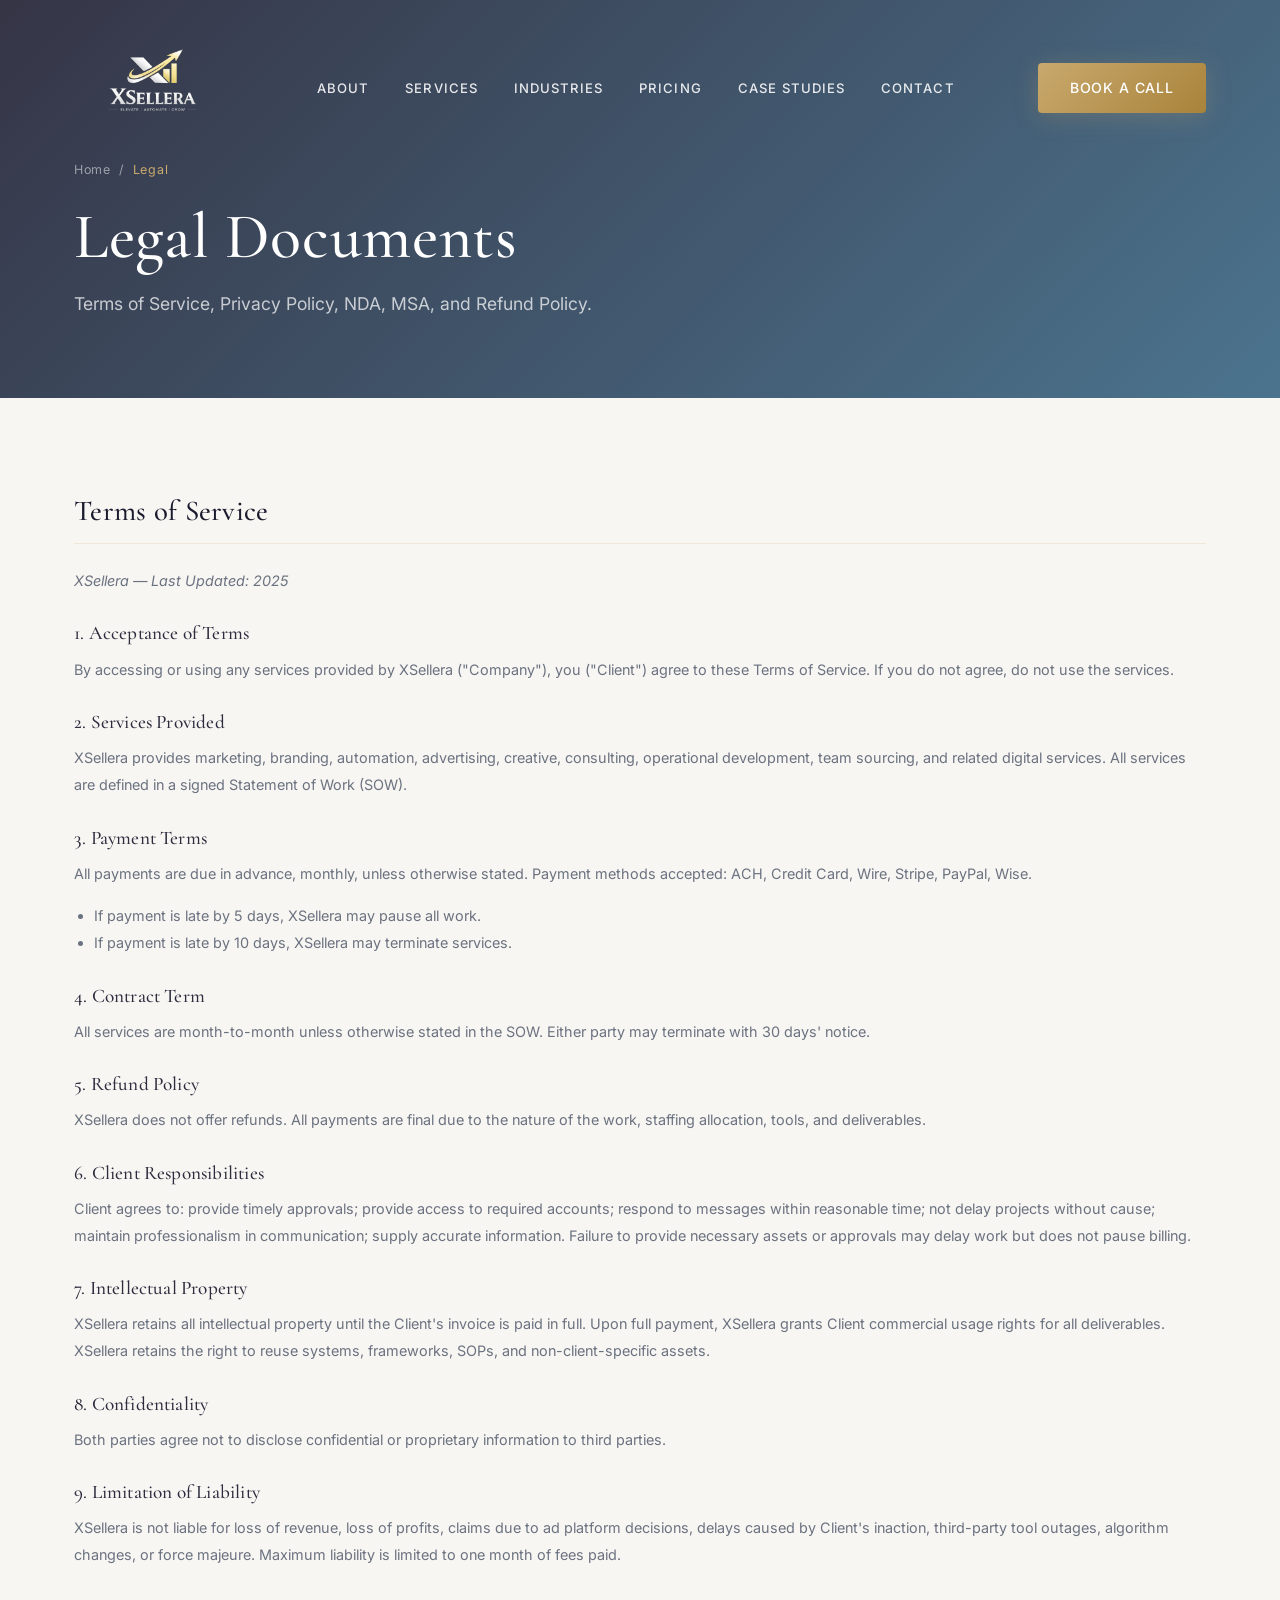
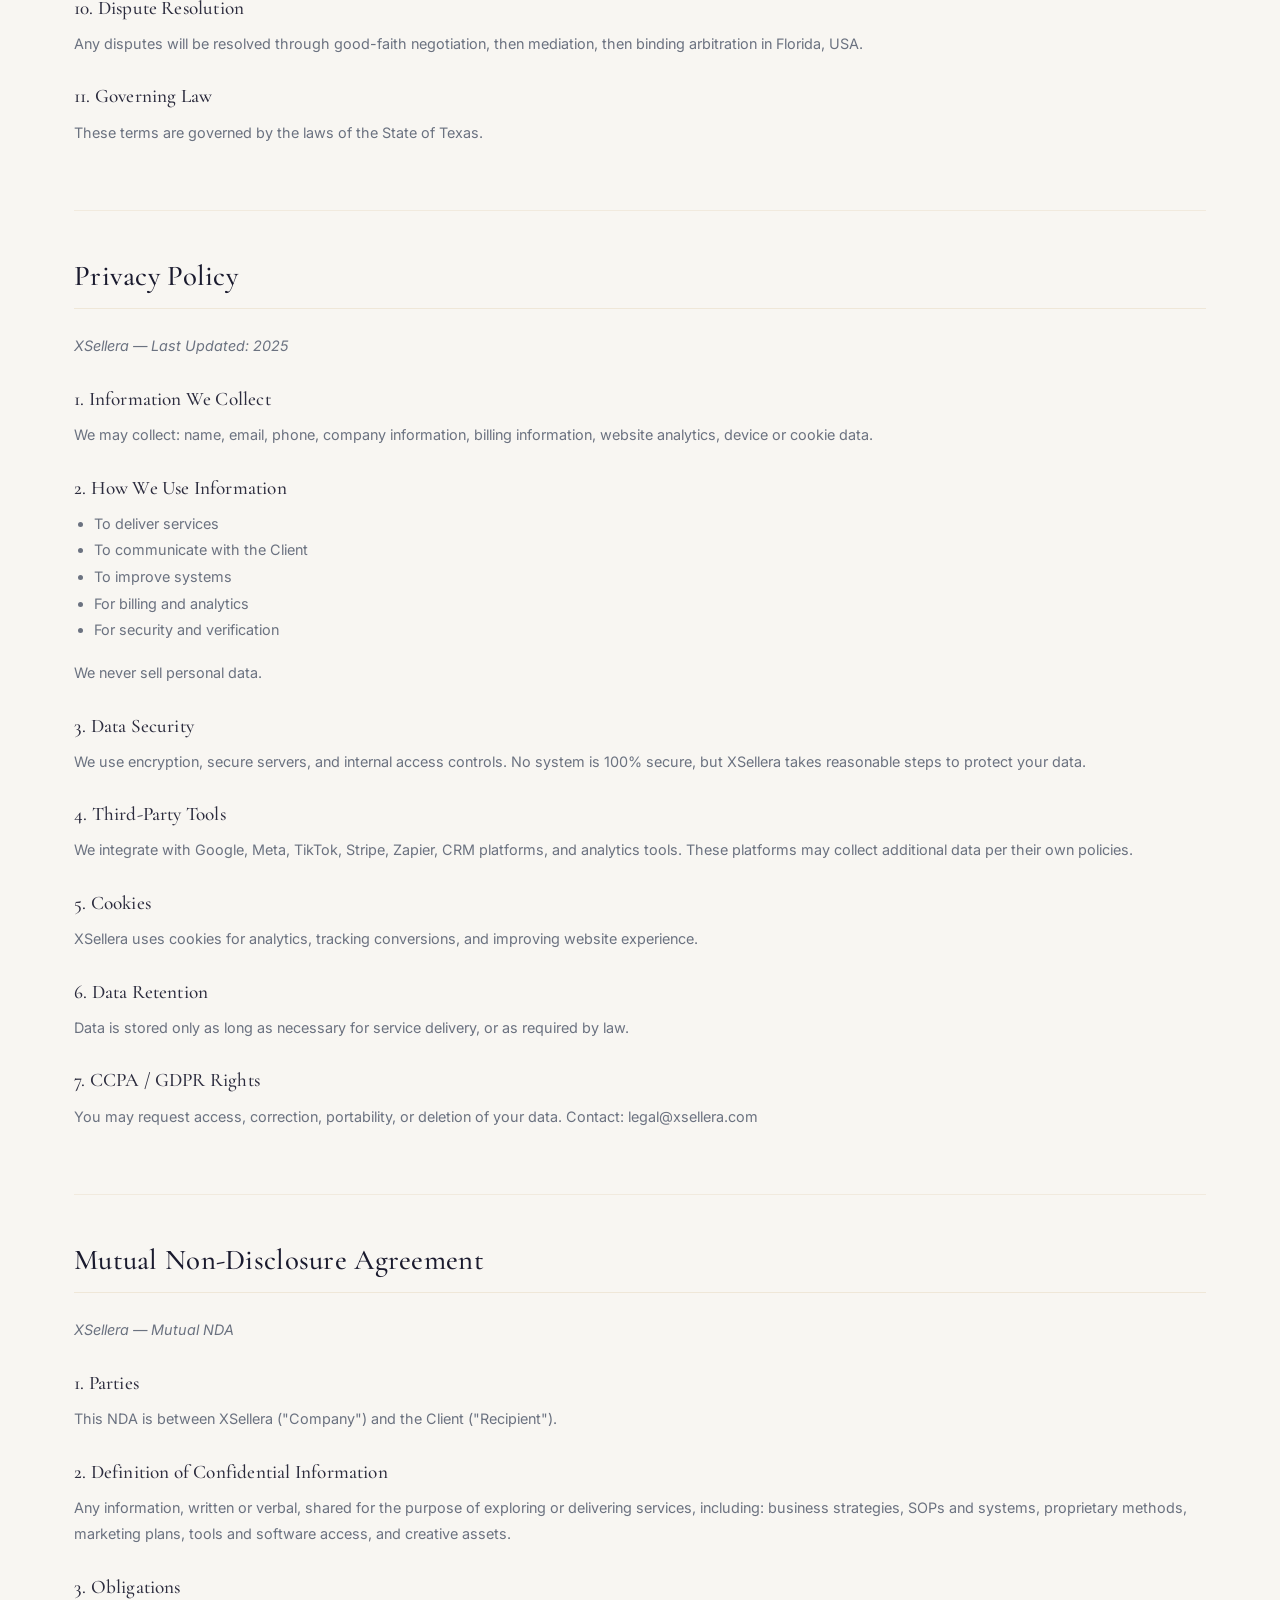
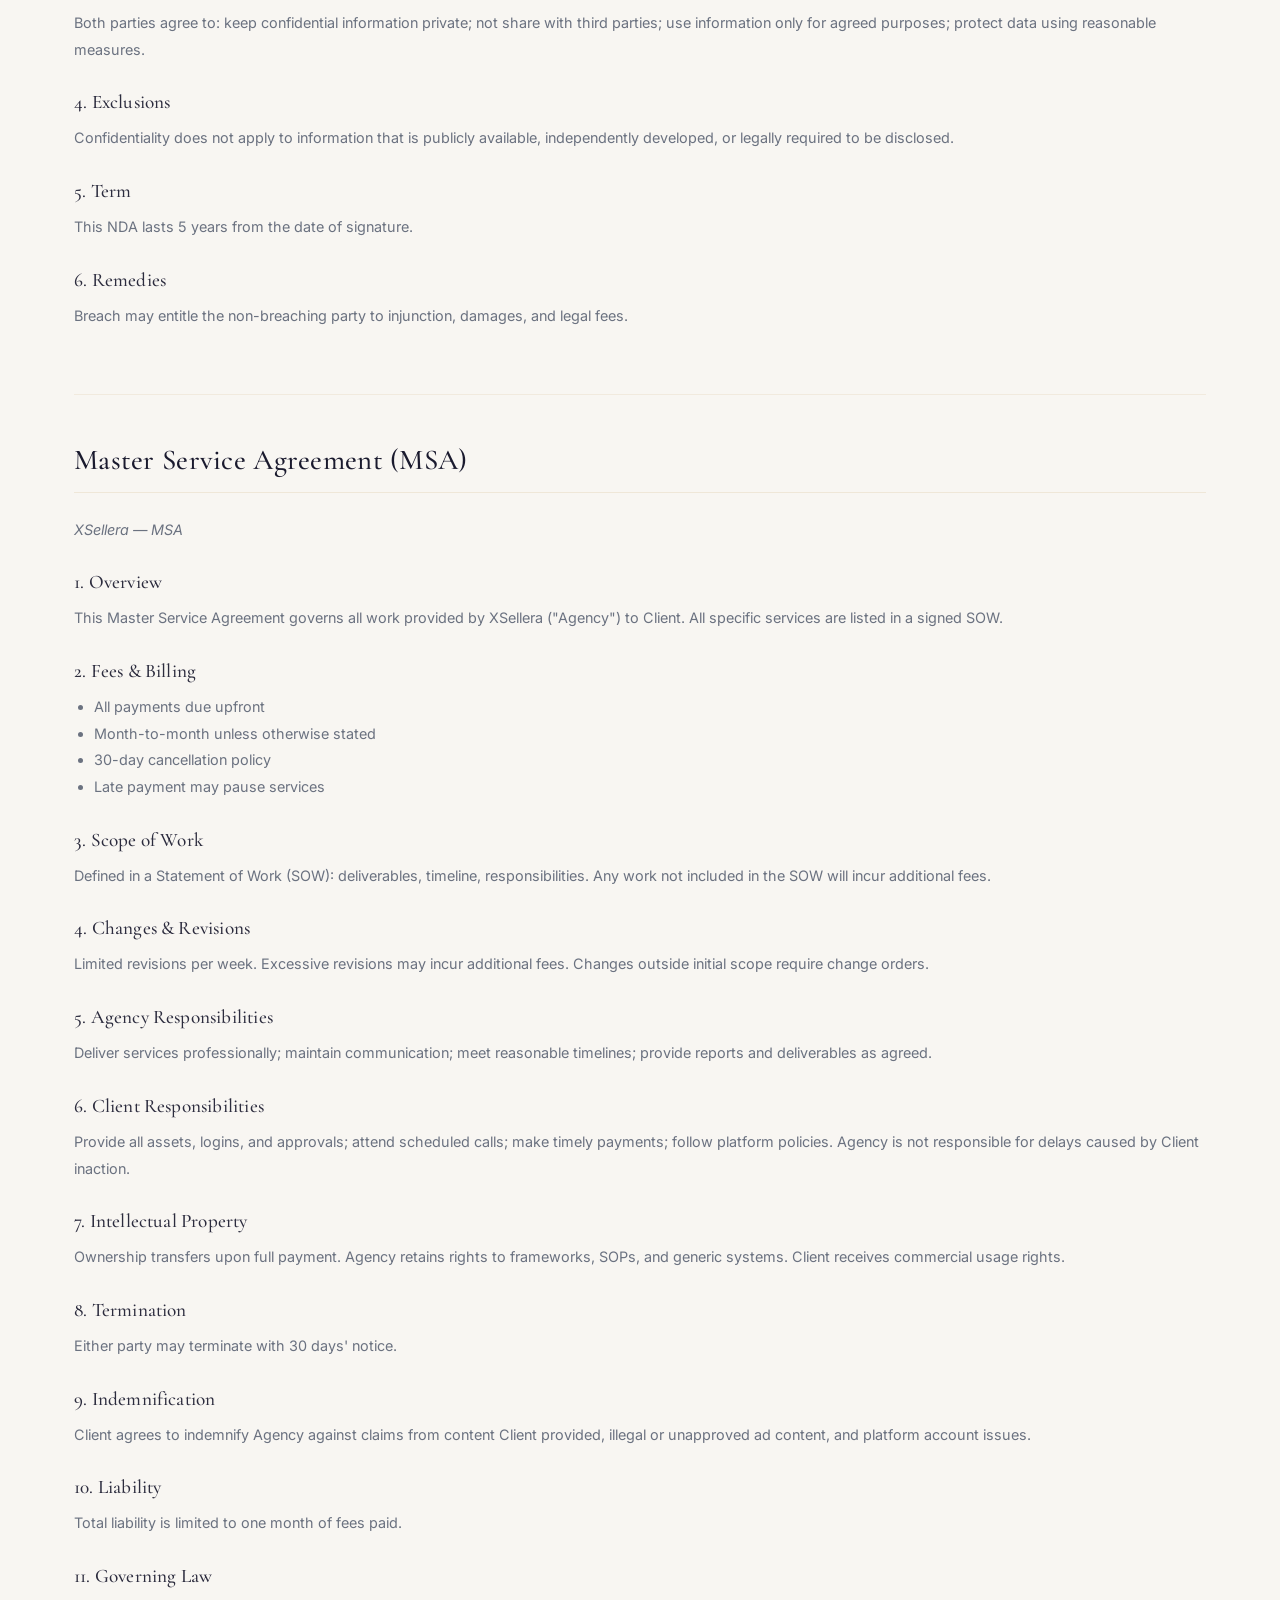
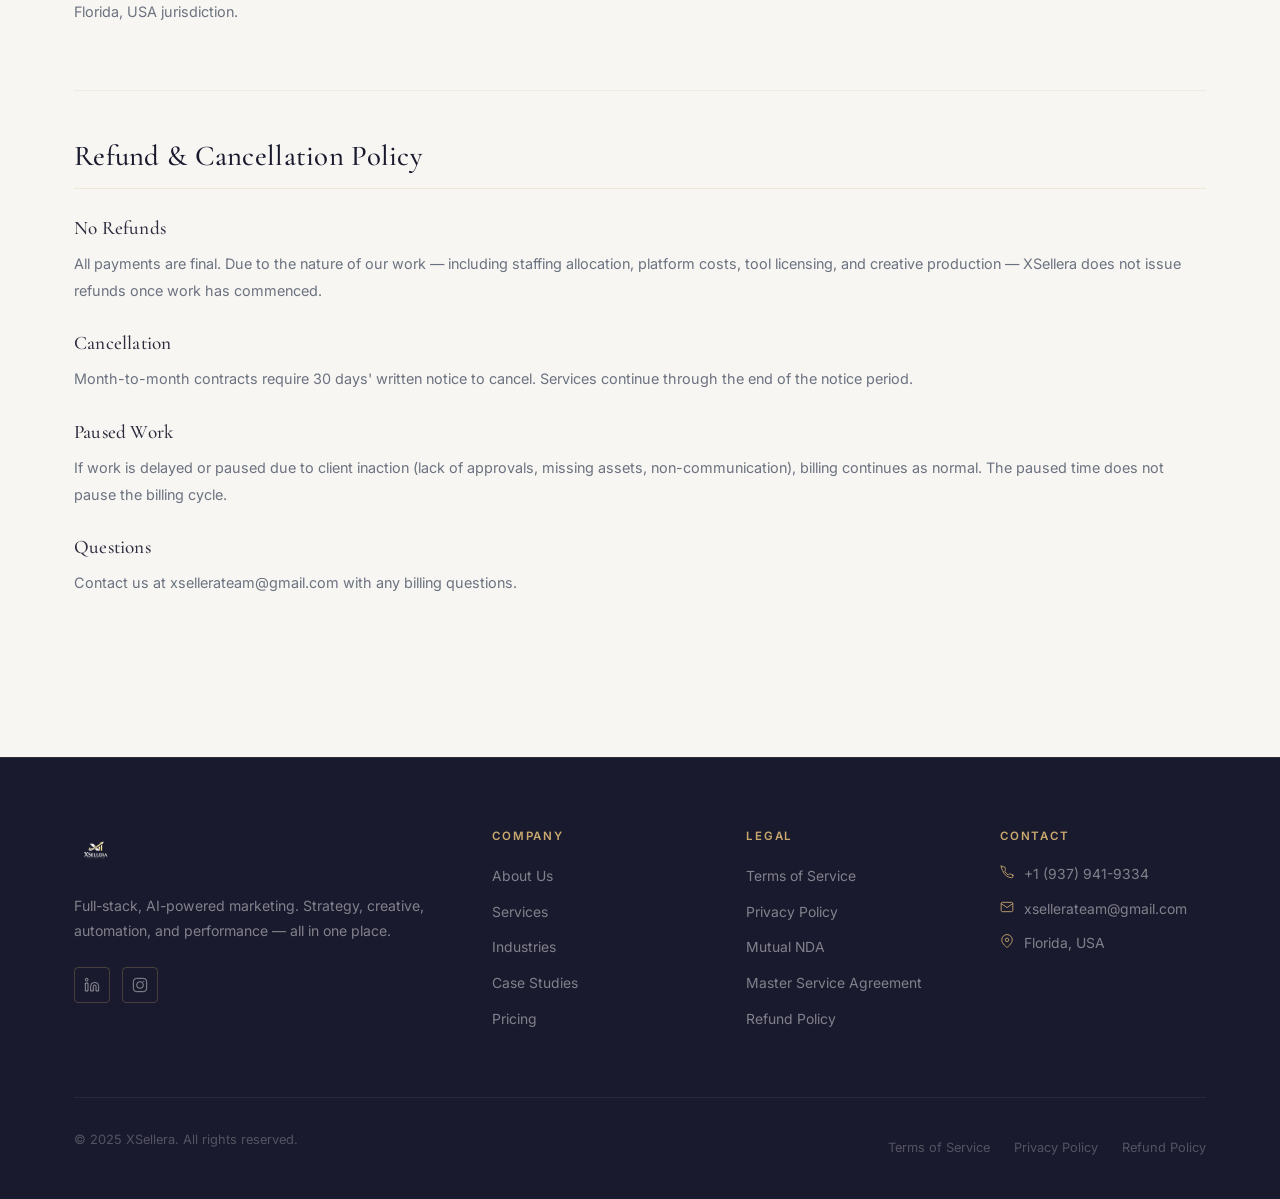
<file: legal.html>
<!DOCTYPE html>
<html lang="en">
<head>
  <meta charset="UTF-8" />
  <meta name="viewport" content="width=device-width, initial-scale=1.0" />
  <title>Legal — XSellera</title>
  <meta name="description" content="XSellera Terms of Service, Privacy Policy, Mutual NDA, Master Service Agreement, and Refund Policy." />
  <link rel="stylesheet" href="css/style.css?v=3" />
  <link rel="icon" type="image/png" href="images/xsellera-logo.png" />
</head>
<body>

<nav class="nav" id="nav">
  <div class="nav-inner">
    <a href="index.html" class="nav-logo"><img src="images/xsellera-logo.png" alt="XSellera" /></a>
    <div class="nav-links">
      <a href="about.html">About</a>
      <a href="services.html">Services</a>
      <a href="industries.html">Industries</a>
      <a href="pricing.html">Pricing</a>
      <a href="case-studies.html">Case Studies</a>
      <a href="contact.html">Contact</a>
    </div>
    <div class="nav-cta">
      <a href="https://calendar.app.google/ZjDUH3MxkTVkKUDi7" target="_blank" class="btn btn-primary">Book a Call</a>
    </div>
    <div class="nav-hamburger" id="hamburger"><span></span><span></span><span></span></div>
  </div>
</nav>

<div class="mobile-menu" id="mobileMenu">
  <button class="mobile-close" id="mobileClose">&times;</button>
  <a href="about.html">About</a>
  <a href="services.html">Services</a>
  <a href="industries.html">Industries</a>
  <a href="pricing.html">Pricing</a>
  <a href="case-studies.html">Case Studies</a>
  <a href="contact.html">Contact</a>
</div>

<section class="page-hero" style="background-image: url('https://images.unsplash.com/photo-1544551763-46a013bb70d5?w=1920&q=85&fit=crop'); min-height: 340px;">
  <div class="page-hero-overlay"></div>
  <div class="container">
    <div class="breadcrumb"><a href="index.html">Home</a> / <span>Legal</span></div>
    <h1>Legal Documents</h1>
    <p>Terms of Service, Privacy Policy, NDA, MSA, and Refund Policy.</p>
  </div>
</section>

<section class="section" style="background: var(--cream);">
  <div class="container">
    <div style="display: flex; gap: 48px; align-items: flex-start;">

      <!-- SIDEBAR -->
      <div style="width: 240px; flex-shrink: 0; display: none;" class="legal-sidebar">
        <div class="legal-nav">
          <h5>Documents</h5>
          <ul>
            <li><a href="#terms">Terms of Service</a></li>
            <li><a href="#privacy">Privacy Policy</a></li>
            <li><a href="#nda">Mutual NDA</a></li>
            <li><a href="#msa">Master Service Agreement</a></li>
            <li><a href="#refund">Refund &amp; Cancellation</a></li>
          </ul>
        </div>
      </div>

      <!-- CONTENT -->
      <div style="flex: 1; min-width: 0;">

        <!-- TERMS -->
        <div class="legal-section" id="terms">
          <h2>Terms of Service</h2>
          <p><em>XSellera — Last Updated: 2025</em></p>

          <h3>1. Acceptance of Terms</h3>
          <p>By accessing or using any services provided by XSellera ("Company"), you ("Client") agree to these Terms of Service. If you do not agree, do not use the services.</p>

          <h3>2. Services Provided</h3>
          <p>XSellera provides marketing, branding, automation, advertising, creative, consulting, operational development, team sourcing, and related digital services. All services are defined in a signed Statement of Work (SOW).</p>

          <h3>3. Payment Terms</h3>
          <p>All payments are due in advance, monthly, unless otherwise stated. Payment methods accepted: ACH, Credit Card, Wire, Stripe, PayPal, Wise.</p>
          <ul>
            <li>If payment is late by 5 days, XSellera may pause all work.</li>
            <li>If payment is late by 10 days, XSellera may terminate services.</li>
          </ul>

          <h3>4. Contract Term</h3>
          <p>All services are month-to-month unless otherwise stated in the SOW. Either party may terminate with 30 days' notice.</p>

          <h3>5. Refund Policy</h3>
          <p>XSellera does not offer refunds. All payments are final due to the nature of the work, staffing allocation, tools, and deliverables.</p>

          <h3>6. Client Responsibilities</h3>
          <p>Client agrees to: provide timely approvals; provide access to required accounts; respond to messages within reasonable time; not delay projects without cause; maintain professionalism in communication; supply accurate information. Failure to provide necessary assets or approvals may delay work but does not pause billing.</p>

          <h3>7. Intellectual Property</h3>
          <p>XSellera retains all intellectual property until the Client's invoice is paid in full. Upon full payment, XSellera grants Client commercial usage rights for all deliverables. XSellera retains the right to reuse systems, frameworks, SOPs, and non-client-specific assets.</p>

          <h3>8. Confidentiality</h3>
          <p>Both parties agree not to disclose confidential or proprietary information to third parties.</p>

          <h3>9. Limitation of Liability</h3>
          <p>XSellera is not liable for loss of revenue, loss of profits, claims due to ad platform decisions, delays caused by Client's inaction, third-party tool outages, algorithm changes, or force majeure. Maximum liability is limited to one month of fees paid.</p>

          <h3>10. Dispute Resolution</h3>
          <p>Any disputes will be resolved through good-faith negotiation, then mediation, then binding arbitration in Florida, USA.</p>

          <h3>11. Governing Law</h3>
          <p>These terms are governed by the laws of the State of Texas.</p>
        </div>

        <div style="height:1px;background:rgba(201,169,110,0.15);margin:48px 0;"></div>

        <!-- PRIVACY -->
        <div class="legal-section" id="privacy">
          <h2>Privacy Policy</h2>
          <p><em>XSellera — Last Updated: 2025</em></p>

          <h3>1. Information We Collect</h3>
          <p>We may collect: name, email, phone, company information, billing information, website analytics, device or cookie data.</p>

          <h3>2. How We Use Information</h3>
          <ul>
            <li>To deliver services</li>
            <li>To communicate with the Client</li>
            <li>To improve systems</li>
            <li>For billing and analytics</li>
            <li>For security and verification</li>
          </ul>
          <p>We never sell personal data.</p>

          <h3>3. Data Security</h3>
          <p>We use encryption, secure servers, and internal access controls. No system is 100% secure, but XSellera takes reasonable steps to protect your data.</p>

          <h3>4. Third-Party Tools</h3>
          <p>We integrate with Google, Meta, TikTok, Stripe, Zapier, CRM platforms, and analytics tools. These platforms may collect additional data per their own policies.</p>

          <h3>5. Cookies</h3>
          <p>XSellera uses cookies for analytics, tracking conversions, and improving website experience.</p>

          <h3>6. Data Retention</h3>
          <p>Data is stored only as long as necessary for service delivery, or as required by law.</p>

          <h3>7. CCPA / GDPR Rights</h3>
          <p>You may request access, correction, portability, or deletion of your data. Contact: <a href="mailto:legal@xsellera.com">legal@xsellera.com</a></p>
        </div>

        <div style="height:1px;background:rgba(201,169,110,0.15);margin:48px 0;"></div>

        <!-- NDA -->
        <div class="legal-section" id="nda">
          <h2>Mutual Non-Disclosure Agreement</h2>
          <p><em>XSellera — Mutual NDA</em></p>

          <h3>1. Parties</h3>
          <p>This NDA is between XSellera ("Company") and the Client ("Recipient").</p>

          <h3>2. Definition of Confidential Information</h3>
          <p>Any information, written or verbal, shared for the purpose of exploring or delivering services, including: business strategies, SOPs and systems, proprietary methods, marketing plans, tools and software access, and creative assets.</p>

          <h3>3. Obligations</h3>
          <p>Both parties agree to: keep confidential information private; not share with third parties; use information only for agreed purposes; protect data using reasonable measures.</p>

          <h3>4. Exclusions</h3>
          <p>Confidentiality does not apply to information that is publicly available, independently developed, or legally required to be disclosed.</p>

          <h3>5. Term</h3>
          <p>This NDA lasts 5 years from the date of signature.</p>

          <h3>6. Remedies</h3>
          <p>Breach may entitle the non-breaching party to injunction, damages, and legal fees.</p>
        </div>

        <div style="height:1px;background:rgba(201,169,110,0.15);margin:48px 0;"></div>

        <!-- MSA -->
        <div class="legal-section" id="msa">
          <h2>Master Service Agreement (MSA)</h2>
          <p><em>XSellera — MSA</em></p>

          <h3>1. Overview</h3>
          <p>This Master Service Agreement governs all work provided by XSellera ("Agency") to Client. All specific services are listed in a signed SOW.</p>

          <h3>2. Fees &amp; Billing</h3>
          <ul>
            <li>All payments due upfront</li>
            <li>Month-to-month unless otherwise stated</li>
            <li>30-day cancellation policy</li>
            <li>Late payment may pause services</li>
          </ul>

          <h3>3. Scope of Work</h3>
          <p>Defined in a Statement of Work (SOW): deliverables, timeline, responsibilities. Any work not included in the SOW will incur additional fees.</p>

          <h3>4. Changes &amp; Revisions</h3>
          <p>Limited revisions per week. Excessive revisions may incur additional fees. Changes outside initial scope require change orders.</p>

          <h3>5. Agency Responsibilities</h3>
          <p>Deliver services professionally; maintain communication; meet reasonable timelines; provide reports and deliverables as agreed.</p>

          <h3>6. Client Responsibilities</h3>
          <p>Provide all assets, logins, and approvals; attend scheduled calls; make timely payments; follow platform policies. Agency is not responsible for delays caused by Client inaction.</p>

          <h3>7. Intellectual Property</h3>
          <p>Ownership transfers upon full payment. Agency retains rights to frameworks, SOPs, and generic systems. Client receives commercial usage rights.</p>

          <h3>8. Termination</h3>
          <p>Either party may terminate with 30 days' notice.</p>

          <h3>9. Indemnification</h3>
          <p>Client agrees to indemnify Agency against claims from content Client provided, illegal or unapproved ad content, and platform account issues.</p>

          <h3>10. Liability</h3>
          <p>Total liability is limited to one month of fees paid.</p>

          <h3>11. Governing Law</h3>
          <p>Florida, USA jurisdiction.</p>
        </div>

        <div style="height:1px;background:rgba(201,169,110,0.15);margin:48px 0;"></div>

        <!-- REFUND -->
        <div class="legal-section" id="refund">
          <h2>Refund &amp; Cancellation Policy</h2>

          <h3>No Refunds</h3>
          <p>All payments are final. Due to the nature of our work — including staffing allocation, platform costs, tool licensing, and creative production — XSellera does not issue refunds once work has commenced.</p>

          <h3>Cancellation</h3>
          <p>Month-to-month contracts require 30 days' written notice to cancel. Services continue through the end of the notice period.</p>

          <h3>Paused Work</h3>
          <p>If work is delayed or paused due to client inaction (lack of approvals, missing assets, non-communication), billing continues as normal. The paused time does not pause the billing cycle.</p>

          <h3>Questions</h3>
          <p>Contact us at <a href="mailto:xsellerateam@gmail.com">xsellerateam@gmail.com</a> with any billing questions.</p>
        </div>

      </div>
    </div>
  </div>
</section>

<footer class="footer">
  <div class="container">
    <div class="footer-grid">
      <div class="footer-brand">
        <img src="images/xsellera-logo.png" alt="XSellera" />
        <p>Full-stack, AI-powered marketing. Strategy, creative, automation, and performance — all in one place.</p>
        <div class="footer-social" style="margin-top: 16px;">
          <a href="#" class="social-link"><svg width="16" height="16" viewBox="0 0 24 24" fill="none" stroke="currentColor" stroke-width="1.5"><path d="M16 8a6 6 0 016 6v7h-4v-7a2 2 0 00-2-2 2 2 0 00-2 2v7h-4v-7a6 6 0 016-6zM2 9h4v12H2z"/><circle cx="4" cy="4" r="2"/></svg></a>
          <a href="#" class="social-link"><svg width="16" height="16" viewBox="0 0 24 24" fill="none" stroke="currentColor" stroke-width="1.5"><rect x="2" y="2" width="20" height="20" rx="5"/><circle cx="12" cy="12" r="5"/><circle cx="17.5" cy="6.5" r="1" fill="currentColor" stroke="none"/></svg></a>
        </div>
      </div>
      <div class="footer-col">
        <h5>Company</h5>
        <ul>
          <li><a href="about.html">About Us</a></li>
          <li><a href="services.html">Services</a></li>
          <li><a href="industries.html">Industries</a></li>
          <li><a href="case-studies.html">Case Studies</a></li>
          <li><a href="pricing.html">Pricing</a></li>
        </ul>
      </div>
      <div class="footer-col">
        <h5>Legal</h5>
        <ul>
          <li><a href="legal.html#terms">Terms of Service</a></li>
          <li><a href="legal.html#privacy">Privacy Policy</a></li>
          <li><a href="legal.html#nda">Mutual NDA</a></li>
          <li><a href="legal.html#msa">Master Service Agreement</a></li>
          <li><a href="legal.html#refund">Refund Policy</a></li>
        </ul>
      </div>
      <div class="footer-col">
        <h5>Contact</h5>
        <div class="footer-contact-item">
          <svg width="14" height="14" viewBox="0 0 24 24" fill="none" stroke="currentColor" stroke-width="1.5"><path d="M22 16.92v3a2 2 0 01-2.18 2 19.79 19.79 0 01-8.63-3.07A19.5 19.5 0 014.69 9.81a19.79 19.79 0 01-3.07-8.67A2 2 0 013.6 3h3a2 2 0 012 1.72c.127.96.361 1.903.7 2.81a2 2 0 01-.45 2.11L7.91 10.6a16 16 0 006.29 6.29l.96-.96a2 2 0 012.11-.45c.907.339 1.85.573 2.81.7A2 2 0 0122 18.92v-2z"/></svg>
          <a href="tel:+19379419334">+1 (937) 941-9334</a>
        </div>
        <div class="footer-contact-item">
          <svg width="14" height="14" viewBox="0 0 24 24" fill="none" stroke="currentColor" stroke-width="1.5"><path d="M4 4h16c1.1 0 2 .9 2 2v12c0 1.1-.9 2-2 2H4c-1.1 0-2-.9-2-2V6c0-1.1.9-2 2-2z"/><polyline points="22,6 12,13 2,6"/></svg>
          <a href="mailto:xsellerateam@gmail.com">xsellerateam@gmail.com</a>
        </div>
        <div class="footer-contact-item">
          <svg width="14" height="14" viewBox="0 0 24 24" fill="none" stroke="currentColor" stroke-width="1.5"><path d="M21 10c0 7-9 13-9 13s-9-6-9-13a9 9 0 0118 0z"/><circle cx="12" cy="10" r="3"/></svg>
          <span>Florida, USA</span>
        </div>
      </div>
    </div>
    <div class="footer-bottom">
      <p class="footer-copy">&copy; 2025 XSellera. All rights reserved.</p>
      <div class="footer-legal">
        <a href="legal.html#terms">Terms of Service</a>
        <a href="legal.html#privacy">Privacy Policy</a>
        <a href="legal.html#refund">Refund Policy</a>
      </div>
    </div>
  </div>
</footer>

<script src="js/main.js"></script>
</body>
</html>
</file>
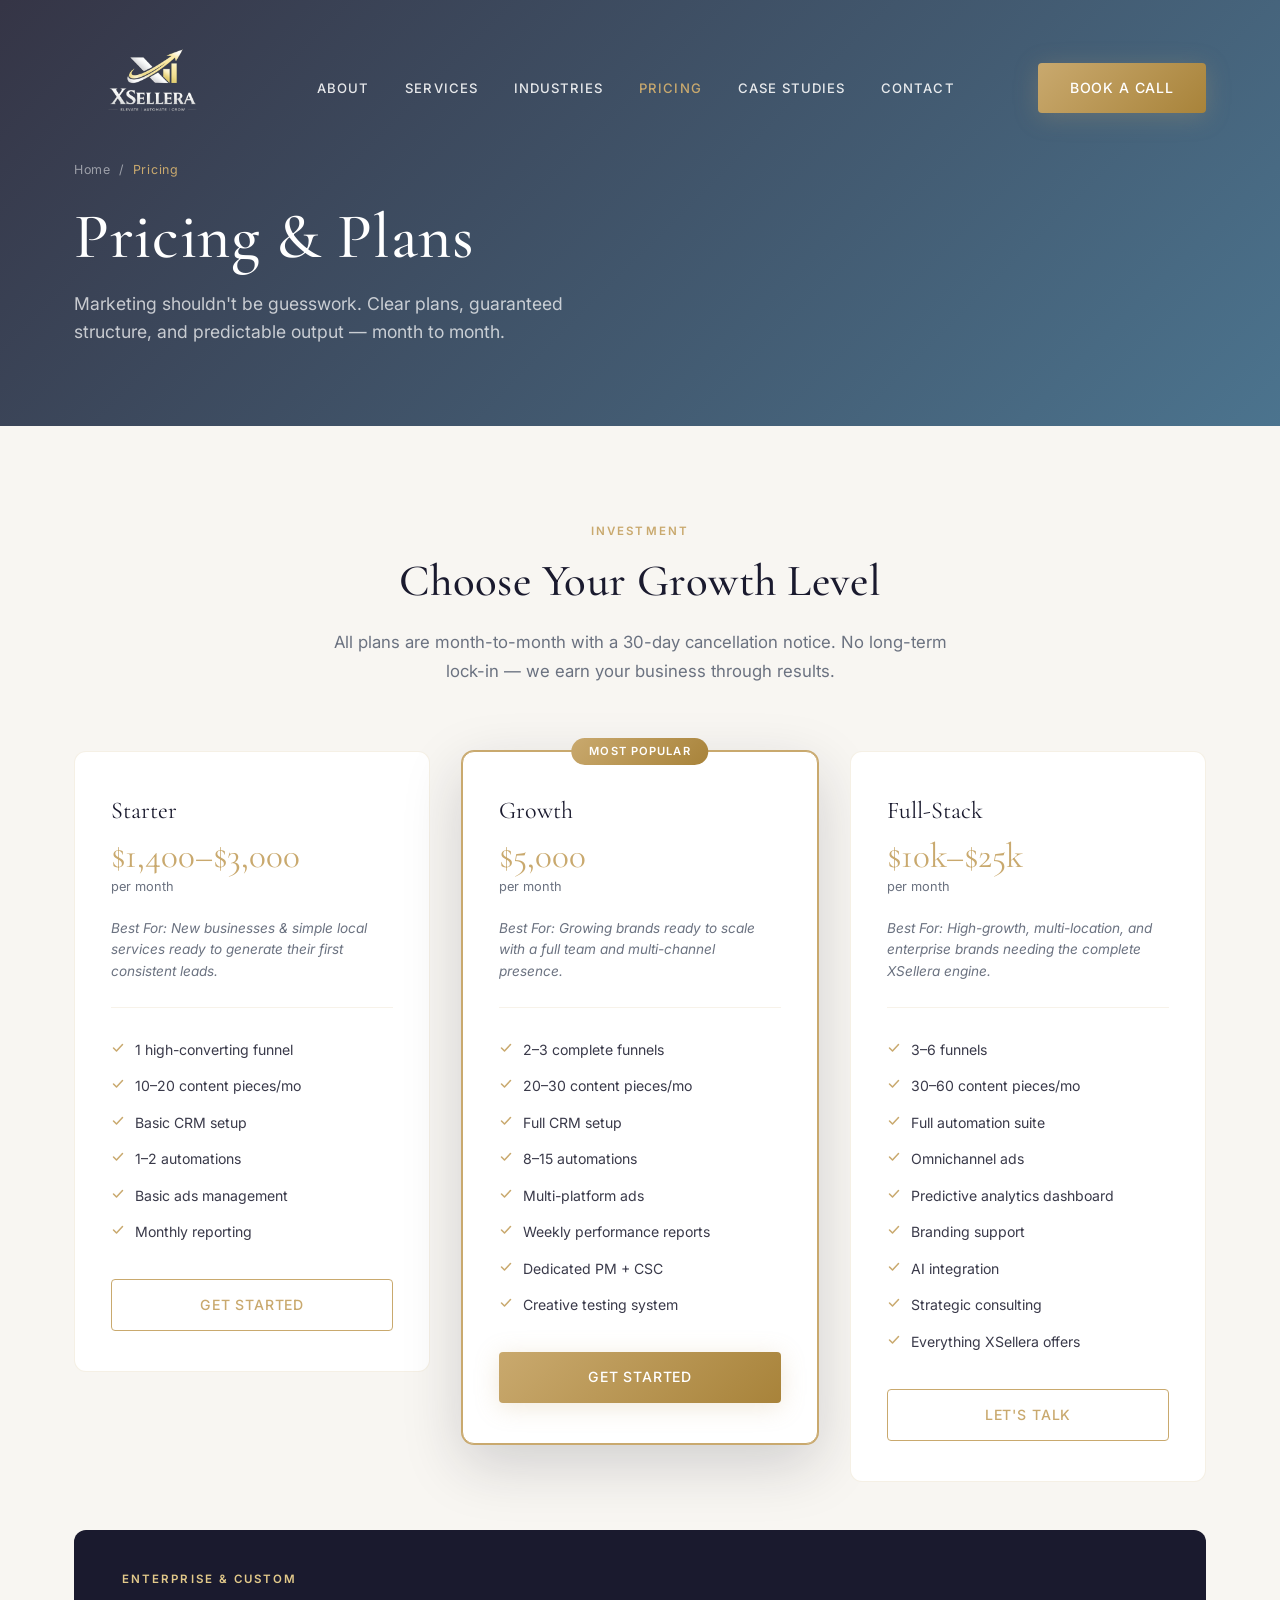
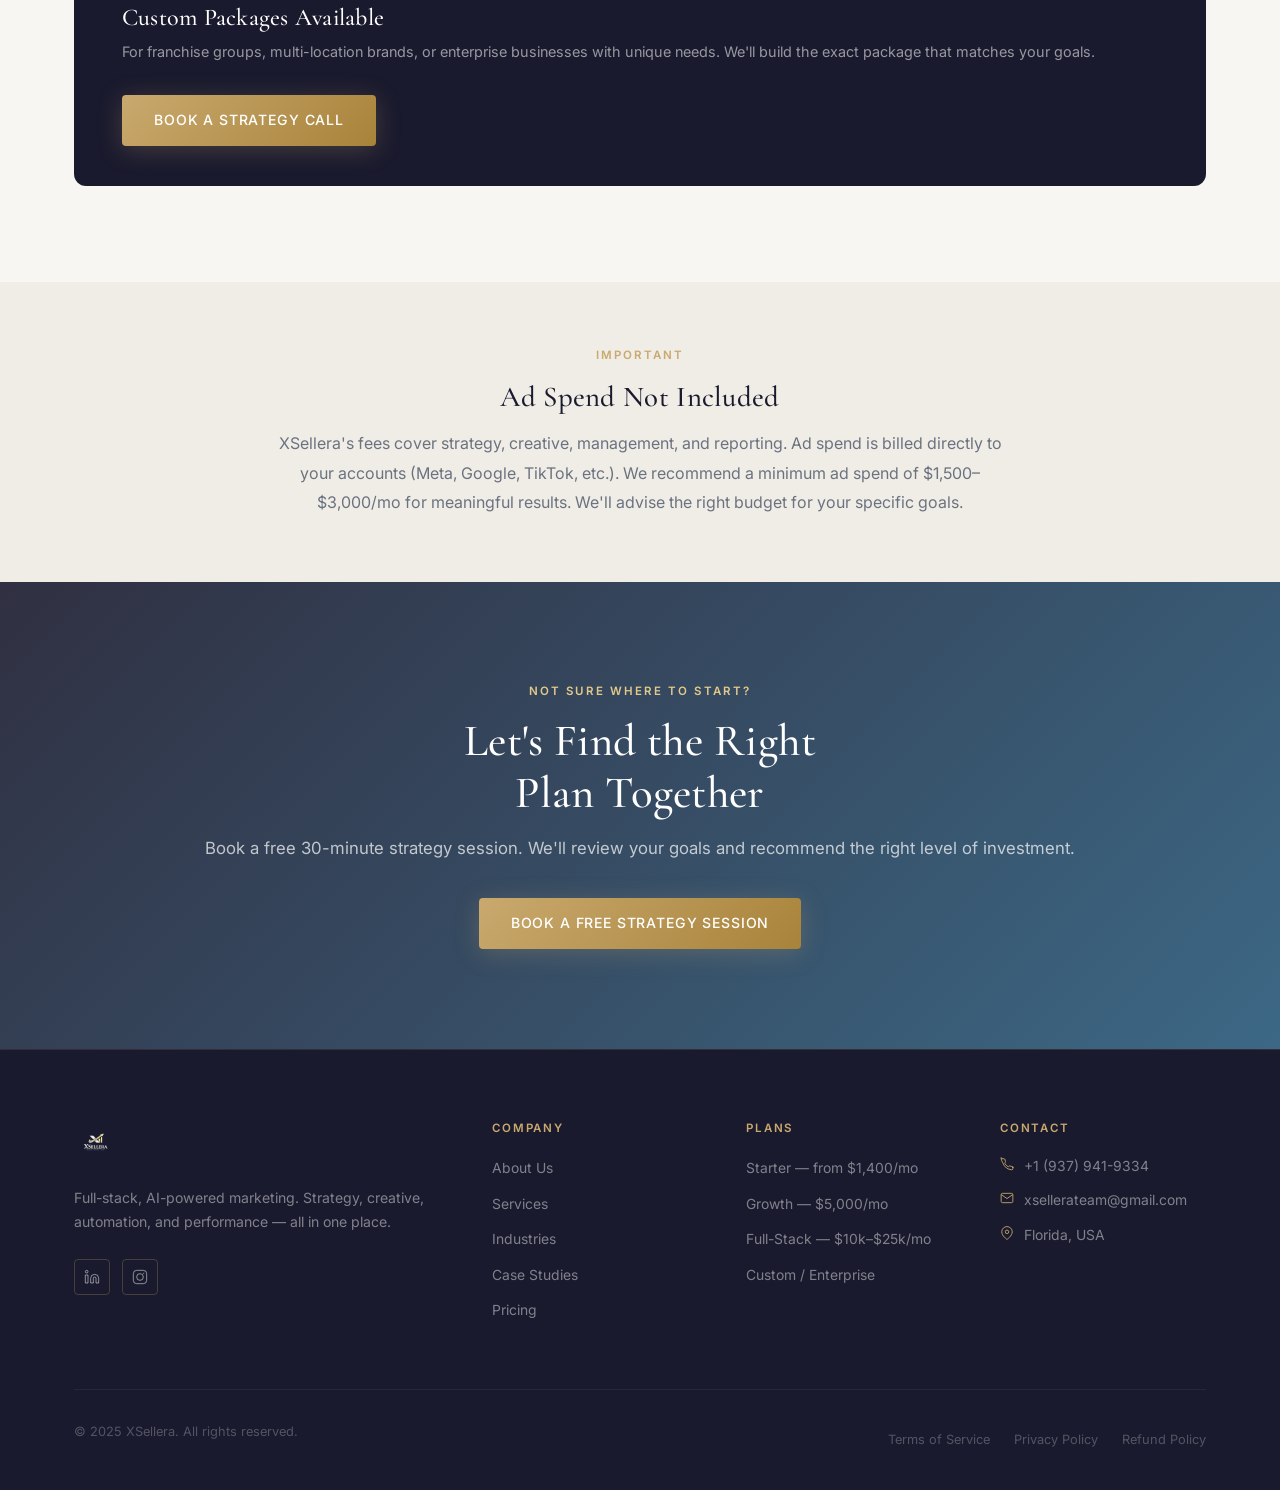
<file: pricing.html>
<!DOCTYPE html>
<html lang="en">
<head>
  <meta charset="UTF-8" />
  <meta name="viewport" content="width=device-width, initial-scale=1.0" />
  <title>Pricing — XSellera</title>
  <meta name="description" content="Clear plans, guaranteed structure, and predictable output. Starter from $1,400/mo. Growth at $5,000/mo. Full-Stack up to $25,000/mo." />
  <link rel="stylesheet" href="css/style.css?v=3" />
  <link rel="icon" type="image/png" href="images/xsellera-logo.png" />
</head>
<body>

<nav class="nav" id="nav">
  <div class="nav-inner">
    <a href="index.html" class="nav-logo"><img src="images/xsellera-logo.png" alt="XSellera" /></a>
    <div class="nav-links">
      <a href="about.html">About</a>
      <a href="services.html">Services</a>
      <a href="industries.html">Industries</a>
      <a href="pricing.html">Pricing</a>
      <a href="case-studies.html">Case Studies</a>
      <a href="contact.html">Contact</a>
    </div>
    <div class="nav-cta">
      <a href="https://calendar.app.google/ZjDUH3MxkTVkKUDi7" target="_blank" class="btn btn-primary">Book a Call</a>
    </div>
    <div class="nav-hamburger" id="hamburger"><span></span><span></span><span></span></div>
  </div>
</nav>

<div class="mobile-menu" id="mobileMenu">
  <button class="mobile-close" id="mobileClose">&times;</button>
  <a href="about.html">About</a>
  <a href="services.html">Services</a>
  <a href="industries.html">Industries</a>
  <a href="pricing.html">Pricing</a>
  <a href="case-studies.html">Case Studies</a>
  <a href="contact.html">Contact</a>
  <a href="https://calendar.app.google/ZjDUH3MxkTVkKUDi7" target="_blank" class="btn btn-primary" style="margin-top:16px;">Book a Call</a>
</div>

<section class="page-hero" style="background-image: url('https://images.unsplash.com/photo-1507525428034-b723cf961d3e?w=1920&q=85&fit=crop');">
  <div class="page-hero-overlay"></div>
  <div class="container">
    <div class="breadcrumb"><a href="index.html">Home</a> / <span>Pricing</span></div>
    <h1>Pricing &amp; Plans</h1>
    <p>Marketing shouldn't be guesswork. Clear plans, guaranteed structure, and predictable output — month to month.</p>
  </div>
</section>

<!-- PRICING SECTION -->
<section class="section" style="background: var(--cream);">
  <div class="container">
    <div class="text-center" style="margin-bottom: 64px;">
      <span class="section-label">Investment</span>
      <h2 class="section-title fade-up">Choose Your Growth Level</h2>
      <p class="section-subtitle fade-up fade-up-delay-1" style="margin: 0 auto;">All plans are month-to-month with a 30-day cancellation notice. No long-term lock-in — we earn your business through results.</p>
    </div>

    <div class="grid-3" style="align-items: start;">

      <!-- STARTER -->
      <div class="pricing-card fade-up">
        <div class="pricing-name">Starter</div>
        <div class="pricing-range">$1,400–$3,000</div>
        <div class="pricing-period">per month</div>
        <div class="pricing-desc">Best For: New businesses &amp; simple local services ready to generate their first consistent leads.</div>
        <ul class="pricing-features">
          <li><svg width="14" height="14" viewBox="0 0 14 14" fill="none"><path d="M2.5 7l3 3L11.5 3.5" stroke="currentColor" stroke-width="1.5" stroke-linecap="round" stroke-linejoin="round"/></svg> 1 high-converting funnel</li>
          <li><svg width="14" height="14" viewBox="0 0 14 14" fill="none"><path d="M2.5 7l3 3L11.5 3.5" stroke="currentColor" stroke-width="1.5" stroke-linecap="round" stroke-linejoin="round"/></svg> 10–20 content pieces/mo</li>
          <li><svg width="14" height="14" viewBox="0 0 14 14" fill="none"><path d="M2.5 7l3 3L11.5 3.5" stroke="currentColor" stroke-width="1.5" stroke-linecap="round" stroke-linejoin="round"/></svg> Basic CRM setup</li>
          <li><svg width="14" height="14" viewBox="0 0 14 14" fill="none"><path d="M2.5 7l3 3L11.5 3.5" stroke="currentColor" stroke-width="1.5" stroke-linecap="round" stroke-linejoin="round"/></svg> 1–2 automations</li>
          <li><svg width="14" height="14" viewBox="0 0 14 14" fill="none"><path d="M2.5 7l3 3L11.5 3.5" stroke="currentColor" stroke-width="1.5" stroke-linecap="round" stroke-linejoin="round"/></svg> Basic ads management</li>
          <li><svg width="14" height="14" viewBox="0 0 14 14" fill="none"><path d="M2.5 7l3 3L11.5 3.5" stroke="currentColor" stroke-width="1.5" stroke-linecap="round" stroke-linejoin="round"/></svg> Monthly reporting</li>
        </ul>
        <a href="https://calendar.app.google/ZjDUH3MxkTVkKUDi7" target="_blank" class="btn btn-outline-gold" style="width:100%;justify-content:center;margin-top:28px;">Get Started</a>
      </div>

      <!-- GROWTH (FEATURED) -->
      <div class="pricing-card featured fade-up fade-up-delay-1">
        <div class="pricing-badge">Most Popular</div>
        <div class="pricing-name">Growth</div>
        <div class="pricing-range" style="color: var(--gold);">$5,000</div>
        <div class="pricing-period">per month</div>
        <div class="pricing-desc">Best For: Growing brands ready to scale with a full team and multi-channel presence.</div>
        <ul class="pricing-features">
          <li><svg width="14" height="14" viewBox="0 0 14 14" fill="none"><path d="M2.5 7l3 3L11.5 3.5" stroke="currentColor" stroke-width="1.5" stroke-linecap="round" stroke-linejoin="round"/></svg> 2–3 complete funnels</li>
          <li><svg width="14" height="14" viewBox="0 0 14 14" fill="none"><path d="M2.5 7l3 3L11.5 3.5" stroke="currentColor" stroke-width="1.5" stroke-linecap="round" stroke-linejoin="round"/></svg> 20–30 content pieces/mo</li>
          <li><svg width="14" height="14" viewBox="0 0 14 14" fill="none"><path d="M2.5 7l3 3L11.5 3.5" stroke="currentColor" stroke-width="1.5" stroke-linecap="round" stroke-linejoin="round"/></svg> Full CRM setup</li>
          <li><svg width="14" height="14" viewBox="0 0 14 14" fill="none"><path d="M2.5 7l3 3L11.5 3.5" stroke="currentColor" stroke-width="1.5" stroke-linecap="round" stroke-linejoin="round"/></svg> 8–15 automations</li>
          <li><svg width="14" height="14" viewBox="0 0 14 14" fill="none"><path d="M2.5 7l3 3L11.5 3.5" stroke="currentColor" stroke-width="1.5" stroke-linecap="round" stroke-linejoin="round"/></svg> Multi-platform ads</li>
          <li><svg width="14" height="14" viewBox="0 0 14 14" fill="none"><path d="M2.5 7l3 3L11.5 3.5" stroke="currentColor" stroke-width="1.5" stroke-linecap="round" stroke-linejoin="round"/></svg> Weekly performance reports</li>
          <li><svg width="14" height="14" viewBox="0 0 14 14" fill="none"><path d="M2.5 7l3 3L11.5 3.5" stroke="currentColor" stroke-width="1.5" stroke-linecap="round" stroke-linejoin="round"/></svg> Dedicated PM + CSC</li>
          <li><svg width="14" height="14" viewBox="0 0 14 14" fill="none"><path d="M2.5 7l3 3L11.5 3.5" stroke="currentColor" stroke-width="1.5" stroke-linecap="round" stroke-linejoin="round"/></svg> Creative testing system</li>
        </ul>
        <a href="https://calendar.app.google/ZjDUH3MxkTVkKUDi7" target="_blank" class="btn btn-primary" style="width:100%;justify-content:center;margin-top:28px;">Get Started</a>
      </div>

      <!-- FULL-STACK -->
      <div class="pricing-card fade-up fade-up-delay-2">
        <div class="pricing-name">Full-Stack</div>
        <div class="pricing-range">$10k–$25k</div>
        <div class="pricing-period">per month</div>
        <div class="pricing-desc">Best For: High-growth, multi-location, and enterprise brands needing the complete XSellera engine.</div>
        <ul class="pricing-features">
          <li><svg width="14" height="14" viewBox="0 0 14 14" fill="none"><path d="M2.5 7l3 3L11.5 3.5" stroke="currentColor" stroke-width="1.5" stroke-linecap="round" stroke-linejoin="round"/></svg> 3–6 funnels</li>
          <li><svg width="14" height="14" viewBox="0 0 14 14" fill="none"><path d="M2.5 7l3 3L11.5 3.5" stroke="currentColor" stroke-width="1.5" stroke-linecap="round" stroke-linejoin="round"/></svg> 30–60 content pieces/mo</li>
          <li><svg width="14" height="14" viewBox="0 0 14 14" fill="none"><path d="M2.5 7l3 3L11.5 3.5" stroke="currentColor" stroke-width="1.5" stroke-linecap="round" stroke-linejoin="round"/></svg> Full automation suite</li>
          <li><svg width="14" height="14" viewBox="0 0 14 14" fill="none"><path d="M2.5 7l3 3L11.5 3.5" stroke="currentColor" stroke-width="1.5" stroke-linecap="round" stroke-linejoin="round"/></svg> Omnichannel ads</li>
          <li><svg width="14" height="14" viewBox="0 0 14 14" fill="none"><path d="M2.5 7l3 3L11.5 3.5" stroke="currentColor" stroke-width="1.5" stroke-linecap="round" stroke-linejoin="round"/></svg> Predictive analytics dashboard</li>
          <li><svg width="14" height="14" viewBox="0 0 14 14" fill="none"><path d="M2.5 7l3 3L11.5 3.5" stroke="currentColor" stroke-width="1.5" stroke-linecap="round" stroke-linejoin="round"/></svg> Branding support</li>
          <li><svg width="14" height="14" viewBox="0 0 14 14" fill="none"><path d="M2.5 7l3 3L11.5 3.5" stroke="currentColor" stroke-width="1.5" stroke-linecap="round" stroke-linejoin="round"/></svg> AI integration</li>
          <li><svg width="14" height="14" viewBox="0 0 14 14" fill="none"><path d="M2.5 7l3 3L11.5 3.5" stroke="currentColor" stroke-width="1.5" stroke-linecap="round" stroke-linejoin="round"/></svg> Strategic consulting</li>
          <li><svg width="14" height="14" viewBox="0 0 14 14" fill="none"><path d="M2.5 7l3 3L11.5 3.5" stroke="currentColor" stroke-width="1.5" stroke-linecap="round" stroke-linejoin="round"/></svg> Everything XSellera offers</li>
        </ul>
        <a href="https://calendar.app.google/ZjDUH3MxkTVkKUDi7" target="_blank" class="btn btn-outline-gold" style="width:100%;justify-content:center;margin-top:28px;">Let's Talk</a>
      </div>

    </div>

    <!-- CUSTOM -->
    <div class="fade-up" style="margin-top: 48px; background: var(--dark); border-radius: var(--radius-lg); padding: 40px 48px; display: flex; align-items: center; justify-content: space-between; gap: 32px; flex-wrap: wrap;">
      <div>
        <span class="section-label" style="color: var(--gold-light);">Enterprise &amp; Custom</span>
        <h3 style="color: var(--white); font-size: 1.5rem; margin-bottom: 8px;">Custom Packages Available</h3>
        <p style="color: rgba(255,255,255,0.55); font-size: 0.9rem; margin: 0;">For franchise groups, multi-location brands, or enterprise businesses with unique needs. We'll build the exact package that matches your goals.</p>
      </div>
      <a href="https://calendar.app.google/ZjDUH3MxkTVkKUDi7" target="_blank" class="btn btn-primary" style="white-space:nowrap;flex-shrink:0;">Book a Strategy Call</a>
    </div>
  </div>
</section>

<!-- WHAT'S INCLUDED NOTE -->
<section class="section-sm" style="background: var(--cream-dark);">
  <div class="container" style="max-width: 780px; text-align: center;">
    <span class="section-label">Important</span>
    <h3 class="fade-up" style="margin-bottom: 16px;">Ad Spend Not Included</h3>
    <p style="color: var(--text-muted); line-height: 1.85;" class="fade-up fade-up-delay-1">XSellera's fees cover strategy, creative, management, and reporting. Ad spend is billed directly to your accounts (Meta, Google, TikTok, etc.). We recommend a minimum ad spend of $1,500–$3,000/mo for meaningful results. We'll advise the right budget for your specific goals.</p>
  </div>
</section>

<!-- CTA -->
<section class="cta-banner">
  <div class="cta-overlay"></div>
  <div class="container">
    <span class="section-label" style="color: var(--gold-light);">Not Sure Where to Start?</span>
    <h2>Let's Find the Right<br>Plan Together</h2>
    <p>Book a free 30-minute strategy session. We'll review your goals and recommend the right level of investment.</p>
    <a href="https://calendar.app.google/ZjDUH3MxkTVkKUDi7" target="_blank" class="btn btn-primary">Book a Free Strategy Session</a>
  </div>
</section>

<footer class="footer">
  <div class="container">
    <div class="footer-grid">
      <div class="footer-brand">
        <img src="images/xsellera-logo.png" alt="XSellera" />
        <p>Full-stack, AI-powered marketing. Strategy, creative, automation, and performance — all in one place.</p>
        <div class="footer-social" style="margin-top: 16px;">
          <a href="#" class="social-link"><svg width="16" height="16" viewBox="0 0 24 24" fill="none" stroke="currentColor" stroke-width="1.5"><path d="M16 8a6 6 0 016 6v7h-4v-7a2 2 0 00-2-2 2 2 0 00-2 2v7h-4v-7a6 6 0 016-6zM2 9h4v12H2z"/><circle cx="4" cy="4" r="2"/></svg></a>
          <a href="#" class="social-link"><svg width="16" height="16" viewBox="0 0 24 24" fill="none" stroke="currentColor" stroke-width="1.5"><rect x="2" y="2" width="20" height="20" rx="5"/><circle cx="12" cy="12" r="5"/><circle cx="17.5" cy="6.5" r="1" fill="currentColor" stroke="none"/></svg></a>
        </div>
      </div>
      <div class="footer-col">
        <h5>Company</h5>
        <ul>
          <li><a href="about.html">About Us</a></li>
          <li><a href="services.html">Services</a></li>
          <li><a href="industries.html">Industries</a></li>
          <li><a href="case-studies.html">Case Studies</a></li>
          <li><a href="pricing.html">Pricing</a></li>
        </ul>
      </div>
      <div class="footer-col">
        <h5>Plans</h5>
        <ul>
          <li><a href="pricing.html">Starter — from $1,400/mo</a></li>
          <li><a href="pricing.html">Growth — $5,000/mo</a></li>
          <li><a href="pricing.html">Full-Stack — $10k–$25k/mo</a></li>
          <li><a href="pricing.html">Custom / Enterprise</a></li>
        </ul>
      </div>
      <div class="footer-col">
        <h5>Contact</h5>
        <div class="footer-contact-item">
          <svg width="14" height="14" viewBox="0 0 24 24" fill="none" stroke="currentColor" stroke-width="1.5"><path d="M22 16.92v3a2 2 0 01-2.18 2 19.79 19.79 0 01-8.63-3.07A19.5 19.5 0 014.69 9.81a19.79 19.79 0 01-3.07-8.67A2 2 0 013.6 3h3a2 2 0 012 1.72c.127.96.361 1.903.7 2.81a2 2 0 01-.45 2.11L7.91 10.6a16 16 0 006.29 6.29l.96-.96a2 2 0 012.11-.45c.907.339 1.85.573 2.81.7A2 2 0 0122 18.92v-2z"/></svg>
          <a href="tel:+19379419334">+1 (937) 941-9334</a>
        </div>
        <div class="footer-contact-item">
          <svg width="14" height="14" viewBox="0 0 24 24" fill="none" stroke="currentColor" stroke-width="1.5"><path d="M4 4h16c1.1 0 2 .9 2 2v12c0 1.1-.9 2-2 2H4c-1.1 0-2-.9-2-2V6c0-1.1.9-2 2-2z"/><polyline points="22,6 12,13 2,6"/></svg>
          <a href="mailto:xsellerateam@gmail.com">xsellerateam@gmail.com</a>
        </div>
        <div class="footer-contact-item">
          <svg width="14" height="14" viewBox="0 0 24 24" fill="none" stroke="currentColor" stroke-width="1.5"><path d="M21 10c0 7-9 13-9 13s-9-6-9-13a9 9 0 0118 0z"/><circle cx="12" cy="10" r="3"/></svg>
          <span>Florida, USA</span>
        </div>
      </div>
    </div>
    <div class="footer-bottom">
      <p class="footer-copy">&copy; 2025 XSellera. All rights reserved.</p>
      <div class="footer-legal">
        <a href="legal.html#terms">Terms of Service</a>
        <a href="legal.html#privacy">Privacy Policy</a>
        <a href="legal.html#refund">Refund Policy</a>
      </div>
    </div>
  </div>
</footer>

<script src="js/main.js"></script>
</body>
</html>
</file>
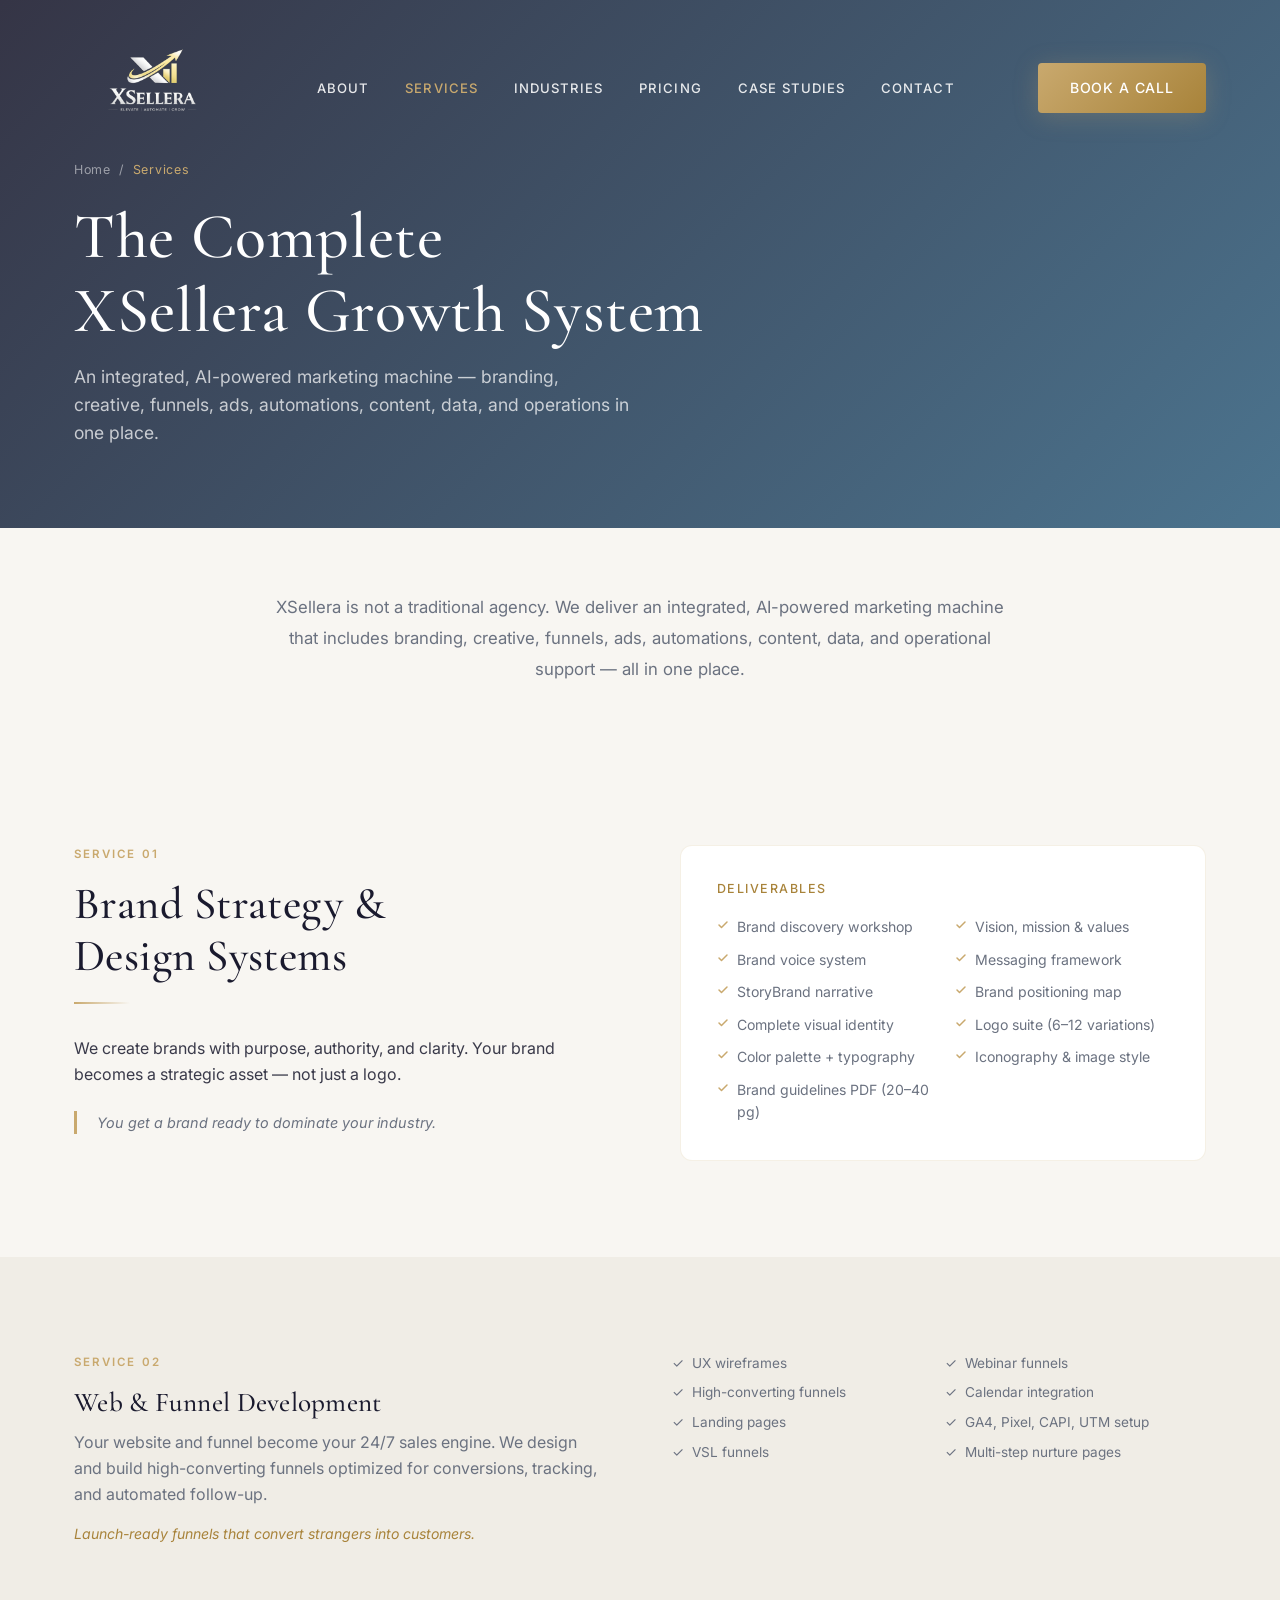
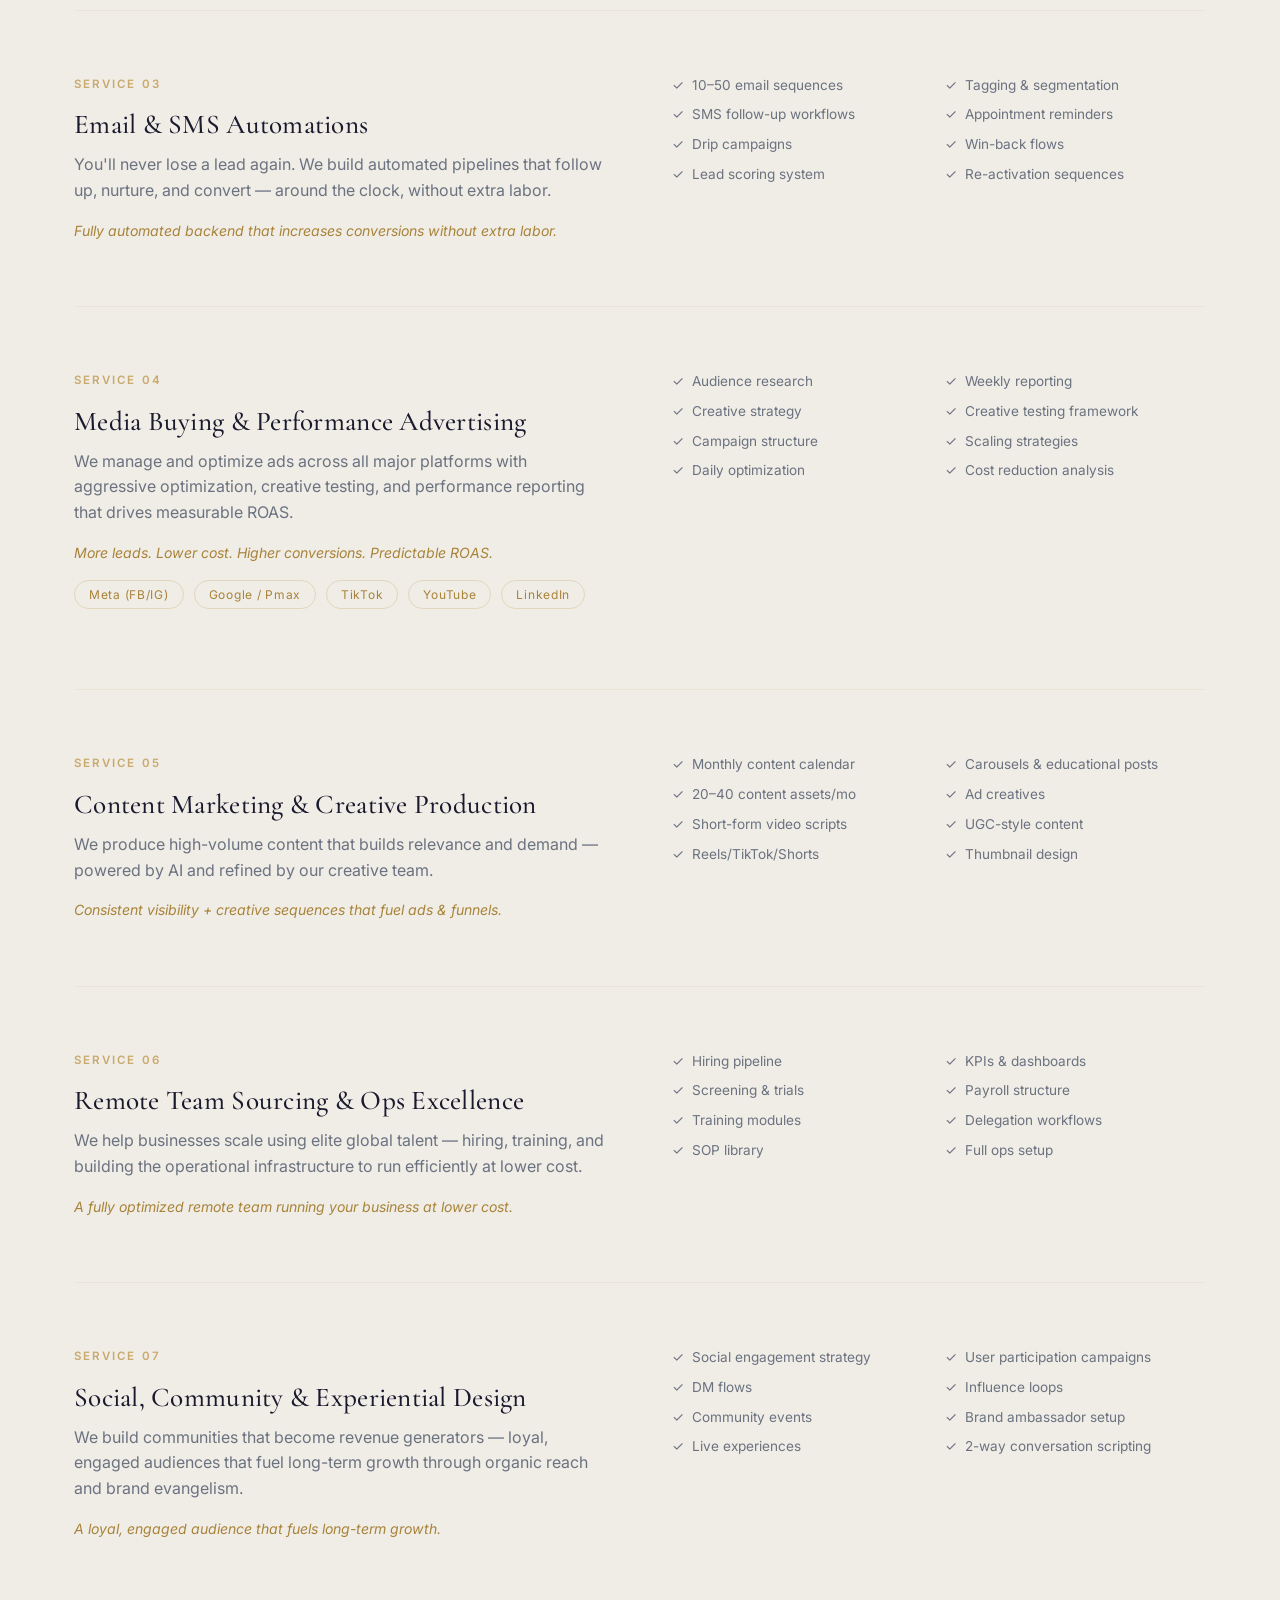
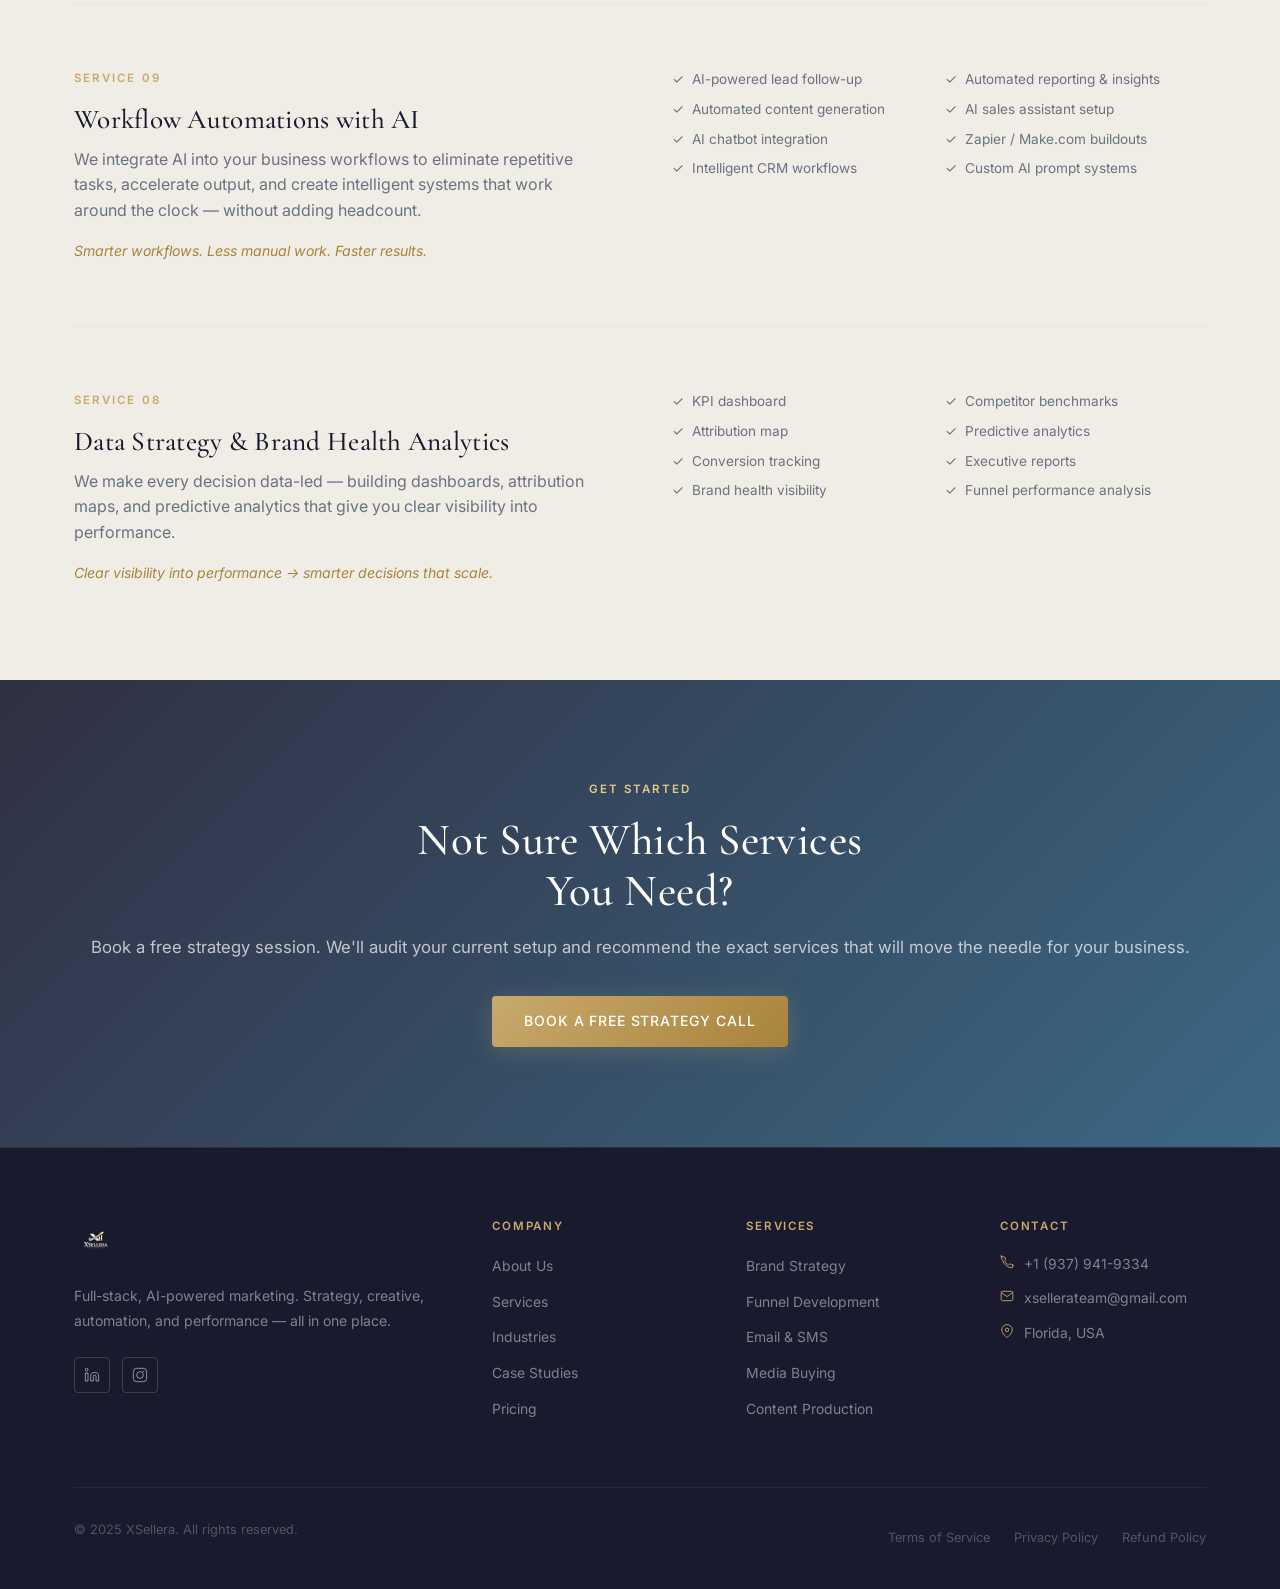
<file: services.html>
<!DOCTYPE html>
<html lang="en">
<head>
  <meta charset="UTF-8" />
  <meta name="viewport" content="width=device-width, initial-scale=1.0" />
  <title>Services — XSellera</title>
  <meta name="description" content="The Complete XSellera Growth System — brand, funnels, ads, automations, content, data, and operations in one integrated marketing machine." />
  <link rel="stylesheet" href="css/style.css?v=3" />
  <link rel="icon" type="image/png" href="images/xsellera-logo.png" />
</head>
<body>

<nav class="nav" id="nav">
  <div class="nav-inner">
    <a href="index.html" class="nav-logo"><img src="images/xsellera-logo.png" alt="XSellera" /></a>
    <div class="nav-links">
      <a href="about.html">About</a>
      <a href="services.html">Services</a>
      <a href="industries.html">Industries</a>
      <a href="pricing.html">Pricing</a>
      <a href="case-studies.html">Case Studies</a>
      <a href="contact.html">Contact</a>
    </div>
    <div class="nav-cta">
      <a href="https://calendar.app.google/ZjDUH3MxkTVkKUDi7" target="_blank" class="btn btn-primary">Book a Call</a>
    </div>
    <div class="nav-hamburger" id="hamburger"><span></span><span></span><span></span></div>
  </div>
</nav>

<div class="mobile-menu" id="mobileMenu">
  <button class="mobile-close" id="mobileClose">&times;</button>
  <a href="about.html">About</a>
  <a href="services.html">Services</a>
  <a href="industries.html">Industries</a>
  <a href="pricing.html">Pricing</a>
  <a href="case-studies.html">Case Studies</a>
  <a href="contact.html">Contact</a>
  <a href="https://calendar.app.google/ZjDUH3MxkTVkKUDi7" target="_blank" class="btn btn-primary" style="margin-top:16px;">Book a Call</a>
</div>

<section class="page-hero" style="background-image: url('https://images.unsplash.com/photo-1506905925346-21bda4d32df4?w=1920&q=85&fit=crop');">
  <div class="page-hero-overlay"></div>
  <div class="container">
    <div class="breadcrumb"><a href="index.html">Home</a> / <span>Services</span></div>
    <h1>The Complete<br>XSellera Growth System</h1>
    <p>An integrated, AI-powered marketing machine — branding, creative, funnels, ads, automations, content, data, and operations in one place.</p>
  </div>
</section>

<!-- SERVICES INTRO -->
<section class="section-sm" style="background: var(--cream);">
  <div class="container" style="max-width: 780px; text-align: center;">
    <p style="font-size: 1.05rem; color: var(--text-muted); line-height: 1.85;" class="fade-up">XSellera is not a traditional agency. We deliver an integrated, AI-powered marketing machine that includes branding, creative, funnels, ads, automations, content, data, and operational support — all in one place.</p>
  </div>
</section>

<!-- SERVICE 1 -->
<section class="section" style="background: var(--cream);" id="brand">
  <div class="container">
    <div class="grid-2" style="align-items: start; gap: 80px;">
      <div class="fade-up">
        <span class="section-label">Service 01</span>
        <h2 class="section-title">Brand Strategy &amp;<br>Design Systems</h2>
        <div class="divider-gold"></div>
        <p>We create brands with purpose, authority, and clarity. Your brand becomes a strategic asset — not just a logo.</p>
        <div class="accent-box">
          <p style="font-style:italic; color: var(--text-muted); font-size: 0.9rem; margin:0;">You get a brand ready to dominate your industry.</p>
        </div>
      </div>
      <div class="fade-up fade-up-delay-1">
        <div style="background: var(--white); border: 1px solid rgba(201,169,110,0.18); border-radius: var(--radius-lg); padding: 36px;">
          <h4 style="margin-bottom: 20px; color: var(--gold-dark); font-family: var(--font-body); font-size: 0.78rem; letter-spacing: 0.12em; text-transform: uppercase;">Deliverables</h4>
          <ul style="list-style: none; display: grid; grid-template-columns: 1fr 1fr; gap: 10px 24px;">
            <li style="display:flex;gap:8px;align-items:flex-start;font-size:0.88rem;color:var(--text-muted);"><svg style="color:var(--gold);flex-shrink:0;margin-top:3px;" width="12" height="12" viewBox="0 0 12 12" fill="none"><path d="M2 6l2.5 2.5L10 3" stroke="currentColor" stroke-width="1.5" stroke-linecap="round" stroke-linejoin="round"/></svg> Brand discovery workshop</li>
            <li style="display:flex;gap:8px;align-items:flex-start;font-size:0.88rem;color:var(--text-muted);"><svg style="color:var(--gold);flex-shrink:0;margin-top:3px;" width="12" height="12" viewBox="0 0 12 12" fill="none"><path d="M2 6l2.5 2.5L10 3" stroke="currentColor" stroke-width="1.5" stroke-linecap="round" stroke-linejoin="round"/></svg> Vision, mission &amp; values</li>
            <li style="display:flex;gap:8px;align-items:flex-start;font-size:0.88rem;color:var(--text-muted);"><svg style="color:var(--gold);flex-shrink:0;margin-top:3px;" width="12" height="12" viewBox="0 0 12 12" fill="none"><path d="M2 6l2.5 2.5L10 3" stroke="currentColor" stroke-width="1.5" stroke-linecap="round" stroke-linejoin="round"/></svg> Brand voice system</li>
            <li style="display:flex;gap:8px;align-items:flex-start;font-size:0.88rem;color:var(--text-muted);"><svg style="color:var(--gold);flex-shrink:0;margin-top:3px;" width="12" height="12" viewBox="0 0 12 12" fill="none"><path d="M2 6l2.5 2.5L10 3" stroke="currentColor" stroke-width="1.5" stroke-linecap="round" stroke-linejoin="round"/></svg> Messaging framework</li>
            <li style="display:flex;gap:8px;align-items:flex-start;font-size:0.88rem;color:var(--text-muted);"><svg style="color:var(--gold);flex-shrink:0;margin-top:3px;" width="12" height="12" viewBox="0 0 12 12" fill="none"><path d="M2 6l2.5 2.5L10 3" stroke="currentColor" stroke-width="1.5" stroke-linecap="round" stroke-linejoin="round"/></svg> StoryBrand narrative</li>
            <li style="display:flex;gap:8px;align-items:flex-start;font-size:0.88rem;color:var(--text-muted);"><svg style="color:var(--gold);flex-shrink:0;margin-top:3px;" width="12" height="12" viewBox="0 0 12 12" fill="none"><path d="M2 6l2.5 2.5L10 3" stroke="currentColor" stroke-width="1.5" stroke-linecap="round" stroke-linejoin="round"/></svg> Brand positioning map</li>
            <li style="display:flex;gap:8px;align-items:flex-start;font-size:0.88rem;color:var(--text-muted);"><svg style="color:var(--gold);flex-shrink:0;margin-top:3px;" width="12" height="12" viewBox="0 0 12 12" fill="none"><path d="M2 6l2.5 2.5L10 3" stroke="currentColor" stroke-width="1.5" stroke-linecap="round" stroke-linejoin="round"/></svg> Complete visual identity</li>
            <li style="display:flex;gap:8px;align-items:flex-start;font-size:0.88rem;color:var(--text-muted);"><svg style="color:var(--gold);flex-shrink:0;margin-top:3px;" width="12" height="12" viewBox="0 0 12 12" fill="none"><path d="M2 6l2.5 2.5L10 3" stroke="currentColor" stroke-width="1.5" stroke-linecap="round" stroke-linejoin="round"/></svg> Logo suite (6–12 variations)</li>
            <li style="display:flex;gap:8px;align-items:flex-start;font-size:0.88rem;color:var(--text-muted);"><svg style="color:var(--gold);flex-shrink:0;margin-top:3px;" width="12" height="12" viewBox="0 0 12 12" fill="none"><path d="M2 6l2.5 2.5L10 3" stroke="currentColor" stroke-width="1.5" stroke-linecap="round" stroke-linejoin="round"/></svg> Color palette + typography</li>
            <li style="display:flex;gap:8px;align-items:flex-start;font-size:0.88rem;color:var(--text-muted);"><svg style="color:var(--gold);flex-shrink:0;margin-top:3px;" width="12" height="12" viewBox="0 0 12 12" fill="none"><path d="M2 6l2.5 2.5L10 3" stroke="currentColor" stroke-width="1.5" stroke-linecap="round" stroke-linejoin="round"/></svg> Iconography &amp; image style</li>
            <li style="display:flex;gap:8px;align-items:flex-start;font-size:0.88rem;color:var(--text-muted);"><svg style="color:var(--gold);flex-shrink:0;margin-top:3px;" width="12" height="12" viewBox="0 0 12 12" fill="none"><path d="M2 6l2.5 2.5L10 3" stroke="currentColor" stroke-width="1.5" stroke-linecap="round" stroke-linejoin="round"/></svg> Brand guidelines PDF (20–40 pg)</li>
          </ul>
        </div>
      </div>
    </div>
  </div>
</section>

<!-- SERVICES 2-8 -->
<section class="section" style="background: var(--cream-dark);">
  <div class="container">
    <div style="display: flex; flex-direction: column; gap: 64px;">

      <!-- S2 -->
      <div class="grid-2 fade-up" style="align-items: start; gap: 64px;">
        <div>
          <span class="section-label">Service 02</span>
          <h3 style="font-size: 1.7rem; margin-bottom: 12px;">Web &amp; Funnel Development</h3>
          <p style="color: var(--text-muted);">Your website and funnel become your 24/7 sales engine. We design and build high-converting funnels optimized for conversions, tracking, and automated follow-up.</p>
          <p style="font-style:italic;color:var(--gold-dark);font-size:0.88rem;">Launch-ready funnels that convert strangers into customers.</p>
        </div>
        <div style="columns: 2; gap: 12px;">
          <p style="font-size:0.85rem;color:var(--text-muted);margin-bottom:8px;">&#10003; &nbsp;UX wireframes</p>
          <p style="font-size:0.85rem;color:var(--text-muted);margin-bottom:8px;">&#10003; &nbsp;High-converting funnels</p>
          <p style="font-size:0.85rem;color:var(--text-muted);margin-bottom:8px;">&#10003; &nbsp;Landing pages</p>
          <p style="font-size:0.85rem;color:var(--text-muted);margin-bottom:8px;">&#10003; &nbsp;VSL funnels</p>
          <p style="font-size:0.85rem;color:var(--text-muted);margin-bottom:8px;">&#10003; &nbsp;Webinar funnels</p>
          <p style="font-size:0.85rem;color:var(--text-muted);margin-bottom:8px;">&#10003; &nbsp;Calendar integration</p>
          <p style="font-size:0.85rem;color:var(--text-muted);margin-bottom:8px;">&#10003; &nbsp;GA4, Pixel, CAPI, UTM setup</p>
          <p style="font-size:0.85rem;color:var(--text-muted);margin-bottom:8px;">&#10003; &nbsp;Multi-step nurture pages</p>
        </div>
      </div>

      <div style="height:1px;background:rgba(201,169,110,0.12);"></div>

      <!-- S3 -->
      <div class="grid-2 fade-up" style="align-items: start; gap: 64px;">
        <div>
          <span class="section-label">Service 03</span>
          <h3 style="font-size: 1.7rem; margin-bottom: 12px;">Email &amp; SMS Automations</h3>
          <p style="color: var(--text-muted);">You'll never lose a lead again. We build automated pipelines that follow up, nurture, and convert — around the clock, without extra labor.</p>
          <p style="font-style:italic;color:var(--gold-dark);font-size:0.88rem;">Fully automated backend that increases conversions without extra labor.</p>
        </div>
        <div style="columns: 2; gap: 12px;">
          <p style="font-size:0.85rem;color:var(--text-muted);margin-bottom:8px;">&#10003; &nbsp;10–50 email sequences</p>
          <p style="font-size:0.85rem;color:var(--text-muted);margin-bottom:8px;">&#10003; &nbsp;SMS follow-up workflows</p>
          <p style="font-size:0.85rem;color:var(--text-muted);margin-bottom:8px;">&#10003; &nbsp;Drip campaigns</p>
          <p style="font-size:0.85rem;color:var(--text-muted);margin-bottom:8px;">&#10003; &nbsp;Lead scoring system</p>
          <p style="font-size:0.85rem;color:var(--text-muted);margin-bottom:8px;">&#10003; &nbsp;Tagging &amp; segmentation</p>
          <p style="font-size:0.85rem;color:var(--text-muted);margin-bottom:8px;">&#10003; &nbsp;Appointment reminders</p>
          <p style="font-size:0.85rem;color:var(--text-muted);margin-bottom:8px;">&#10003; &nbsp;Win-back flows</p>
          <p style="font-size:0.85rem;color:var(--text-muted);margin-bottom:8px;">&#10003; &nbsp;Re-activation sequences</p>
        </div>
      </div>

      <div style="height:1px;background:rgba(201,169,110,0.12);"></div>

      <!-- S4 -->
      <div class="grid-2 fade-up" style="align-items: start; gap: 64px;">
        <div>
          <span class="section-label">Service 04</span>
          <h3 style="font-size: 1.7rem; margin-bottom: 12px;">Media Buying &amp; Performance Advertising</h3>
          <p style="color: var(--text-muted);">We manage and optimize ads across all major platforms with aggressive optimization, creative testing, and performance reporting that drives measurable ROAS.</p>
          <p style="font-style:italic;color:var(--gold-dark);font-size:0.88rem;">More leads. Lower cost. Higher conversions. Predictable ROAS.</p>
          <div style="display:flex;gap:10px;flex-wrap:wrap;margin-top:16px;">
            <span class="tag-pill">Meta (FB/IG)</span>
            <span class="tag-pill">Google / Pmax</span>
            <span class="tag-pill">TikTok</span>
            <span class="tag-pill">YouTube</span>
            <span class="tag-pill">LinkedIn</span>
          </div>
        </div>
        <div style="columns: 2; gap: 12px;">
          <p style="font-size:0.85rem;color:var(--text-muted);margin-bottom:8px;">&#10003; &nbsp;Audience research</p>
          <p style="font-size:0.85rem;color:var(--text-muted);margin-bottom:8px;">&#10003; &nbsp;Creative strategy</p>
          <p style="font-size:0.85rem;color:var(--text-muted);margin-bottom:8px;">&#10003; &nbsp;Campaign structure</p>
          <p style="font-size:0.85rem;color:var(--text-muted);margin-bottom:8px;">&#10003; &nbsp;Daily optimization</p>
          <p style="font-size:0.85rem;color:var(--text-muted);margin-bottom:8px;">&#10003; &nbsp;Weekly reporting</p>
          <p style="font-size:0.85rem;color:var(--text-muted);margin-bottom:8px;">&#10003; &nbsp;Creative testing framework</p>
          <p style="font-size:0.85rem;color:var(--text-muted);margin-bottom:8px;">&#10003; &nbsp;Scaling strategies</p>
          <p style="font-size:0.85rem;color:var(--text-muted);margin-bottom:8px;">&#10003; &nbsp;Cost reduction analysis</p>
        </div>
      </div>

      <div style="height:1px;background:rgba(201,169,110,0.12);"></div>

      <!-- S5 -->
      <div class="grid-2 fade-up" style="align-items: start; gap: 64px;">
        <div>
          <span class="section-label">Service 05</span>
          <h3 style="font-size: 1.7rem; margin-bottom: 12px;">Content Marketing &amp; Creative Production</h3>
          <p style="color: var(--text-muted);">We produce high-volume content that builds relevance and demand — powered by AI and refined by our creative team.</p>
          <p style="font-style:italic;color:var(--gold-dark);font-size:0.88rem;">Consistent visibility + creative sequences that fuel ads &amp; funnels.</p>
        </div>
        <div style="columns: 2; gap: 12px;">
          <p style="font-size:0.85rem;color:var(--text-muted);margin-bottom:8px;">&#10003; &nbsp;Monthly content calendar</p>
          <p style="font-size:0.85rem;color:var(--text-muted);margin-bottom:8px;">&#10003; &nbsp;20–40 content assets/mo</p>
          <p style="font-size:0.85rem;color:var(--text-muted);margin-bottom:8px;">&#10003; &nbsp;Short-form video scripts</p>
          <p style="font-size:0.85rem;color:var(--text-muted);margin-bottom:8px;">&#10003; &nbsp;Reels/TikTok/Shorts</p>
          <p style="font-size:0.85rem;color:var(--text-muted);margin-bottom:8px;">&#10003; &nbsp;Carousels &amp; educational posts</p>
          <p style="font-size:0.85rem;color:var(--text-muted);margin-bottom:8px;">&#10003; &nbsp;Ad creatives</p>
          <p style="font-size:0.85rem;color:var(--text-muted);margin-bottom:8px;">&#10003; &nbsp;UGC-style content</p>
          <p style="font-size:0.85rem;color:var(--text-muted);margin-bottom:8px;">&#10003; &nbsp;Thumbnail design</p>
        </div>
      </div>

      <div style="height:1px;background:rgba(201,169,110,0.12);"></div>

      <!-- S6 -->
      <div class="grid-2 fade-up" style="align-items: start; gap: 64px;">
        <div>
          <span class="section-label">Service 06</span>
          <h3 style="font-size: 1.7rem; margin-bottom: 12px;">Remote Team Sourcing &amp; Ops Excellence</h3>
          <p style="color: var(--text-muted);">We help businesses scale using elite global talent — hiring, training, and building the operational infrastructure to run efficiently at lower cost.</p>
          <p style="font-style:italic;color:var(--gold-dark);font-size:0.88rem;">A fully optimized remote team running your business at lower cost.</p>
        </div>
        <div style="columns: 2; gap: 12px;">
          <p style="font-size:0.85rem;color:var(--text-muted);margin-bottom:8px;">&#10003; &nbsp;Hiring pipeline</p>
          <p style="font-size:0.85rem;color:var(--text-muted);margin-bottom:8px;">&#10003; &nbsp;Screening &amp; trials</p>
          <p style="font-size:0.85rem;color:var(--text-muted);margin-bottom:8px;">&#10003; &nbsp;Training modules</p>
          <p style="font-size:0.85rem;color:var(--text-muted);margin-bottom:8px;">&#10003; &nbsp;SOP library</p>
          <p style="font-size:0.85rem;color:var(--text-muted);margin-bottom:8px;">&#10003; &nbsp;KPIs &amp; dashboards</p>
          <p style="font-size:0.85rem;color:var(--text-muted);margin-bottom:8px;">&#10003; &nbsp;Payroll structure</p>
          <p style="font-size:0.85rem;color:var(--text-muted);margin-bottom:8px;">&#10003; &nbsp;Delegation workflows</p>
          <p style="font-size:0.85rem;color:var(--text-muted);margin-bottom:8px;">&#10003; &nbsp;Full ops setup</p>
        </div>
      </div>

      <div style="height:1px;background:rgba(201,169,110,0.12);"></div>

      <!-- S7 -->
      <div class="grid-2 fade-up" style="align-items: start; gap: 64px;">
        <div>
          <span class="section-label">Service 07</span>
          <h3 style="font-size: 1.7rem; margin-bottom: 12px;">Social, Community &amp; Experiential Design</h3>
          <p style="color: var(--text-muted);">We build communities that become revenue generators — loyal, engaged audiences that fuel long-term growth through organic reach and brand evangelism.</p>
          <p style="font-style:italic;color:var(--gold-dark);font-size:0.88rem;">A loyal, engaged audience that fuels long-term growth.</p>
        </div>
        <div style="columns: 2; gap: 12px;">
          <p style="font-size:0.85rem;color:var(--text-muted);margin-bottom:8px;">&#10003; &nbsp;Social engagement strategy</p>
          <p style="font-size:0.85rem;color:var(--text-muted);margin-bottom:8px;">&#10003; &nbsp;DM flows</p>
          <p style="font-size:0.85rem;color:var(--text-muted);margin-bottom:8px;">&#10003; &nbsp;Community events</p>
          <p style="font-size:0.85rem;color:var(--text-muted);margin-bottom:8px;">&#10003; &nbsp;Live experiences</p>
          <p style="font-size:0.85rem;color:var(--text-muted);margin-bottom:8px;">&#10003; &nbsp;User participation campaigns</p>
          <p style="font-size:0.85rem;color:var(--text-muted);margin-bottom:8px;">&#10003; &nbsp;Influence loops</p>
          <p style="font-size:0.85rem;color:var(--text-muted);margin-bottom:8px;">&#10003; &nbsp;Brand ambassador setup</p>
          <p style="font-size:0.85rem;color:var(--text-muted);margin-bottom:8px;">&#10003; &nbsp;2-way conversation scripting</p>
        </div>
      </div>

      <div style="height:1px;background:rgba(201,169,110,0.12);"></div>

      <!-- S9 - AI WORKFLOW AUTOMATIONS -->
      <div class="grid-2 fade-up" style="align-items: start; gap: 64px;">
        <div>
          <span class="section-label">Service 09</span>
          <h3 style="font-size: 1.7rem; margin-bottom: 12px;">Workflow Automations with AI</h3>
          <p style="color: var(--text-muted);">We integrate AI into your business workflows to eliminate repetitive tasks, accelerate output, and create intelligent systems that work around the clock — without adding headcount.</p>
          <p style="font-style:italic;color:var(--gold-dark);font-size:0.88rem;">Smarter workflows. Less manual work. Faster results.</p>
        </div>
        <div style="columns: 2; gap: 12px;">
          <p style="font-size:0.85rem;color:var(--text-muted);margin-bottom:8px;">&#10003; &nbsp;AI-powered lead follow-up</p>
          <p style="font-size:0.85rem;color:var(--text-muted);margin-bottom:8px;">&#10003; &nbsp;Automated content generation</p>
          <p style="font-size:0.85rem;color:var(--text-muted);margin-bottom:8px;">&#10003; &nbsp;AI chatbot integration</p>
          <p style="font-size:0.85rem;color:var(--text-muted);margin-bottom:8px;">&#10003; &nbsp;Intelligent CRM workflows</p>
          <p style="font-size:0.85rem;color:var(--text-muted);margin-bottom:8px;">&#10003; &nbsp;Automated reporting &amp; insights</p>
          <p style="font-size:0.85rem;color:var(--text-muted);margin-bottom:8px;">&#10003; &nbsp;AI sales assistant setup</p>
          <p style="font-size:0.85rem;color:var(--text-muted);margin-bottom:8px;">&#10003; &nbsp;Zapier / Make.com buildouts</p>
          <p style="font-size:0.85rem;color:var(--text-muted);margin-bottom:8px;">&#10003; &nbsp;Custom AI prompt systems</p>
        </div>
      </div>

      <div style="height:1px;background:rgba(201,169,110,0.12);"></div>

      <!-- S8 -->
      <div class="grid-2 fade-up" style="align-items: start; gap: 64px;">
        <div>
          <span class="section-label">Service 08</span>
          <h3 style="font-size: 1.7rem; margin-bottom: 12px;">Data Strategy &amp; Brand Health Analytics</h3>
          <p style="color: var(--text-muted);">We make every decision data-led — building dashboards, attribution maps, and predictive analytics that give you clear visibility into performance.</p>
          <p style="font-style:italic;color:var(--gold-dark);font-size:0.88rem;">Clear visibility into performance → smarter decisions that scale.</p>
        </div>
        <div style="columns: 2; gap: 12px;">
          <p style="font-size:0.85rem;color:var(--text-muted);margin-bottom:8px;">&#10003; &nbsp;KPI dashboard</p>
          <p style="font-size:0.85rem;color:var(--text-muted);margin-bottom:8px;">&#10003; &nbsp;Attribution map</p>
          <p style="font-size:0.85rem;color:var(--text-muted);margin-bottom:8px;">&#10003; &nbsp;Conversion tracking</p>
          <p style="font-size:0.85rem;color:var(--text-muted);margin-bottom:8px;">&#10003; &nbsp;Brand health visibility</p>
          <p style="font-size:0.85rem;color:var(--text-muted);margin-bottom:8px;">&#10003; &nbsp;Competitor benchmarks</p>
          <p style="font-size:0.85rem;color:var(--text-muted);margin-bottom:8px;">&#10003; &nbsp;Predictive analytics</p>
          <p style="font-size:0.85rem;color:var(--text-muted);margin-bottom:8px;">&#10003; &nbsp;Executive reports</p>
          <p style="font-size:0.85rem;color:var(--text-muted);margin-bottom:8px;">&#10003; &nbsp;Funnel performance analysis</p>
        </div>
      </div>

    </div>
  </div>
</section>

<!-- CTA -->
<section class="cta-banner">
  <div class="cta-overlay"></div>
  <div class="container">
    <span class="section-label" style="color: var(--gold-light);">Get Started</span>
    <h2>Not Sure Which Services<br>You Need?</h2>
    <p>Book a free strategy session. We'll audit your current setup and recommend the exact services that will move the needle for your business.</p>
    <a href="https://calendar.app.google/ZjDUH3MxkTVkKUDi7" target="_blank" class="btn btn-primary">Book a Free Strategy Call</a>
  </div>
</section>

<footer class="footer">
  <div class="container">
    <div class="footer-grid">
      <div class="footer-brand">
        <img src="images/xsellera-logo.png" alt="XSellera" />
        <p>Full-stack, AI-powered marketing. Strategy, creative, automation, and performance — all in one place.</p>
        <div class="footer-social" style="margin-top: 16px;">
          <a href="#" class="social-link"><svg width="16" height="16" viewBox="0 0 24 24" fill="none" stroke="currentColor" stroke-width="1.5"><path d="M16 8a6 6 0 016 6v7h-4v-7a2 2 0 00-2-2 2 2 0 00-2 2v7h-4v-7a6 6 0 016-6zM2 9h4v12H2z"/><circle cx="4" cy="4" r="2"/></svg></a>
          <a href="#" class="social-link"><svg width="16" height="16" viewBox="0 0 24 24" fill="none" stroke="currentColor" stroke-width="1.5"><rect x="2" y="2" width="20" height="20" rx="5"/><circle cx="12" cy="12" r="5"/><circle cx="17.5" cy="6.5" r="1" fill="currentColor" stroke="none"/></svg></a>
        </div>
      </div>
      <div class="footer-col">
        <h5>Company</h5>
        <ul>
          <li><a href="about.html">About Us</a></li>
          <li><a href="services.html">Services</a></li>
          <li><a href="industries.html">Industries</a></li>
          <li><a href="case-studies.html">Case Studies</a></li>
          <li><a href="pricing.html">Pricing</a></li>
        </ul>
      </div>
      <div class="footer-col">
        <h5>Services</h5>
        <ul>
          <li><a href="services.html#brand">Brand Strategy</a></li>
          <li><a href="services.html">Funnel Development</a></li>
          <li><a href="services.html">Email &amp; SMS</a></li>
          <li><a href="services.html">Media Buying</a></li>
          <li><a href="services.html">Content Production</a></li>
        </ul>
      </div>
      <div class="footer-col">
        <h5>Contact</h5>
        <div class="footer-contact-item">
          <svg width="14" height="14" viewBox="0 0 24 24" fill="none" stroke="currentColor" stroke-width="1.5"><path d="M22 16.92v3a2 2 0 01-2.18 2 19.79 19.79 0 01-8.63-3.07A19.5 19.5 0 014.69 9.81a19.79 19.79 0 01-3.07-8.67A2 2 0 013.6 3h3a2 2 0 012 1.72c.127.96.361 1.903.7 2.81a2 2 0 01-.45 2.11L7.91 10.6a16 16 0 006.29 6.29l.96-.96a2 2 0 012.11-.45c.907.339 1.85.573 2.81.7A2 2 0 0122 18.92v-2z"/></svg>
          <a href="tel:+19379419334">+1 (937) 941-9334</a>
        </div>
        <div class="footer-contact-item">
          <svg width="14" height="14" viewBox="0 0 24 24" fill="none" stroke="currentColor" stroke-width="1.5"><path d="M4 4h16c1.1 0 2 .9 2 2v12c0 1.1-.9 2-2 2H4c-1.1 0-2-.9-2-2V6c0-1.1.9-2 2-2z"/><polyline points="22,6 12,13 2,6"/></svg>
          <a href="mailto:xsellerateam@gmail.com">xsellerateam@gmail.com</a>
        </div>
        <div class="footer-contact-item">
          <svg width="14" height="14" viewBox="0 0 24 24" fill="none" stroke="currentColor" stroke-width="1.5"><path d="M21 10c0 7-9 13-9 13s-9-6-9-13a9 9 0 0118 0z"/><circle cx="12" cy="10" r="3"/></svg>
          <span>Florida, USA</span>
        </div>
      </div>
    </div>
    <div class="footer-bottom">
      <p class="footer-copy">&copy; 2025 XSellera. All rights reserved.</p>
      <div class="footer-legal">
        <a href="legal.html#terms">Terms of Service</a>
        <a href="legal.html#privacy">Privacy Policy</a>
        <a href="legal.html#refund">Refund Policy</a>
      </div>
    </div>
  </div>
</footer>

<script src="js/main.js"></script>
</body>
</html>
</file>
<file: css/style.css>
/* ============================================
   XSELLERA — GLOBAL STYLES
   ============================================ */

@import url('https://fonts.googleapis.com/css2?family=Cormorant+Garamond:ital,wght@0,300;0,400;0,500;0,600;0,700;1,400;1,500&family=Inter:wght@300;400;500;600&display=swap');

:root {
  --cream:        #F8F6F2;
  --cream-dark:   #F0EDE6;
  --ocean-dark:   #1B4F72;
  --ocean-mid:    #2E86AB;
  --ocean-light:  #B8D8E8;
  --sand:         #E8D5B7;
  --sand-light:   #F5EEE3;
  --gold:         #C9A96E;
  --gold-light:   #E2C98A;
  --gold-dark:    #A8833A;
  --silver:       #9BA5AE;
  --silver-light: #C8D0D8;
  --dark:         #1A1A2E;
  --dark-mid:     #2C2C3E;
  --text-body:    #3A3A4A;
  --text-muted:   #6B7280;
  --white:        #FFFFFF;
  --font-heading: 'Cormorant Garamond', Georgia, serif;
  --font-body:    'Inter', system-ui, sans-serif;
  --transition:   0.3s ease;
  --shadow-sm:    0 2px 12px rgba(26, 26, 46, 0.08);
  --shadow-md:    0 8px 32px rgba(26, 26, 46, 0.12);
  --shadow-lg:    0 20px 60px rgba(26, 26, 46, 0.18);
  --gold-shadow:  0 4px 24px rgba(201, 169, 110, 0.25);
  --radius:       4px;
  --radius-lg:    12px;
}

*, *::before, *::after { box-sizing: border-box; margin: 0; padding: 0; }

html { scroll-behavior: smooth; font-size: 16px; }

body {
  font-family: var(--font-body);
  color: var(--text-body);
  background-color: var(--cream);
  line-height: 1.6;
  -webkit-font-smoothing: antialiased;
}

img { max-width: 100%; display: block; }
a { text-decoration: none; color: inherit; }
ul { list-style: none; }

/* ============================================
   TYPOGRAPHY
   ============================================ */

h1, h2, h3, h4, h5 {
  font-family: var(--font-heading);
  color: var(--dark);
  font-weight: 500;
  line-height: 1.15;
  letter-spacing: 0.01em;
}

h1 { font-size: clamp(2.4rem, 5vw, 4.2rem); }
h2 { font-size: clamp(1.9rem, 3.5vw, 3rem); }
h3 { font-size: clamp(1.3rem, 2.5vw, 1.8rem); }
h4 { font-size: 1.2rem; }

p { margin-bottom: 1rem; }
p:last-child { margin-bottom: 0; }

.text-gold { color: var(--gold); }
.text-ocean { color: var(--ocean-mid); }
.text-muted { color: var(--text-muted); }
.text-center { text-align: center; }
.text-white { color: var(--white); }

/* ============================================
   LAYOUT
   ============================================ */

.container {
  max-width: 1180px;
  margin: 0 auto;
  padding: 0 24px;
}

.section {
  padding: 96px 0;
}

.section-sm {
  padding: 64px 0;
}

.section-label {
  font-family: var(--font-body);
  font-size: 0.72rem;
  font-weight: 600;
  letter-spacing: 0.18em;
  text-transform: uppercase;
  color: var(--gold);
  margin-bottom: 16px;
  display: block;
}

.section-title {
  margin-bottom: 20px;
}

.section-subtitle {
  font-size: 1.05rem;
  color: var(--text-muted);
  max-width: 620px;
  line-height: 1.75;
  margin-bottom: 56px;
}

.grid-2 { display: grid; grid-template-columns: repeat(2, 1fr); gap: 32px; }
.grid-3 { display: grid; grid-template-columns: repeat(3, 1fr); gap: 32px; }
.grid-4 { display: grid; grid-template-columns: repeat(4, 1fr); gap: 24px; }
.grid-auto { display: grid; grid-template-columns: repeat(auto-fit, minmax(280px, 1fr)); gap: 28px; }

/* ============================================
   BUTTONS
   ============================================ */

.btn {
  display: inline-flex;
  align-items: center;
  gap: 8px;
  padding: 14px 32px;
  font-family: var(--font-body);
  font-size: 0.88rem;
  font-weight: 500;
  letter-spacing: 0.06em;
  text-transform: uppercase;
  border-radius: var(--radius);
  transition: all var(--transition);
  cursor: pointer;
  border: none;
  white-space: nowrap;
}

.btn-primary {
  background: linear-gradient(135deg, var(--gold) 0%, var(--gold-dark) 100%);
  color: var(--white);
  box-shadow: var(--gold-shadow);
}

.btn-primary:hover {
  background: linear-gradient(135deg, var(--gold-light) 0%, var(--gold) 100%);
  box-shadow: 0 8px 32px rgba(201, 169, 110, 0.4);
  transform: translateY(-1px);
}

.btn-outline {
  background: transparent;
  color: var(--white);
  border: 1px solid rgba(255,255,255,0.55);
}

.btn-outline:hover {
  background: rgba(255,255,255,0.1);
  border-color: rgba(255,255,255,0.85);
}

.btn-outline-gold {
  background: transparent;
  color: var(--gold);
  border: 1px solid var(--gold);
}

.btn-outline-gold:hover {
  background: var(--gold);
  color: var(--white);
  box-shadow: var(--gold-shadow);
}

.btn-dark {
  background: var(--dark);
  color: var(--white);
}

.btn-dark:hover {
  background: var(--dark-mid);
  transform: translateY(-1px);
}

/* ============================================
   NAVIGATION
   ============================================ */

.nav {
  position: fixed;
  top: 0;
  left: 0;
  right: 0;
  z-index: 1000;
  padding: 8px 0;
  transition: all 0.4s ease;
}

.nav.scrolled {
  background: rgba(248, 246, 242, 0.97);
  backdrop-filter: blur(12px);
  -webkit-backdrop-filter: blur(12px);
  padding: 14px 0;
  box-shadow: var(--shadow-sm);
  border-bottom: 1px solid rgba(201, 169, 110, 0.15);
}

.nav-inner {
  display: flex;
  align-items: center;
  justify-content: space-between;
  max-width: 1180px;
  margin: 0 auto;
  padding: 0 24px;
}

.nav-logo img {
  height: 160px;
  width: auto;
  transition: all var(--transition);
}

.nav.scrolled .nav-logo img {
  height: 80px;
}

.nav-links {
  display: flex;
  align-items: center;
  gap: 36px;
}

.nav-links a {
  font-size: 0.82rem;
  font-weight: 500;
  letter-spacing: 0.08em;
  text-transform: uppercase;
  color: rgba(255,255,255,0.88);
  transition: color var(--transition);
  position: relative;
}

.nav-links a::after {
  content: '';
  position: absolute;
  bottom: -4px;
  left: 0;
  width: 0;
  height: 1px;
  background: var(--gold);
  transition: width var(--transition);
}

.nav-links a:hover::after { width: 100%; }
.nav-links a:hover { color: var(--white); }

.nav.scrolled .nav-links a {
  color: var(--dark-mid);
}
.nav.scrolled .nav-links a:hover {
  color: var(--gold);
}

.nav-cta {
  display: flex;
  align-items: center;
  gap: 16px;
}

.nav-hamburger {
  display: none;
  flex-direction: column;
  gap: 5px;
  cursor: pointer;
  padding: 4px;
}

.nav-hamburger span {
  display: block;
  width: 24px;
  height: 2px;
  background: var(--white);
  transition: all var(--transition);
  border-radius: 2px;
}

.nav.scrolled .nav-hamburger span { background: var(--dark); }

.mobile-menu {
  display: none;
  position: fixed;
  top: 0;
  left: 0;
  right: 0;
  bottom: 0;
  background: var(--dark);
  z-index: 999;
  flex-direction: column;
  align-items: center;
  justify-content: center;
  gap: 32px;
}

.mobile-menu.open { display: flex; }

.mobile-menu a {
  font-family: var(--font-heading);
  font-size: 2rem;
  color: var(--white);
  letter-spacing: 0.04em;
  transition: color var(--transition);
}

.mobile-menu a:hover { color: var(--gold); }

.mobile-close {
  position: absolute;
  top: 24px;
  right: 24px;
  font-size: 1.8rem;
  color: var(--white);
  cursor: pointer;
  background: none;
  border: none;
  line-height: 1;
}

/* ============================================
   HERO
   ============================================ */

.hero {
  position: relative;
  height: 100vh;
  min-height: 700px;
  display: flex;
  align-items: center;
  overflow: hidden;
}

.hero-bg {
  position: absolute;
  inset: 0;
  background-image: url('https://images.unsplash.com/photo-1505118380757-91f5f5632de0?w=1920&q=85&fit=crop');
  background-size: cover;
  background-position: center;
  background-attachment: fixed;
  transform: scale(1.05);
  transition: transform 8s ease-out;
}

.hero-bg.loaded { transform: scale(1); }

.hero-overlay {
  position: absolute;
  inset: 0;
  background: linear-gradient(
    135deg,
    rgba(26, 26, 46, 0.75) 0%,
    rgba(27, 79, 114, 0.55) 50%,
    rgba(26, 26, 46, 0.65) 100%
  );
}

.hero-content {
  position: relative;
  z-index: 2;
  max-width: 1180px;
  margin: 0 auto;
  padding: 0 24px;
  padding-top: 180px;
}

.hero-tag {
  display: inline-flex;
  align-items: center;
  gap: 10px;
  font-size: 0.75rem;
  font-weight: 600;
  letter-spacing: 0.2em;
  text-transform: uppercase;
  color: var(--gold-light);
  margin-bottom: 24px;
}

.hero-tag::before {
  content: '';
  display: block;
  width: 32px;
  height: 1px;
  background: var(--gold);
}

.hero h1 {
  color: var(--white);
  max-width: 760px;
  margin-bottom: 24px;
  font-weight: 400;
  text-shadow: 0 2px 20px rgba(0,0,0,0.3);
}

.hero h1 em {
  font-style: italic;
  color: var(--gold-light);
}

.hero-sub {
  font-size: 1.1rem;
  color: rgba(255,255,255,0.82);
  max-width: 580px;
  line-height: 1.8;
  margin-bottom: 40px;
  font-weight: 300;
}

.hero-ctas {
  display: flex;
  gap: 16px;
  flex-wrap: wrap;
}

.hero-scroll {
  position: absolute;
  bottom: 36px;
  left: 50%;
  transform: translateX(-50%);
  z-index: 2;
  display: flex;
  flex-direction: column;
  align-items: center;
  gap: 8px;
  color: rgba(255,255,255,0.5);
  font-size: 0.7rem;
  letter-spacing: 0.12em;
  text-transform: uppercase;
  animation: bounce 2s infinite;
}

.hero-scroll svg { opacity: 0.5; }

@keyframes bounce {
  0%, 100% { transform: translateX(-50%) translateY(0); }
  50% { transform: translateX(-50%) translateY(6px); }
}

/* ============================================
   TRUST BAR
   ============================================ */

.trust-bar {
  background: var(--dark);
  padding: 20px 0;
  border-top: 1px solid rgba(201,169,110,0.2);
  border-bottom: 1px solid rgba(201,169,110,0.2);
}

.trust-bar-inner {
  display: flex;
  align-items: center;
  justify-content: center;
  gap: 48px;
  flex-wrap: wrap;
}

.trust-item {
  display: flex;
  align-items: center;
  gap: 10px;
  color: rgba(255,255,255,0.65);
  font-size: 0.8rem;
  letter-spacing: 0.06em;
}

.trust-item svg { color: var(--gold); flex-shrink: 0; }

/* ============================================
   SERVICES GRID
   ============================================ */

.services-section { background: var(--cream); }

.service-card {
  background: var(--white);
  border: 1px solid rgba(201,169,110,0.18);
  border-radius: var(--radius-lg);
  padding: 36px 32px;
  transition: all var(--transition);
  position: relative;
  overflow: hidden;
}

.service-card::before {
  content: '';
  position: absolute;
  top: 0;
  left: 0;
  right: 0;
  height: 3px;
  background: linear-gradient(90deg, var(--gold) 0%, var(--silver-light) 100%);
  transform: scaleX(0);
  transform-origin: left;
  transition: transform var(--transition);
}

.service-card:hover::before { transform: scaleX(1); }

.service-card:hover {
  border-color: rgba(201,169,110,0.4);
  box-shadow: var(--shadow-md);
  transform: translateY(-4px);
}

.service-number {
  font-family: var(--font-heading);
  font-size: 3rem;
  font-weight: 300;
  color: rgba(201,169,110,0.2);
  line-height: 1;
  margin-bottom: 16px;
  transition: color var(--transition);
}

.service-card:hover .service-number { color: rgba(201,169,110,0.45); }

.service-card h3 {
  font-size: 1.25rem;
  margin-bottom: 12px;
  color: var(--dark);
}

.service-card p {
  font-size: 0.9rem;
  color: var(--text-muted);
  line-height: 1.7;
}

/* ============================================
   WHY XSELLERA
   ============================================ */

.why-section {
  background: linear-gradient(135deg, var(--sand-light) 0%, var(--cream) 100%);
}

.why-split {
  display: grid;
  grid-template-columns: 1fr 1fr;
  gap: 64px;
  align-items: start;
}

.why-problems h3 {
  font-size: 1.4rem;
  margin-bottom: 24px;
  color: var(--dark-mid);
}

.problem-item {
  display: flex;
  align-items: flex-start;
  gap: 14px;
  padding: 14px 0;
  border-bottom: 1px solid rgba(0,0,0,0.06);
}

.problem-item:last-child { border-bottom: none; }

.problem-icon {
  width: 20px;
  height: 20px;
  border-radius: 50%;
  background: rgba(155,165,174,0.15);
  display: flex;
  align-items: center;
  justify-content: center;
  flex-shrink: 0;
  margin-top: 2px;
}

.problem-icon svg { color: var(--silver); }

.problem-item p {
  font-size: 0.9rem;
  color: var(--text-muted);
  margin: 0;
}

.advantage-card {
  background: var(--white);
  border: 1px solid rgba(201,169,110,0.2);
  border-radius: var(--radius-lg);
  padding: 36px;
  box-shadow: var(--shadow-sm);
}

.advantage-card h3 {
  font-size: 1.4rem;
  margin-bottom: 24px;
  color: var(--dark);
}

.advantage-item {
  display: flex;
  align-items: center;
  gap: 14px;
  padding: 10px 0;
  border-bottom: 1px solid rgba(201,169,110,0.1);
}

.advantage-item:last-child { border-bottom: none; }

.check {
  width: 22px;
  height: 22px;
  border-radius: 50%;
  background: linear-gradient(135deg, var(--gold) 0%, var(--gold-dark) 100%);
  display: flex;
  align-items: center;
  justify-content: center;
  flex-shrink: 0;
}

.check svg { color: var(--white); }

.advantage-item span {
  font-size: 0.9rem;
  font-weight: 500;
  color: var(--dark-mid);
}

/* ============================================
   STATS / RESULTS
   ============================================ */

.results-section {
  background-image: url('https://images.unsplash.com/photo-1507525428034-b723cf961d3e?w=1920&q=85&fit=crop');
  background-size: cover;
  background-position: center;
  background-attachment: fixed;
  position: relative;
}

.results-overlay {
  position: absolute;
  inset: 0;
  background: linear-gradient(135deg, rgba(26,26,46,0.88) 0%, rgba(27,79,114,0.82) 100%);
}

.results-section .container { position: relative; z-index: 1; }

.stat-card {
  text-align: center;
  padding: 40px 24px;
  border: 1px solid rgba(201,169,110,0.25);
  border-radius: var(--radius-lg);
  background: rgba(255,255,255,0.05);
  backdrop-filter: blur(8px);
  -webkit-backdrop-filter: blur(8px);
  transition: all var(--transition);
}

.stat-card:hover {
  border-color: rgba(201,169,110,0.5);
  background: rgba(255,255,255,0.08);
  transform: translateY(-4px);
}

.stat-number {
  font-family: var(--font-heading);
  font-size: 3.5rem;
  font-weight: 300;
  color: var(--gold-light);
  line-height: 1;
  margin-bottom: 8px;
}

.stat-label {
  font-size: 0.85rem;
  color: rgba(255,255,255,0.7);
  line-height: 1.5;
  letter-spacing: 0.02em;
}

.stat-context {
  font-size: 0.72rem;
  color: rgba(255,255,255,0.4);
  margin-top: 8px;
  font-style: italic;
}

/* ============================================
   HOW IT WORKS
   ============================================ */

.process-section { background: var(--cream-dark); }

.process-grid {
  display: grid;
  grid-template-columns: repeat(3, 1fr);
  gap: 2px;
  background: rgba(201,169,110,0.1);
  border: 1px solid rgba(201,169,110,0.15);
  border-radius: var(--radius-lg);
  overflow: hidden;
}

.process-step {
  background: var(--white);
  padding: 40px 32px;
  transition: background var(--transition);
}

.process-step:hover { background: var(--sand-light); }

.step-num {
  font-family: var(--font-heading);
  font-size: 2.4rem;
  font-weight: 300;
  color: var(--gold);
  opacity: 0.5;
  line-height: 1;
  margin-bottom: 16px;
}

.process-step h4 {
  font-size: 1.1rem;
  margin-bottom: 10px;
  color: var(--dark);
}

.process-step p {
  font-size: 0.87rem;
  color: var(--text-muted);
  line-height: 1.65;
  margin: 0;
}

/* ============================================
   FAQ
   ============================================ */

.faq-section { background: var(--cream); }

.faq-item {
  border-bottom: 1px solid rgba(201,169,110,0.18);
}

.faq-question {
  display: flex;
  justify-content: space-between;
  align-items: center;
  padding: 24px 0;
  cursor: pointer;
  font-family: var(--font-heading);
  font-size: 1.15rem;
  color: var(--dark);
  font-weight: 500;
  gap: 16px;
  transition: color var(--transition);
}

.faq-question:hover { color: var(--gold-dark); }

.faq-icon {
  width: 28px;
  height: 28px;
  border: 1px solid rgba(201,169,110,0.35);
  border-radius: 50%;
  display: flex;
  align-items: center;
  justify-content: center;
  flex-shrink: 0;
  transition: all var(--transition);
  color: var(--gold);
}

.faq-item.open .faq-icon {
  background: var(--gold);
  color: var(--white);
  transform: rotate(45deg);
}

.faq-answer {
  max-height: 0;
  overflow: hidden;
  transition: max-height 0.4s ease, padding 0.3s ease;
}

.faq-answer-inner {
  padding-bottom: 24px;
  font-size: 0.92rem;
  color: var(--text-muted);
  line-height: 1.8;
}

.faq-item.open .faq-answer { max-height: 300px; }

/* ============================================
   CTA BANNER
   ============================================ */

.cta-banner {
  background-image: url('https://images.unsplash.com/photo-1590523741831-ab7e8b8f9c7f?w=1920&q=85&fit=crop');
  background-size: cover;
  background-position: center bottom;
  position: relative;
  padding: 100px 0;
}

.cta-overlay {
  position: absolute;
  inset: 0;
  background: linear-gradient(135deg, rgba(26,26,46,0.9) 0%, rgba(27,79,114,0.85) 100%);
}

.cta-banner .container { position: relative; z-index: 1; text-align: center; }

.cta-banner h2 { color: var(--white); margin-bottom: 16px; }
.cta-banner p { color: rgba(255,255,255,0.7); margin-bottom: 36px; font-size: 1.05rem; }

/* ============================================
   CARDS — CASE STUDIES, PRICING
   ============================================ */

.case-card {
  background: var(--white);
  border: 1px solid rgba(201,169,110,0.15);
  border-radius: var(--radius-lg);
  overflow: hidden;
  transition: all var(--transition);
}

.case-card:hover {
  box-shadow: var(--shadow-md);
  transform: translateY(-4px);
  border-color: rgba(201,169,110,0.35);
}

.case-card-img {
  height: 220px;
  background-size: cover;
  background-position: center;
  position: relative;
}

.case-tag {
  position: absolute;
  bottom: 16px;
  left: 16px;
  background: var(--gold);
  color: var(--white);
  font-size: 0.7rem;
  font-weight: 600;
  letter-spacing: 0.1em;
  text-transform: uppercase;
  padding: 5px 12px;
  border-radius: 2px;
}

.case-card-body { padding: 32px; }

.case-card-body h3 { font-size: 1.25rem; margin-bottom: 12px; }

.case-stats {
  display: flex;
  gap: 24px;
  margin: 20px 0;
  padding: 20px 0;
  border-top: 1px solid rgba(201,169,110,0.12);
  border-bottom: 1px solid rgba(201,169,110,0.12);
}

.case-stat-num {
  font-family: var(--font-heading);
  font-size: 1.8rem;
  font-weight: 400;
  color: var(--gold);
  line-height: 1;
}

.case-stat-label {
  font-size: 0.75rem;
  color: var(--text-muted);
  margin-top: 4px;
}

.pricing-card {
  background: var(--white);
  border: 1px solid rgba(201,169,110,0.18);
  border-radius: var(--radius-lg);
  padding: 40px 36px;
  position: relative;
  transition: all var(--transition);
}

.pricing-card.featured {
  border-color: var(--gold);
  box-shadow: 0 0 0 1px var(--gold), var(--shadow-lg);
  transform: scale(1.02);
}

.pricing-badge {
  position: absolute;
  top: -14px;
  left: 50%;
  transform: translateX(-50%);
  background: linear-gradient(135deg, var(--gold), var(--gold-dark));
  color: var(--white);
  font-size: 0.7rem;
  font-weight: 600;
  letter-spacing: 0.1em;
  text-transform: uppercase;
  padding: 5px 18px;
  border-radius: 20px;
  white-space: nowrap;
}

.pricing-card:hover {
  box-shadow: var(--shadow-md);
  transform: translateY(-4px);
}

.pricing-card.featured:hover {
  transform: scale(1.02) translateY(-4px);
}

.pricing-name {
  font-family: var(--font-heading);
  font-size: 1.5rem;
  color: var(--dark);
  margin-bottom: 8px;
}

.pricing-range {
  font-family: var(--font-heading);
  font-size: 2.2rem;
  color: var(--gold);
  margin-bottom: 4px;
  line-height: 1;
}

.pricing-period {
  font-size: 0.8rem;
  color: var(--text-muted);
  margin-bottom: 20px;
}

.pricing-desc {
  font-size: 0.85rem;
  color: var(--text-muted);
  margin-bottom: 24px;
  padding-bottom: 24px;
  border-bottom: 1px solid rgba(201,169,110,0.15);
  font-style: italic;
}

.pricing-features li {
  display: flex;
  align-items: flex-start;
  gap: 10px;
  font-size: 0.88rem;
  color: var(--text-body);
  padding: 7px 0;
}

.pricing-features li svg { color: var(--gold); flex-shrink: 0; margin-top: 2px; }

/* ============================================
   PAGE HERO (inner pages)
   ============================================ */

.page-hero {
  padding: 160px 0 80px;
  position: relative;
  background-image: url('https://images.unsplash.com/photo-1439405326854-014607f694d7?w=1920&q=85&fit=crop');
  background-size: cover;
  background-position: center;
}

.page-hero-overlay {
  position: absolute;
  inset: 0;
  background: linear-gradient(135deg, rgba(26,26,46,0.88) 0%, rgba(27,79,114,0.78) 100%);
}

.page-hero .container { position: relative; z-index: 1; }
.page-hero h1 { color: var(--white); }
.page-hero p { color: rgba(255,255,255,0.72); font-size: 1.1rem; max-width: 560px; margin-top: 16px; }

.breadcrumb {
  display: flex;
  align-items: center;
  gap: 8px;
  font-size: 0.78rem;
  color: rgba(255,255,255,0.5);
  margin-bottom: 20px;
  letter-spacing: 0.06em;
}

.breadcrumb a { color: rgba(255,255,255,0.5); }
.breadcrumb a:hover { color: var(--gold); }
.breadcrumb span { color: var(--gold); }

/* ============================================
   FOOTER
   ============================================ */

.footer {
  background: var(--dark);
  padding: 72px 0 32px;
  border-top: 1px solid rgba(201,169,110,0.15);
}

.footer-grid {
  display: grid;
  grid-template-columns: 1.8fr 1fr 1fr 1fr;
  gap: 48px;
  padding-bottom: 56px;
  border-bottom: 1px solid rgba(255,255,255,0.06);
  margin-bottom: 32px;
}

.footer-brand img { height: 44px; margin-bottom: 20px; }

.footer-brand p {
  font-size: 0.88rem;
  color: rgba(255,255,255,0.45);
  line-height: 1.75;
  margin-bottom: 24px;
}

.footer-social {
  display: flex;
  gap: 12px;
}

.social-link {
  width: 36px;
  height: 36px;
  border: 1px solid rgba(201,169,110,0.25);
  border-radius: var(--radius);
  display: flex;
  align-items: center;
  justify-content: center;
  color: rgba(255,255,255,0.5);
  transition: all var(--transition);
}

.social-link:hover {
  border-color: var(--gold);
  color: var(--gold);
  background: rgba(201,169,110,0.08);
}

.footer-col h5 {
  font-family: var(--font-body);
  font-size: 0.72rem;
  font-weight: 600;
  letter-spacing: 0.15em;
  text-transform: uppercase;
  color: var(--gold);
  margin-bottom: 20px;
}

.footer-col ul li {
  margin-bottom: 10px;
}

.footer-col ul a {
  font-size: 0.87rem;
  color: rgba(255,255,255,0.45);
  transition: color var(--transition);
}

.footer-col ul a:hover { color: rgba(255,255,255,0.85); }

.footer-contact-item {
  display: flex;
  align-items: flex-start;
  gap: 10px;
  margin-bottom: 12px;
}

.footer-contact-item svg { color: var(--gold); flex-shrink: 0; margin-top: 2px; }

.footer-contact-item a, .footer-contact-item span {
  font-size: 0.87rem;
  color: rgba(255,255,255,0.45);
  transition: color var(--transition);
}

.footer-contact-item a:hover { color: rgba(255,255,255,0.8); }

.footer-bottom {
  display: flex;
  justify-content: space-between;
  align-items: center;
  flex-wrap: wrap;
  gap: 16px;
}

.footer-copy {
  font-size: 0.8rem;
  color: rgba(255,255,255,0.25);
}

.footer-legal {
  display: flex;
  gap: 24px;
}

.footer-legal a {
  font-size: 0.8rem;
  color: rgba(255,255,255,0.25);
  transition: color var(--transition);
}

.footer-legal a:hover { color: rgba(255,255,255,0.55); }

/* ============================================
   DECORATIVE
   ============================================ */

.divider-gold {
  width: 56px;
  height: 2px;
  background: linear-gradient(90deg, var(--gold) 0%, transparent 100%);
  margin-bottom: 32px;
}

.divider-center {
  margin-left: auto;
  margin-right: auto;
  background: linear-gradient(90deg, transparent, var(--gold), transparent);
}

.wave-divider {
  width: 100%;
  overflow: hidden;
  line-height: 0;
}

.wave-divider svg { display: block; }

.accent-box {
  border-left: 3px solid var(--gold);
  padding-left: 20px;
  margin: 24px 0;
}

.tag-pill {
  display: inline-block;
  padding: 4px 14px;
  border: 1px solid rgba(201,169,110,0.35);
  border-radius: 20px;
  font-size: 0.75rem;
  color: var(--gold-dark);
  letter-spacing: 0.06em;
  margin-bottom: 16px;
}

/* ============================================
   ABOUT PAGE
   ============================================ */

.values-grid {
  display: grid;
  grid-template-columns: repeat(4, 1fr);
  gap: 20px;
}

.value-card {
  background: var(--white);
  border: 1px solid rgba(201,169,110,0.15);
  border-radius: var(--radius-lg);
  padding: 28px 24px;
  text-align: center;
  transition: all var(--transition);
}

.value-card:hover {
  border-color: rgba(201,169,110,0.4);
  box-shadow: var(--shadow-sm);
  transform: translateY(-3px);
}

.value-card h4 {
  font-size: 1rem;
  color: var(--dark);
  margin-bottom: 6px;
}

.value-card p {
  font-size: 0.82rem;
  color: var(--text-muted);
  margin: 0;
}

.value-icon {
  font-size: 1.5rem;
  margin-bottom: 12px;
  color: var(--gold);
}

.team-card {
  background: var(--white);
  border: 1px solid rgba(201,169,110,0.15);
  border-radius: var(--radius-lg);
  padding: 36px 28px;
  text-align: center;
  transition: all var(--transition);
}

.team-card:hover {
  box-shadow: var(--shadow-md);
  transform: translateY(-4px);
}

.team-avatar {
  width: 80px;
  height: 80px;
  border-radius: 50%;
  background: linear-gradient(135deg, var(--ocean-mid), var(--ocean-dark));
  display: flex;
  align-items: center;
  justify-content: center;
  margin: 0 auto 16px;
  font-family: var(--font-heading);
  font-size: 2rem;
  color: var(--white);
  border: 3px solid rgba(201,169,110,0.3);
}

.team-card h4 { margin-bottom: 4px; }

.team-card .role {
  font-size: 0.8rem;
  color: var(--gold-dark);
  letter-spacing: 0.08em;
  text-transform: uppercase;
  margin-bottom: 12px;
  display: block;
}

/* ============================================
   CONTACT PAGE
   ============================================ */

.contact-form-wrap {
  background: var(--white);
  border: 1px solid rgba(201,169,110,0.18);
  border-radius: var(--radius-lg);
  padding: 52px 48px;
  box-shadow: var(--shadow-sm);
}

.form-group { margin-bottom: 20px; }

.form-group label {
  display: block;
  font-size: 0.78rem;
  font-weight: 600;
  letter-spacing: 0.08em;
  text-transform: uppercase;
  color: var(--dark-mid);
  margin-bottom: 8px;
}

.form-group input,
.form-group select,
.form-group textarea {
  width: 100%;
  padding: 13px 16px;
  border: 1px solid rgba(0,0,0,0.12);
  border-radius: var(--radius);
  font-family: var(--font-body);
  font-size: 0.9rem;
  color: var(--dark);
  background: var(--cream);
  transition: border-color var(--transition), box-shadow var(--transition);
  outline: none;
  appearance: none;
}

.form-group input:focus,
.form-group select:focus,
.form-group textarea:focus {
  border-color: var(--gold);
  box-shadow: 0 0 0 3px rgba(201,169,110,0.12);
  background: var(--white);
}

.form-group textarea { min-height: 130px; resize: vertical; }

.form-row { display: grid; grid-template-columns: 1fr 1fr; gap: 20px; }

.contact-info-card {
  background: var(--dark);
  border-radius: var(--radius-lg);
  padding: 40px 36px;
  height: 100%;
}

.contact-info-item {
  display: flex;
  gap: 16px;
  padding: 20px 0;
  border-bottom: 1px solid rgba(255,255,255,0.06);
}

.contact-info-item:last-child { border-bottom: none; }

.contact-info-icon {
  width: 44px;
  height: 44px;
  border: 1px solid rgba(201,169,110,0.3);
  border-radius: var(--radius);
  display: flex;
  align-items: center;
  justify-content: center;
  flex-shrink: 0;
  color: var(--gold);
}

.contact-info-label {
  font-size: 0.72rem;
  font-weight: 600;
  letter-spacing: 0.1em;
  text-transform: uppercase;
  color: rgba(255,255,255,0.35);
  margin-bottom: 4px;
}

.contact-info-value {
  font-size: 0.92rem;
  color: rgba(255,255,255,0.8);
}

.contact-info-value a {
  color: rgba(255,255,255,0.8);
  transition: color var(--transition);
}

.contact-info-value a:hover { color: var(--gold); }

/* ============================================
   LEGAL PAGE
   ============================================ */

.legal-nav {
  position: sticky;
  top: 90px;
  background: var(--white);
  border: 1px solid rgba(201,169,110,0.15);
  border-radius: var(--radius-lg);
  padding: 24px;
}

.legal-nav h5 {
  font-size: 0.72rem;
  font-weight: 600;
  letter-spacing: 0.12em;
  text-transform: uppercase;
  color: var(--gold);
  margin-bottom: 16px;
}

.legal-nav ul li { margin-bottom: 8px; }

.legal-nav ul a {
  font-size: 0.87rem;
  color: var(--text-muted);
  transition: color var(--transition);
  display: block;
  padding: 4px 0;
  border-left: 2px solid transparent;
  padding-left: 12px;
  transition: all var(--transition);
}

.legal-nav ul a:hover,
.legal-nav ul a.active {
  color: var(--gold-dark);
  border-left-color: var(--gold);
}

.legal-section {
  margin-bottom: 64px;
}

.legal-section h2 {
  font-size: 1.8rem;
  margin-bottom: 24px;
  padding-bottom: 16px;
  border-bottom: 1px solid rgba(201,169,110,0.2);
}

.legal-section h3 {
  font-size: 1.2rem;
  margin: 28px 0 12px;
  color: var(--dark-mid);
}

.legal-section p, .legal-section li {
  font-size: 0.9rem;
  line-height: 1.85;
  color: var(--text-muted);
}

.legal-section ul {
  list-style: disc;
  padding-left: 20px;
  margin-bottom: 16px;
}

/* ============================================
   ANIMATIONS
   ============================================ */

.fade-up {
  opacity: 0;
  transform: translateY(28px);
  transition: opacity 0.6s ease, transform 0.6s ease;
}

.fade-up.visible {
  opacity: 1;
  transform: translateY(0);
}

.fade-up-delay-1 { transition-delay: 0.1s; }
.fade-up-delay-2 { transition-delay: 0.2s; }
.fade-up-delay-3 { transition-delay: 0.3s; }
.fade-up-delay-4 { transition-delay: 0.4s; }

/* ============================================
   RESPONSIVE
   ============================================ */

@media (max-width: 1024px) {
  .grid-4 { grid-template-columns: repeat(2, 1fr); }
  .values-grid { grid-template-columns: repeat(2, 1fr); }
  .footer-grid { grid-template-columns: 1fr 1fr; gap: 36px; }
  .process-grid { grid-template-columns: repeat(2, 1fr); }
  .why-split { gap: 40px; }
}

@media (max-width: 768px) {
  .section { padding: 64px 0; }
  .grid-2, .grid-3 { grid-template-columns: 1fr; }
  .why-split { grid-template-columns: 1fr; gap: 32px; }
  .process-grid { grid-template-columns: 1fr; }
  .pricing-card.featured { transform: scale(1); }
  .contact-form-wrap { padding: 32px 24px; }
  .form-row { grid-template-columns: 1fr; }
  .footer-grid { grid-template-columns: 1fr; gap: 32px; }
  .footer-bottom { flex-direction: column; text-align: center; }
  .values-grid { grid-template-columns: repeat(2, 1fr); }
  .nav-links, .nav-cta .btn { display: none; }
  .nav-hamburger { display: flex; }
  .hero h1 { font-size: clamp(2rem, 6vw, 3rem); }
  .trust-bar-inner { gap: 24px; }
  .legal-layout { flex-direction: column; }
}

@media (max-width: 480px) {
  .hero-ctas { flex-direction: column; }
  .hero-ctas .btn { width: 100%; justify-content: center; }
  .stat-card { padding: 28px 16px; }
  .values-grid { grid-template-columns: 1fr; }
  .case-stats { flex-direction: column; gap: 12px; }
}
</file>
